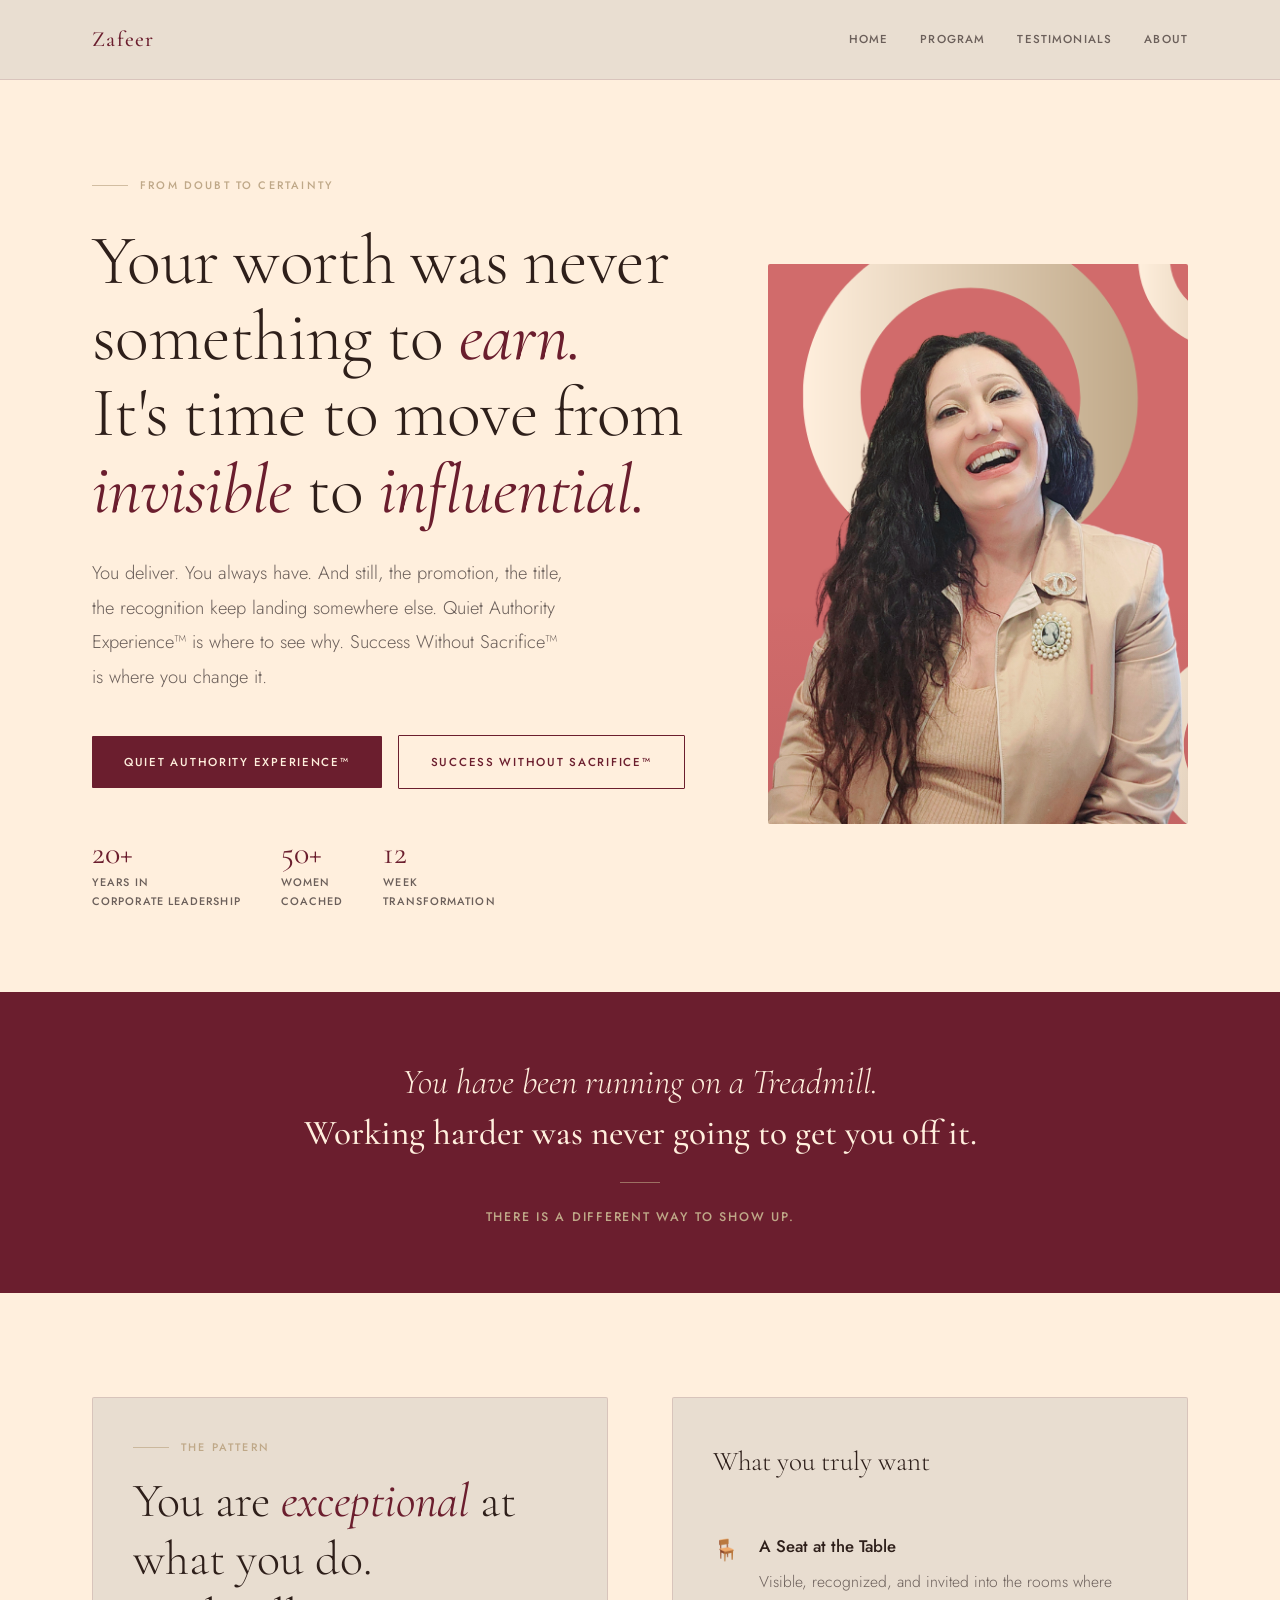
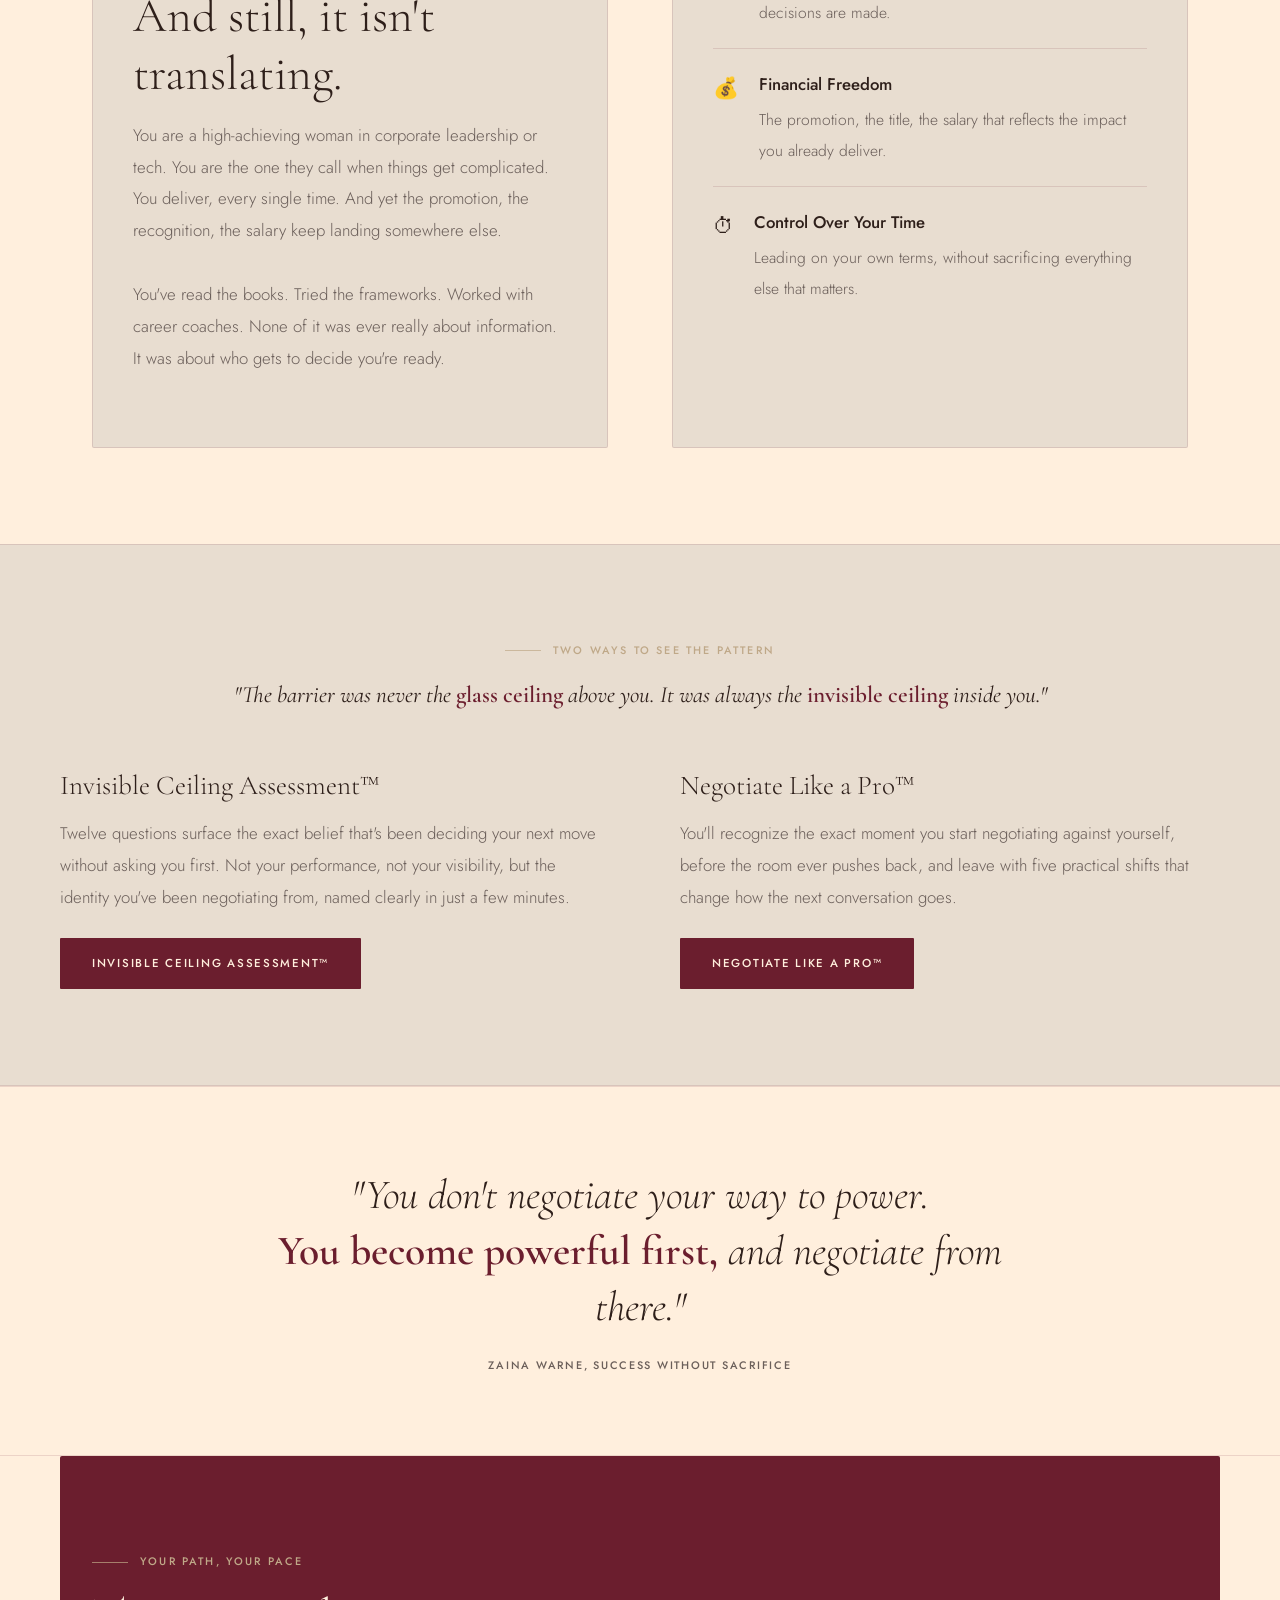
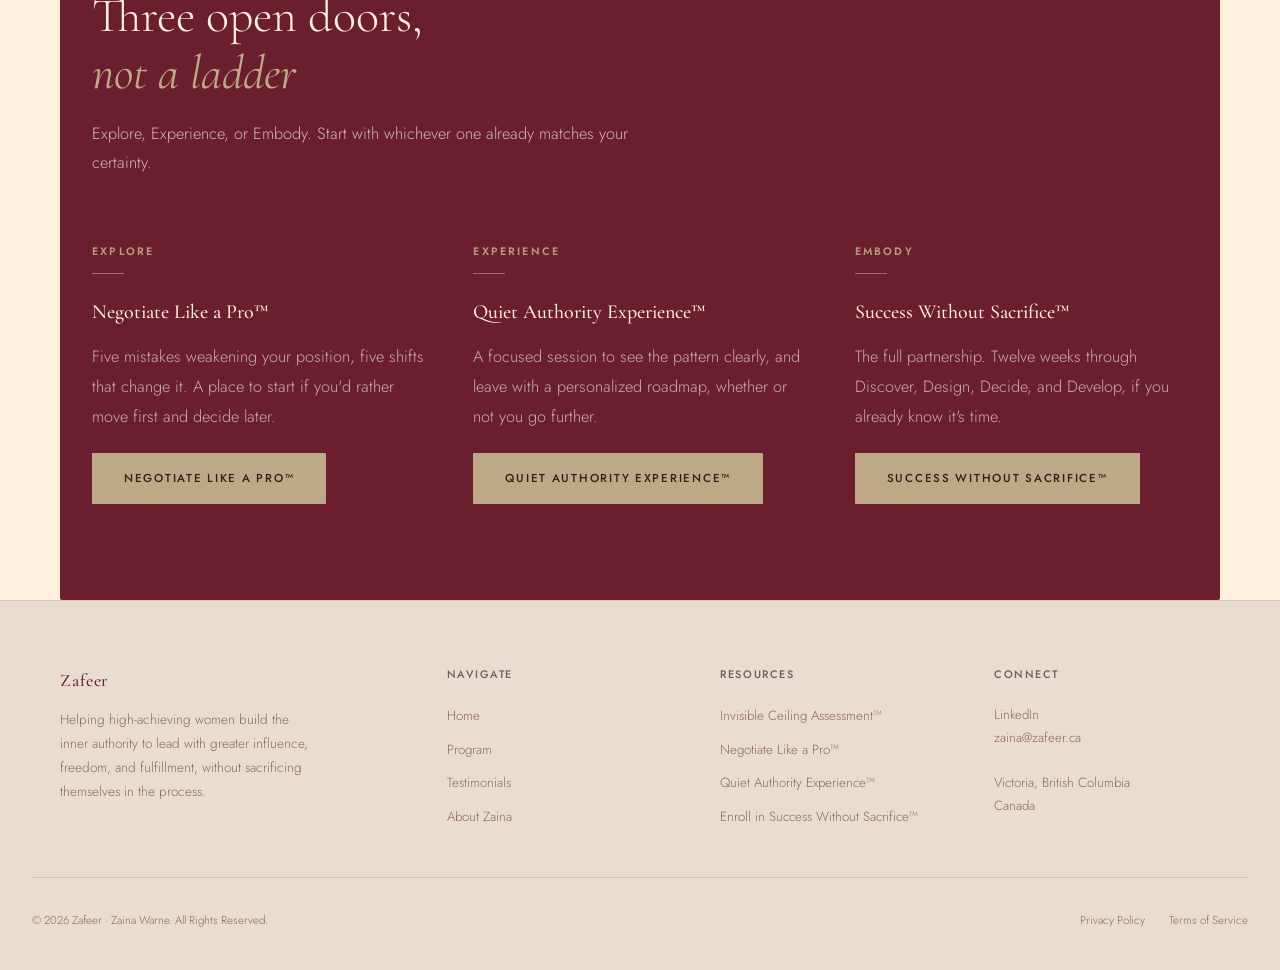
<file: index.html>
<!DOCTYPE html>
<html lang="en">
<head>
  <meta charset="UTF-8" />
  <meta name="viewport" content="width=device-width, initial-scale=1.0" />
  <title>Success Without Sacrifice | Zaina Warne, Quiet Authority for Women in Leadership</title>
  <meta name="description" content="Helping high-achieving women in leadership build the certainty to lead from who they are, not from a need to prove it. 12-week private coaching with Zaina Warne." />
  <meta name="robots" content="index, follow" />
  <meta property="og:title" content="Success Without Sacrifice | Zaina Warne" />
  <meta property="og:description" content="Helping high-achieving women build the inner authority to lead without sacrificing themselves in the process." />
  <meta property="og:url" content="https://zafeer.ca/" />
  <meta property="og:type" content="website" />
  <link href="https://fonts.googleapis.com/css2?family=Cormorant+Garamond:ital,wght@0,300;0,400;0,500;0,600;1,300;1,400;1,500;1,600&family=Jost:wght@300;400;500;600&display=swap" rel="stylesheet" />
  <style>
    *, *::before, *::after { box-sizing: border-box; margin: 0; padding: 0; }

    :root {
      --cream:        #FFEFDD;
      --cream-mid:    #DDD0C0;
      --cream-dark:   #C8B8A4;
      --burgundy:     #6B1E2E;
      --burgundy-lt:  #8B3040;
      --burgundy-pale:#F2EAE4;
      --text-dark:    #2E1F1A;
      --text-mid:     #6B5F5A;
      --text-light:   #8C6A56;
      --white:        #FAF7F4;
      --border:       rgba(107,30,46,0.13);
      --border-md:    rgba(107,30,46,0.22);
      --gold:         #C49A5A;
      --gold-muted:   #BFA888;
      --gray-cream:   #E8DDD0;
    }
    }

    html { scroll-behavior: smooth; }

    body {
      background: var(--cream);
      color: var(--text-dark);
      font-family: 'Jost', sans-serif;
      font-weight: 300;
      font-size: 17px;
      line-height: 1.8;
      overflow-x: hidden;
    }

    /* ─────────── NAV ─────────── */
    .nav-outer { border-bottom: 0.5px solid var(--border); position: sticky; top: 0; z-index: 100; background: rgba(232,221,208,0.95); backdrop-filter: blur(10px); }
    nav { max-width: 1160px; margin: 0 auto; padding: 1.25rem 2rem; display: flex; justify-content: space-between; align-items: center; gap: 1.5rem; }
    .nav-logo img { height: 44px; width: auto; }
    .nav-links { display: flex; align-items: center; gap: 2rem; }
    .nav-links a { font-size: 0.72rem; font-weight: 500; letter-spacing: 0.1em; text-transform: uppercase; color: var(--text-mid); text-decoration: none; transition: color 0.2s; }
    .nav-links a:hover { color: var(--burgundy); }
    .nav-links .nav-book { padding: 0.6rem 1.4rem; border: 1px solid var(--burgundy); color: var(--burgundy); border-radius: 1px; transition: background 0.2s, color 0.2s; }
    .nav-links .nav-book:hover { background: var(--burgundy); color: var(--cream); }
    .nav-hamburger { display: none; flex-direction: column; gap: 5px; cursor: pointer; padding: 4px; }
    .nav-hamburger span { display: block; width: 22px; height: 1.5px; background: var(--burgundy); transition: all 0.3s; }

    /* ─────────── HERO ─────────── */
    .hero {
      max-width: 1160px;
      margin: 0 auto;
      padding: 6rem 2rem 5rem;
      display: grid;
      grid-template-columns: 1fr 420px;
      gap: 4rem;
      align-items: center;
    }
    .hero-text {}
    .hero-eyebrow {
      font-size: 0.68rem;
      font-weight: 500;
      letter-spacing: 0.2em;
      text-transform: uppercase;
      color: var(--gold-muted);
      margin-bottom: 1.75rem;
      display: flex;
      align-items: center;
      gap: 0.75rem;
    }
    .hero-eyebrow::before {
      content: '';
      display: block;
      width: 36px;
      height: 0.5px;
      background: var(--gold-muted);
      opacity: 0.7;
    }
    .hero-headline {
      font-family: 'Cormorant Garamond', serif;
      font-size: clamp(2.8rem, 5.5vw, 4.5rem);
      font-weight: 300;
      line-height: 1.08;
      color: var(--text-dark);
      margin-bottom: 1.75rem;
      letter-spacing: -0.01em;
    }
    .hero-headline em { font-style: italic; color: var(--burgundy); font-weight: 400; }
    .hero-headline strong { font-weight: 500; }
    .hero-sub {
      font-size: 1.15rem;
      color: var(--text-mid);
      line-height: 1.9;
      max-width: 480px;
      margin-bottom: 2.5rem;
    }
    .hero-sub strong { color: var(--text-dark); font-weight: 500; }
    .hero-ctas { display: flex; gap: 1rem; flex-wrap: wrap; align-items: center; margin-bottom: 3rem; }
    .btn-primary { display: inline-block; padding: 0.95rem 2rem; background: var(--burgundy); color: var(--cream); font-family: 'Jost', sans-serif; font-size: 0.72rem; font-weight: 500; letter-spacing: 0.15em; text-transform: uppercase; text-decoration: none; border-radius: 1px; transition: background 0.2s, transform 0.15s; border: none; cursor: pointer; }
    .btn-primary:hover { background: var(--burgundy-lt); transform: translateY(-1px); }
    .btn-secondary { display: inline-block; padding: 0.95rem 2rem; background: transparent; color: var(--burgundy); font-family: 'Jost', sans-serif; font-size: 0.72rem; font-weight: 500; letter-spacing: 0.15em; text-transform: uppercase; text-decoration: none; border-radius: 1px; border: 1px solid var(--burgundy); transition: background 0.2s, color 0.2s; }
    .btn-cream { display: inline-block; padding: 0.95rem 2rem; background: var(--cream); color: var(--text-dark); font-family: 'Jost', sans-serif; font-size: 0.72rem; font-weight: 500; letter-spacing: 0.15em; text-transform: uppercase; text-decoration: none; border-radius: 1px; transition: background 0.2s; }
    .btn-gold { display: inline-block; padding: 0.95rem 2rem; background: var(--gold-muted); color: var(--text-dark); font-family: 'Jost', sans-serif; font-size: 0.72rem; font-weight: 500; letter-spacing: 0.15em; text-transform: uppercase; text-decoration: none; border-radius: 1px; transition: background 0.2s; }
    .btn-gold:hover { background: var(--cream-dark); }
    .btn-outline-gold { display: inline-block; padding: 0.95rem 2rem; border: 1px solid var(--gold-muted); color: var(--gold-muted); font-family: 'Jost', sans-serif; font-size: 0.72rem; font-weight: 500; letter-spacing: 0.15em; text-transform: uppercase; text-decoration: none; border-radius: 1px; transition: background 0.2s, color 0.2s; }
    .btn-outline-gold:hover { background: var(--gold-muted); color: var(--text-dark); border-color: var(--gold-muted); }
    .btn-cream:hover { background: #d8cbb8; }
    .btn-secondary:hover { background: var(--burgundy); color: var(--cream); }
    .hero-stats { display: flex; gap: 2.5rem; }
    .hero-stat-num { font-family: 'Cormorant Garamond', serif; font-size: 2rem; font-weight: 400; color: var(--burgundy); line-height: 1; margin-bottom: 0.25rem; }
    .hero-stat-label { font-size: 0.68rem; font-weight: 500; letter-spacing: 0.1em; text-transform: uppercase; color: var(--text-mid); }

    /* Hero image */
    .hero-image { position: relative; }
    .hero-image-inner {
      position: relative;
      border-radius: 2px;
      overflow: hidden;
    }
    .hero-image-inner::before {
      content: '';
      position: absolute;
      inset: 0;
      background: linear-gradient(to bottom, transparent 60%, rgba(44,24,16,0.08) 100%);
      z-index: 1;
    }
    .hero-image-inner img {
      width: 100%;
      height: 560px;
      object-fit: cover;
      object-position: center top;
      display: block;
    }
    .hero-image-badge { display: none; }

    /* ─────────── TREADMILL TEASE ─────────── */
    .treadmill {
      background: var(--burgundy);
      padding: 4rem 2rem;
      text-align: center;
    }
    .treadmill-inner { max-width: 680px; margin: 0 auto; }
    .treadmill p {
      font-family: 'Cormorant Garamond', serif;
      font-size: clamp(1.5rem, 3.5vw, 2.2rem);
      font-weight: 300;
      font-style: italic;
      color: var(--cream);
      line-height: 1.45;
      margin-bottom: 1.5rem;
    }
    .treadmill p strong { font-weight: 500; font-style: normal; }
    .treadmill-rule { width: 40px; height: 0.5px; background: var(--gold-muted); opacity: 0.6; margin: 1.5rem auto; }
    .treadmill-sub { font-size: 0.78rem; font-weight: 500; letter-spacing: 0.14em; text-transform: uppercase; color: var(--gold-muted); }

    /* ─────────── CLIENT SECTION ─────────── */
    .client-section { max-width: 1160px; margin: 0 auto; padding: 3rem 2rem 6rem; }
    .section-eyebrow { font-size: 0.68rem; font-weight: 500; letter-spacing: 0.2em; text-transform: uppercase; color: var(--gold-muted); margin-bottom: 1rem; display: flex; align-items: center; gap: 0.75rem; }
    .section-eyebrow::before { content: ''; display: block; width: 36px; height: 0.5px; background: var(--gold-muted); opacity: 0.7; }
    .section-title { font-family: 'Cormorant Garamond', serif; font-size: clamp(2rem, 4vw, 3rem); font-weight: 300; color: var(--text-dark); line-height: 1.2; margin-bottom: 1rem; }
    .section-title em { font-style: italic; color: var(--gold-muted); font-weight: 400; }
    .client-grid { display: grid; grid-template-columns: 1fr 1fr; gap: 4rem; align-items: stretch; margin-top: 3.5rem; }
    .client-text-card { background: var(--gray-cream); border: 0.5px solid var(--border); border-radius: 2px; padding: 2.5rem; display: flex; flex-direction: column; justify-content: center; }
    .client-desc { font-size: 1.05rem; color: var(--text-mid); line-height: 1.9; margin-bottom: 2rem; }
    .client-bullets { list-style: none; display: flex; flex-direction: column; gap: 1rem; }
    .client-bullets li { display: flex; gap: 0.875rem; font-size: 1.02rem; color: var(--text-mid); line-height: 1.75; }
    .client-bullets li::before { content: '✦'; color: var(--burgundy); font-size: 0.55rem; flex-shrink: 0; margin-top: 0.55rem; opacity: 0.7; }
    .client-desire { background: var(--gray-cream); border: 0.5px solid var(--border); border-radius: 2px; padding: 2.5rem; }
    .client-desire-title { font-family: 'Cormorant Garamond', serif; font-size: 1.7rem; font-weight: 300; color: var(--text-dark); margin-bottom: 1.5rem; }
    .desire-item { display: flex; align-items: flex-start; gap: 1.25rem; padding: 1.25rem 0; border-bottom: 0.5px solid var(--border); }
    .desire-item:last-child { border-bottom: none; }
    .desire-icon { font-size: 1.3rem; flex-shrink: 0; margin-top: 1px; }
    .desire-text strong { display: block; font-size: 1.05rem; font-weight: 500; color: var(--text-dark); margin-bottom: 0.35rem; }
    .desire-text span { font-size: 0.98rem; color: var(--text-mid); line-height: 1.6; }

    /* ─────────── INVISIBLE CEILING ─────────── */
    .ceiling-section {
      background: var(--gray-cream);
      border-top: 0.5px solid var(--border);
      border-bottom: 0.5px solid var(--border);
      padding: 6rem 2rem;
    }
    .ceiling-inner { max-width: 1160px; margin: 0 auto; display: grid; grid-template-columns: 1fr 1fr; gap: 5rem; align-items: start; }
    .ceiling-text .section-title { margin-bottom: 1.5rem; }
    .ceiling-body { font-size: 1.05rem; color: var(--text-mid); line-height: 1.9; margin-bottom: 1.5rem; }
    .ceiling-body strong { color: var(--text-dark); font-weight: 500; }
    .ceiling-visual {
      position: relative;
      background: var(--burgundy-pale);
      border: 0.5px solid var(--border);
      border-radius: 2px;
      padding: 3rem 2.5rem;
      text-align: center;
    }
    .ceiling-visual::before {
      content: '"';
      font-family: 'Cormorant Garamond', serif;
      font-size: 8rem;
      color: var(--burgundy);
      opacity: 0.1;
      position: absolute;
      top: -1rem;
      left: 1.5rem;
      line-height: 1;
    }
    .ceiling-quote {
      font-family: 'Cormorant Garamond', serif;
      font-size: clamp(1.15rem, 2vw, 1.45rem);
      font-weight: 400;
      font-style: italic;
      color: var(--text-dark);
      line-height: 1.6;
      margin-bottom: 1.5rem;
      position: relative;
      z-index: 1;
    }
    .ceiling-quote strong { font-style: normal; font-weight: 600; color: var(--burgundy); }
    .ceiling-cta-wrap { margin-top: 2rem; }

    /* ─────────── SECRET SAUCE ─────────── */
    .secret-sauce {
      background: var(--cream);
      padding: 5rem 2rem;
      text-align: center;
      border-top: 0.5px solid var(--border);
      border-bottom: 0.5px solid var(--border);
    }
    .secret-sauce-inner { max-width: 760px; margin: 0 auto; }
    .sauce-line {
      font-family: 'Cormorant Garamond', serif;
      font-size: clamp(1.6rem, 3.5vw, 2.6rem);
      font-weight: 300;
      font-style: italic;
      color: var(--text-dark);
      line-height: 1.35;
      margin-bottom: 1.25rem;
    }
    .sauce-line strong { font-style: normal; font-weight: 600; color: var(--burgundy); }
    .sauce-attr { font-size: 0.68rem; font-weight: 500; letter-spacing: 0.16em; text-transform: uppercase; color: var(--text-mid); }

    /* ─────────── MEET ZAINA ─────────── */
    .meet-zaina { max-width: 1160px; margin: 0 auto; padding: 6rem 2rem; display: grid; grid-template-columns: 1fr 1fr; gap: 5rem; align-items: start; }
    .meet-label { font-size: 0.68rem; font-weight: 500; letter-spacing: 0.2em; text-transform: uppercase; color: var(--burgundy); margin-bottom: 1rem; display: flex; align-items: center; gap: 0.75rem; }
    .meet-label::before { content: ''; display: block; width: 36px; height: 0.5px; background: var(--burgundy); opacity: 0.5; }
    .meet-headline { font-family: 'Cormorant Garamond', serif; font-size: clamp(1.9rem, 3.5vw, 2.8rem); font-weight: 300; color: var(--text-dark); line-height: 1.15; margin-bottom: 0.5rem; }
    .meet-headline em { font-style: italic; color: var(--burgundy); font-weight: 400; }
    .meet-tagline { font-size: 0.88rem; color: var(--text-mid); margin-bottom: 2rem; font-style: italic; }
    .meet-body { font-size: 1.05rem; color: var(--text-mid); line-height: 1.9; margin-bottom: 1.5rem; }
    .meet-highlight { font-family: 'Cormorant Garamond', serif; font-size: 1.1rem; font-weight: 500; font-style: italic; color: var(--text-dark); border-left: 2px solid var(--burgundy); padding-left: 1.25rem; margin: 1.75rem 0; line-height: 1.6; }
    .meet-stats { display: grid; grid-template-columns: repeat(3, 1fr); gap: 1.5rem; margin-top: 2.5rem; padding-top: 2rem; border-top: 0.5px solid var(--border); }
    .meet-stat-num { font-family: 'Cormorant Garamond', serif; font-size: 2rem; font-weight: 400; color: var(--burgundy); line-height: 1; margin-bottom: 0.3rem; }
    .meet-stat-label { font-size: 0.65rem; font-weight: 500; letter-spacing: 0.1em; text-transform: uppercase; color: var(--text-mid); line-height: 1.4; }
    .meet-image { position: relative; }
    .meet-image img { width: 100%; border-radius: 2px; object-fit: cover; object-position: center top; display: block; max-height: 600px; }
    .meet-image-caption { margin-top: 1rem; font-size: 0.75rem; color: var(--text-mid); font-style: italic; text-align: center; }

    /* ─────────── PROGRAM ─────────── */
    .program-section { background: var(--white); border-top: 0.5px solid var(--border); padding: 6rem 2rem; }
    .program-inner { max-width: 1160px; margin: 0 auto; }
    .program-header { max-width: 600px; margin-bottom: 4rem; }
    .program-grid { display: grid; grid-template-columns: repeat(3, 1fr); gap: 1.5rem; margin-bottom: 3rem; }
    .program-card { border: 0.5px solid var(--border); border-radius: 2px; padding: 2rem 1.75rem; background: var(--cream); transition: border-color 0.2s, box-shadow 0.2s; }
    .program-card:hover { border-color: var(--burgundy); box-shadow: 0 4px 24px rgba(107,30,46,0.06); }
    .program-step { font-size: 0.65rem; font-weight: 500; letter-spacing: 0.15em; text-transform: uppercase; color: var(--burgundy); margin-bottom: 1rem; }
    .program-card-title { font-family: 'Cormorant Garamond', serif; font-size: 1.35rem; font-weight: 500; color: var(--text-dark); margin-bottom: 0.75rem; }
    .program-card-body { font-size: 1rem; color: var(--text-mid); line-height: 1.85; }
    .program-promise { background: var(--burgundy); border-radius: 2px; padding: 2.5rem 3rem; display: flex; align-items: center; justify-content: space-between; gap: 2rem; flex-wrap: wrap; }
    .program-promise-text { font-family: 'Cormorant Garamond', serif; font-size: clamp(1.1rem, 2vw, 1.45rem); font-weight: 300; font-style: italic; color: var(--cream); line-height: 1.5; }
    .program-promise-text strong { font-style: normal; font-weight: 500; }
    .program-promise a { flex-shrink: 0; display: inline-block; padding: 0.875rem 1.75rem; border: 1px solid rgba(232,221,208,0.5); color: var(--cream); font-family: 'Jost', sans-serif; font-size: 0.7rem; font-weight: 500; letter-spacing: 0.15em; text-transform: uppercase; text-decoration: none; border-radius: 1px; transition: background 0.2s, border-color 0.2s; white-space: nowrap; }
    .program-promise a:hover { background: rgba(232,221,208,0.12); border-color: var(--cream); }

    /* ─────────── HOW IT WORKS ─────────── */
    .how-section { max-width: 1160px; margin: 0 auto; padding: 6rem 2rem; background: var(--burgundy); border-radius: 2px; }
    .how-grid { display: grid; grid-template-columns: repeat(3, 1fr); gap: 3rem; margin-top: 4rem; }
    .how-card { position: relative; }
    .how-num { font-family: 'Cormorant Garamond', serif; font-size: 3.5rem; font-weight: 300; color: var(--burgundy); opacity: 0.15; line-height: 1; margin-bottom: 0.5rem; }
    .how-rule { width: 32px; height: 1px; background: rgba(232,221,208,0.4); margin-bottom: 1.25rem; }
    .how-title { font-family: 'Cormorant Garamond', serif; font-size: 1.25rem; font-weight: 500; color: var(--cream); margin-bottom: 0.75rem; }
    .how-body { font-size: 1.02rem; color: rgba(232,221,208,0.75); line-height: 1.85; margin-bottom: 1.25rem; }
    .how-link { font-size: 0.7rem; font-weight: 500; letter-spacing: 0.1em; text-transform: uppercase; color: var(--burgundy); text-decoration: none; border-bottom: 0.5px solid var(--burgundy); padding-bottom: 1px; opacity: 0.8; transition: opacity 0.2s; }
    .how-section .section-eyebrow { color: var(--gold-muted); }
    .how-section .section-eyebrow::before { background: var(--gold-muted); }
    .how-section .section-title { color: var(--cream); }
    .how-section .section-title em { color: var(--gold-muted); font-style: italic; }
    .how-section .how-intro { color: rgba(232,221,208,0.8); }
    .how-section .how-layer-label { color: var(--gold-muted); opacity: 0.9; }
    .how-link:hover { opacity: 1; }

    /* ─────────── QUALIFYING ─────────── */
    .qualifying { background: var(--burgundy-pale); border-top: 0.5px solid var(--border); border-bottom: 0.5px solid var(--border); padding: 6rem 2rem; }
    .qualifying-inner { max-width: 1160px; margin: 0 auto; display: grid; grid-template-columns: 1fr 1fr; gap: 5rem; align-items: start; }
    .qualifying-checks { display: flex; flex-direction: column; gap: 1.25rem; margin-top: 2rem; }
    .check-item { display: flex; gap: 1rem; align-items: flex-start; }
    .check-box { width: 20px; height: 20px; border: 1px solid var(--burgundy); border-radius: 1px; flex-shrink: 0; display: flex; align-items: center; justify-content: center; margin-top: 2px; }
    .check-box::after { content: '✓'; font-size: 0.65rem; color: var(--burgundy); font-weight: 600; }
    .check-text { font-size: 1.02rem; color: var(--text-mid); line-height: 1.75; }
    .qualifying-cta { padding-top: 2rem; }
    .qualifying-cta-title { font-family: 'Cormorant Garamond', serif; font-size: clamp(1.5rem, 3vw, 2.2rem); font-weight: 300; color: var(--text-dark); line-height: 1.3; margin-bottom: 1.25rem; }
    .qualifying-cta-title em { font-style: italic; color: var(--burgundy); }
    .qualifying-body { font-size: 1.02rem; color: var(--text-mid); line-height: 1.9; margin-bottom: 2rem; }

    /* ─────────── LEAD MAGNET ─────────── */
    .lead-magnet { max-width: 1160px; margin: 0 auto; padding: 6rem 2rem; }
    .lead-magnet-card { background: var(--text-dark); border-radius: 2px; padding: 4rem; display: grid; grid-template-columns: 1fr auto; gap: 3rem; align-items: center; }
    .lm-eyebrow { font-size: 0.65rem; font-weight: 500; letter-spacing: 0.2em; text-transform: uppercase; color: rgba(232,221,208,0.55); margin-bottom: 1rem; }
    .lm-title { font-family: 'Cormorant Garamond', serif; font-size: clamp(1.6rem, 3vw, 2.3rem); font-weight: 300; color: var(--cream); line-height: 1.2; margin-bottom: 0.75rem; }
    .lm-title em { font-style: italic; color: var(--cream-dark); font-weight: 400; }
    .lm-body { font-size: 0.88rem; color: rgba(232,221,208,0.7); line-height: 1.8; max-width: 480px; margin-bottom: 2rem; }
    .lm-btn { display: inline-block; padding: 1rem 2rem; background: var(--cream); color: var(--text-dark); font-family: 'Jost', sans-serif; font-size: 0.72rem; font-weight: 500; letter-spacing: 0.14em; text-transform: uppercase; text-decoration: none; border-radius: 1px; transition: background 0.2s; }
    .lm-btn:hover { background: var(--cream-dark); }
    .lm-decoration { font-family: 'Cormorant Garamond', serif; font-size: 8rem; font-weight: 300; font-style: italic; color: rgba(232,221,208,0.06); line-height: 1; white-space: nowrap; user-select: none; }

    /* ─────────── FAQ ─────────── */
    .faq-section { background: var(--white); border-top: 0.5px solid var(--border); padding: 6rem 2rem; }
    .faq-inner { max-width: 800px; margin: 0 auto; }
    .faq-item { border-bottom: 0.5px solid var(--border); }
    .faq-question { display: flex; justify-content: space-between; align-items: center; padding: 1.5rem 0; cursor: pointer; gap: 1rem; }
    .faq-q-text { font-size: 0.93rem; font-weight: 500; color: var(--text-dark); line-height: 1.5; }
    .faq-icon { width: 20px; height: 20px; flex-shrink: 0; position: relative; }
    .faq-icon::before, .faq-icon::after { content: ''; position: absolute; background: var(--burgundy); border-radius: 1px; transition: transform 0.3s, opacity 0.3s; }
    .faq-icon::before { width: 12px; height: 1px; top: 50%; left: 50%; transform: translate(-50%, -50%); }
    .faq-icon::after { width: 1px; height: 12px; top: 50%; left: 50%; transform: translate(-50%, -50%); }
    .faq-item.open .faq-icon::after { transform: translate(-50%, -50%) rotate(90deg); opacity: 0; }
    .faq-answer { max-height: 0; overflow: hidden; transition: max-height 0.4s ease, padding 0.3s ease; }
    .faq-answer-inner { font-size: 1.02rem; color: var(--text-mid); line-height: 1.9; padding-bottom: 1.5rem; }
    .faq-answer-inner a { color: var(--burgundy); text-decoration: none; font-weight: 500; }
    .faq-answer-inner a:hover { text-decoration: underline; }
    .faq-answer-inner strong { color: var(--text-dark); font-weight: 500; }
    .faq-item.open .faq-answer { max-height: 600px; }

    /* ─────────── FINAL CTA ─────────── */
    .final-cta { padding: 7rem 2rem; text-align: center; }
    .final-cta-inner { max-width: 640px; margin: 0 auto; }
    .final-rule { width: 40px; height: 0.5px; background: var(--burgundy); margin: 0 auto 2.5rem; opacity: 0.4; }
    .final-title { font-family: 'Cormorant Garamond', serif; font-size: clamp(2rem, 4.5vw, 3.25rem); font-weight: 300; color: var(--text-dark); line-height: 1.2; margin-bottom: 1.25rem; }
    .final-title em { font-style: italic; color: var(--burgundy); font-weight: 400; }
    .final-body { font-size: 1.05rem; color: var(--text-mid); line-height: 1.9; margin-bottom: 2.5rem; }
    .final-ctas { display: flex; justify-content: center; gap: 1rem; flex-wrap: wrap; }

    /* ─────────── FOOTER ─────────── */
    footer { background: var(--gray-cream); border-top: 0.5px solid var(--border); padding: 4rem 2rem 2.5rem; }
    .footer-inner { max-width: 1160px; margin: 0 auto; display: grid; grid-template-columns: 1.5fr 1fr 1fr 1fr; gap: 3rem; margin-bottom: 3rem; }
    .footer-brand-desc { font-size: 0.85rem; color: var(--text-light); line-height: 1.75; margin-top: 0.75rem; max-width: 260px; }
    .footer-col-title { font-size: 0.68rem; font-weight: 500; letter-spacing: 0.14em; text-transform: uppercase; color: var(--text-mid); margin-bottom: 1.25rem; }
    .footer-links { display: flex; flex-direction: column; gap: 0.6rem; }
    .footer-links a { font-size: 0.83rem; color: var(--text-light); text-decoration: none; transition: color 0.2s; }
    .footer-links a:hover { color: var(--burgundy); }
    .footer-contact { font-size: 0.83rem; color: var(--text-light); line-height: 1.7; }
    .footer-contact a { color: var(--text-light); text-decoration: none; transition: color 0.2s; }
    .footer-contact a:hover { color: var(--burgundy); }
    .footer-bottom { border-top: 0.5px solid var(--border); padding-top: 2rem; display: flex; justify-content: space-between; align-items: center; flex-wrap: wrap; gap: 1rem; }
    .footer-copy { font-size: 0.72rem; color: var(--text-light); }
    .footer-bottom-links { display: flex; gap: 1.5rem; }
    .footer-bottom-links a { font-size: 0.72rem; color: var(--text-light); text-decoration: none; transition: color 0.2s; }
    .footer-bottom-links a:hover { color: var(--burgundy); }
    .footer-logo { font-family: 'Cormorant Garamond', serif; font-size: 1.1rem; font-weight: 500; color: var(--burgundy); letter-spacing: 0.05em; }

    /* ─────────── ANIMATIONS ─────────── */
    .fade-up { opacity: 0; transform: translateY(24px); transition: opacity 0.65s ease, transform 0.65s ease; }
    .fade-up.visible { opacity: 1; transform: translateY(0); }

    @keyframes heroIn { from { opacity: 0; transform: translateY(20px); } to { opacity: 1; transform: translateY(0); } }
    .hero-text { animation: heroIn 0.75s ease both; }
    .hero-image { animation: heroIn 0.75s 0.15s ease both; }

    /* ─────────── MOBILE ─────────── */
    @media (max-width: 900px) {
      .hero { grid-template-columns: 1fr; gap: 2.5rem; padding: 4rem 1.5rem; }
      .hero-image-inner img { height: 420px; }
      .hero-image-badge { left: -0.5rem; bottom: -0.5rem; }
      .client-grid, .ceiling-inner, .qualifying-inner, .meet-zaina { grid-template-columns: 1fr; gap: 2.5rem; }
      .ceiling-quote { white-space: normal !important; }
      .program-grid { grid-template-columns: 1fr 1fr; }
      .how-grid { grid-template-columns: 1fr; gap: 2rem; }
      .lead-magnet-card { grid-template-columns: 1fr; gap: 1.5rem; }
      .lm-decoration { display: none; }
      .footer-inner { grid-template-columns: 1fr 1fr; gap: 2rem; }
      nav .nav-links { display: none; }
      nav .nav-links.open { display: flex; flex-direction: column; position: absolute; top: 100%; left: 0; right: 0; background: var(--cream); border-bottom: 0.5px solid var(--border); padding: 1.5rem 2rem; gap: 1.25rem; }
      .nav-hamburger { display: flex; }
      .meet-stats { grid-template-columns: repeat(3, 1fr); }
    }

    @media (max-width: 600px) {
      .program-grid { grid-template-columns: 1fr; }
      .hero-stats { gap: 1.5rem; }
      .footer-inner { grid-template-columns: 1fr; }
      .final-ctas { flex-direction: column; align-items: center; }
      .program-promise { flex-direction: column; }
    }
  </style>
</head>
<body>

  <!-- ═══ NAV ═══ -->
  <div class="nav-outer">
    <nav>
      <a href="https://zafeer.ca/" style="text-decoration:none;">
        <span style="font-family:'Cormorant Garamond',serif;font-size:1.35rem;font-weight:500;color:var(--burgundy);letter-spacing:0.06em;">Zafeer</span>
      </a>
      <div class="nav-links" id="navLinks">
        <a href="https://zafeer.ca/index.html">Home</a>
        <a href="https://zafeer.ca/program.html">Program</a>
        <a href="https://zafeer.ca/testimonials.html">Testimonials</a>
        <a href="https://zafeer.ca/about.html">About</a>
      </div>
      <div class="nav-hamburger" id="hamburger" onclick="toggleMenu()">
        <span></span><span></span><span></span>
      </div>
    </nav>
  </div>

  <!-- ═══ HERO ═══ -->
  <section class="hero">
    <div class="hero-text">
      <div class="hero-eyebrow">From Doubt to Certainty</div>
      <h1 class="hero-headline">
        Your worth was never<br>
        something to <em>earn.</em><br>
        It's time to move from <em>invisible</em> to <em>influential.</em>
      </h1>
      <p class="hero-sub">
        You deliver. You always have. And still, the promotion, the title, the recognition keep landing somewhere else. Quiet Authority Experience™ is where to see why. Success Without Sacrifice™ is where you change it.
      </p>
      <div class="hero-ctas">
        <a href="https://zainawarne.com/quiet-authority-experience.html" class="btn-primary">Quiet Authority Experience™</a>
        <a href="https://zafeer.ca/success-without-sacrifice-payment.html" class="btn-secondary">Success Without Sacrifice™</a>
      </div>
      <div class="hero-stats">
        <div>
          <div class="hero-stat-num">20+</div>
          <div class="hero-stat-label">Years in<br>Corporate Leadership</div>
        </div>
        <div>
          <div class="hero-stat-num">50+</div>
          <div class="hero-stat-label">Women<br>Coached</div>
        </div>
        <div>
          <div class="hero-stat-num">12</div>
          <div class="hero-stat-label">Week<br>Transformation</div>
        </div>
      </div>
    </div>
    <div class="hero-image">
      <div class="hero-image-inner">
        <img src="me.png" alt="Zaina Warne, Founder of Zafeer and Success Without Sacrifice" />
      </div>
      <div class="hero-image-badge">
        <div class="badge-quote">"You don't negotiate your way to power. You become powerful first."</div>
        <div class="badge-attr">Zaina Warne</div>
      </div>
    </div>
  </section>

  <!-- ═══ TREADMILL TEASE ═══ -->
  <div class="treadmill">
    <div class="treadmill-inner">
      <p>You have been running on a Treadmill.<br><strong>Working harder was never going to get you off it.</strong></p>
      <div class="treadmill-rule"></div>
      <div class="treadmill-sub">There is a different way to show up.</div>
    </div>
  </div>

  <!-- ═══ TARGET CLIENT ═══ -->
  <section class="client-section fade-up">
    <div class="client-grid">
      <div class="client-text-card">
        <div class="section-eyebrow">The Pattern</div>
        <h2 class="section-title">You are <em style="color:var(--burgundy);">exceptional</em> at what you do.<br>And still, it isn't translating.</h2>
        <p class="client-desc">You are a high-achieving woman in corporate leadership or tech. You are the one they call when things get complicated. You deliver, every single time. And yet the promotion, the recognition, the salary keep landing somewhere else.</p>
        <p class="client-desc">You've read the books. Tried the frameworks. Worked with career coaches. None of it was ever really about information. It was about who gets to decide you're ready.</p>
      </div>
      <div class="client-desire">
        <div class="client-desire-title">What you truly want</div>
        <div class="desire-item">
          <div class="desire-icon">🪑</div>
          <div class="desire-text">
            <strong>A Seat at the Table</strong>
            <span>Visible, recognized, and invited into the rooms where decisions are made.</span>
          </div>
        </div>
        <div class="desire-item">
          <div class="desire-icon">💰</div>
          <div class="desire-text">
            <strong>Financial Freedom</strong>
            <span>The promotion, the title, the salary that reflects the impact you already deliver.</span>
          </div>
        </div>
        <div class="desire-item">
          <div class="desire-icon">⏱</div>
          <div class="desire-text">
            <strong>Control Over Your Time</strong>
            <span>Leading on your own terms, without sacrificing everything else that matters.</span>
          </div>
        </div>
      </div>
    </div>
  </section>

  <!-- ═══ TWO LEAD MAGNETS ═══ -->
  <section class="ceiling-section">
    <div style="max-width:1160px;margin:0 auto 3.5rem;text-align:center;">
      <div class="section-eyebrow" style="justify-content:center;">Two Ways to See the Pattern</div>
      <div class="ceiling-quote" style="max-width:960px;margin:0 auto;white-space:nowrap;">"The barrier was never the <strong>glass ceiling</strong> above you. It was always the <strong>invisible ceiling</strong> inside you."</div>
    </div>
    <div class="ceiling-inner">
      <div class="fade-up">
        <h3 class="section-title" style="font-size:1.7rem;">Invisible Ceiling Assessment™</h3>
        <p class="ceiling-body">Twelve questions surface the exact belief that's been deciding your next move without asking you first. Not your performance, not your visibility, but the identity you've been negotiating from, named clearly in just a few minutes.</p>
        <a href="https://zainawarne.com/" class="btn-primary" target="_blank" rel="noopener">Invisible Ceiling Assessment™</a>
      </div>
      <div class="fade-up">
        <h3 class="section-title" style="font-size:1.7rem;">Negotiate Like a Pro™</h3>
        <p class="ceiling-body">You'll recognize the exact moment you start negotiating against yourself, before the room ever pushes back, and leave with five practical shifts that change how the next conversation goes.</p>
        <a href="https://zafeer.ca/negotiate-like-a-pro/" class="btn-primary">Negotiate Like a Pro™</a>
      </div>
    </div>
  </section>

  <!-- ═══ SECRET SAUCE ═══ -->
  <div class="secret-sauce">
    <div class="secret-sauce-inner">
      <div class="sauce-line">"You don't negotiate your way to power.<br><strong>You become powerful first,</strong> and negotiate from there."</div>
      <div class="sauce-attr">Zaina Warne, Success Without Sacrifice</div>
    </div>
  </div>

  <!-- ═══ HOW IT WORKS ═══ -->
  <section class="how-section">
    <div class="section-eyebrow fade-up">Your Path, Your Pace</div>
    <h2 class="section-title fade-up">Three open doors,<br><em>not a ladder</em></h2>
    <p class="fade-up how-intro" style="font-size:1.02rem;line-height:1.8;margin-top:1rem;max-width:600px;">Explore, Experience, or Embody. Start with whichever one already matches your certainty.</p>
    <div class="how-grid">
      <div class="how-card fade-up">
        <div class="how-layer-label" style="font-size:0.68rem;font-weight:600;letter-spacing:0.2em;text-transform:uppercase;margin-bottom:0.75rem;">Explore</div>
        <div class="how-rule"></div>
        <div class="how-title">Negotiate Like a Pro™</div>
        <p class="how-body">Five mistakes weakening your position, five shifts that change it. A place to start if you'd rather move first and decide later.</p>
        <a href="https://zafeer.ca/negotiate-like-a-pro/" class="btn-gold">Negotiate Like a Pro™</a>
      </div>
      <div class="how-card fade-up">
        <div class="how-layer-label" style="font-size:0.68rem;font-weight:600;letter-spacing:0.2em;text-transform:uppercase;margin-bottom:0.75rem;">Experience</div>
        <div class="how-rule"></div>
        <div class="how-title">Quiet Authority Experience™</div>
        <p class="how-body">A focused session to see the pattern clearly, and leave with a personalized roadmap, whether or not you go further.</p>
        <a href="https://zainawarne.com/quiet-authority-experience.html" class="btn-gold">Quiet Authority Experience™</a>
      </div>
      <div class="how-card fade-up">
        <div class="how-layer-label" style="font-size:0.68rem;font-weight:600;letter-spacing:0.2em;text-transform:uppercase;margin-bottom:0.75rem;">Embody</div>
        <div class="how-rule"></div>
        <div class="how-title">Success Without Sacrifice™</div>
        <p class="how-body">The full partnership. Twelve weeks through Discover, Design, Decide, and Develop, if you already know it's time.</p>
        <a href="https://zafeer.ca/success-without-sacrifice-payment.html" class="btn-gold">Success Without Sacrifice™</a>
      </div>
    </div>
  </section>

  <!-- ═══ FOOTER ═══ -->
  <footer>
    <div class="footer-inner">
      <div>
        <div class="footer-logo">Zafeer</div>
        <p class="footer-brand-desc">Helping high-achieving women build the inner authority to lead with greater influence, freedom, and fulfillment, without sacrificing themselves in the process.</p>
      </div>
      <div>
        <div class="footer-col-title">Navigate</div>
        <div class="footer-links">
          <a href="https://zafeer.ca/index.html">Home</a>
          <a href="https://zafeer.ca/program.html">Program</a>
          <a href="https://zafeer.ca/testimonials.html">Testimonials</a>
          <a href="https://zafeer.ca/about.html">About Zaina</a>
        </div>
      </div>
      <div>
        <div class="footer-col-title">Resources</div>
        <div class="footer-links">
          <a href="https://zainawarne.com/" target="_blank" rel="noopener">Invisible Ceiling Assessment™</a>
          <a href="https://zafeer.ca/negotiate-like-a-pro/">Negotiate Like a Pro™</a>
          <a href="https://zainawarne.com/quiet-authority-experience.html" target="_blank" rel="noopener">Quiet Authority Experience™</a>
          <a href="https://zafeer.ca/success-without-sacrifice-payment.html">Enroll in Success Without Sacrifice™</a>
        </div>
      </div>
      <div>
        <div class="footer-col-title">Connect</div>
        <div class="footer-contact">
          <a href="https://www.linkedin.com/in/zaina-warne/" target="_blank" rel="noopener">LinkedIn</a><br>
          <a href="mailto:zaina@zafeer.ca">zaina@zafeer.ca</a><br><br>
          Victoria, British Columbia<br>Canada
        </div>
      </div>
    </div>
    <div class="footer-bottom">
      <div class="footer-copy">© 2026 Zafeer · Zaina Warne. All Rights Reserved.</div>
      <div class="footer-bottom-links">
        <a href="#">Privacy Policy</a>
        <a href="#">Terms of Service</a>
      </div>
    </div>
  </footer>

  <script>
    // Mobile menu
    function toggleMenu() {
      const links = document.getElementById('navLinks');
      links.classList.toggle('open');
    }

    // FAQ accordion
    function toggleFaq(el) {
      const item = el.parentElement;
      const isOpen = item.classList.contains('open');
      document.querySelectorAll('.faq-item.open').forEach(i => i.classList.remove('open'));
      if (!isOpen) item.classList.add('open');
    }

    // Scroll fade-in
    const observer = new IntersectionObserver((entries) => {
      entries.forEach(e => { if (e.isIntersecting) { e.target.classList.add('visible'); } });
    }, { threshold: 0.1 });
    document.querySelectorAll('.fade-up').forEach(el => observer.observe(el));
  </script>

</body>
</html>
</file>
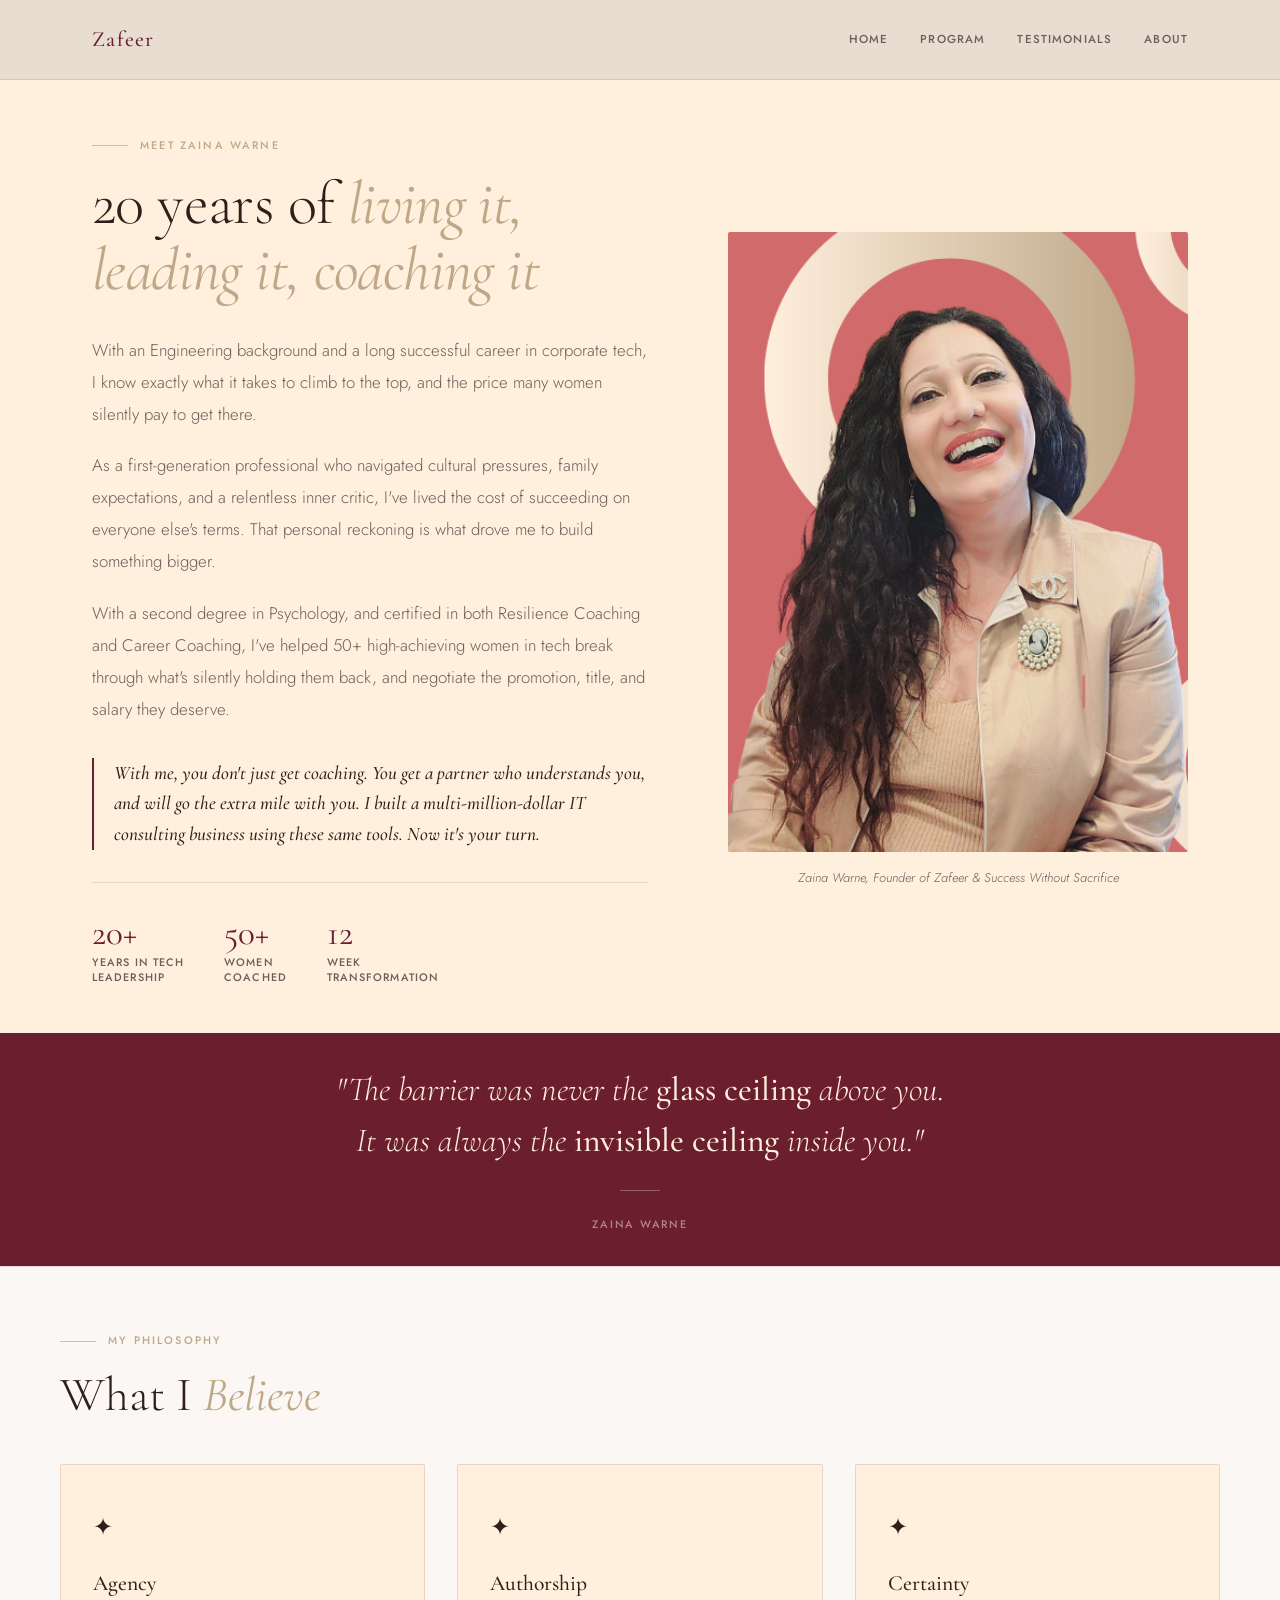
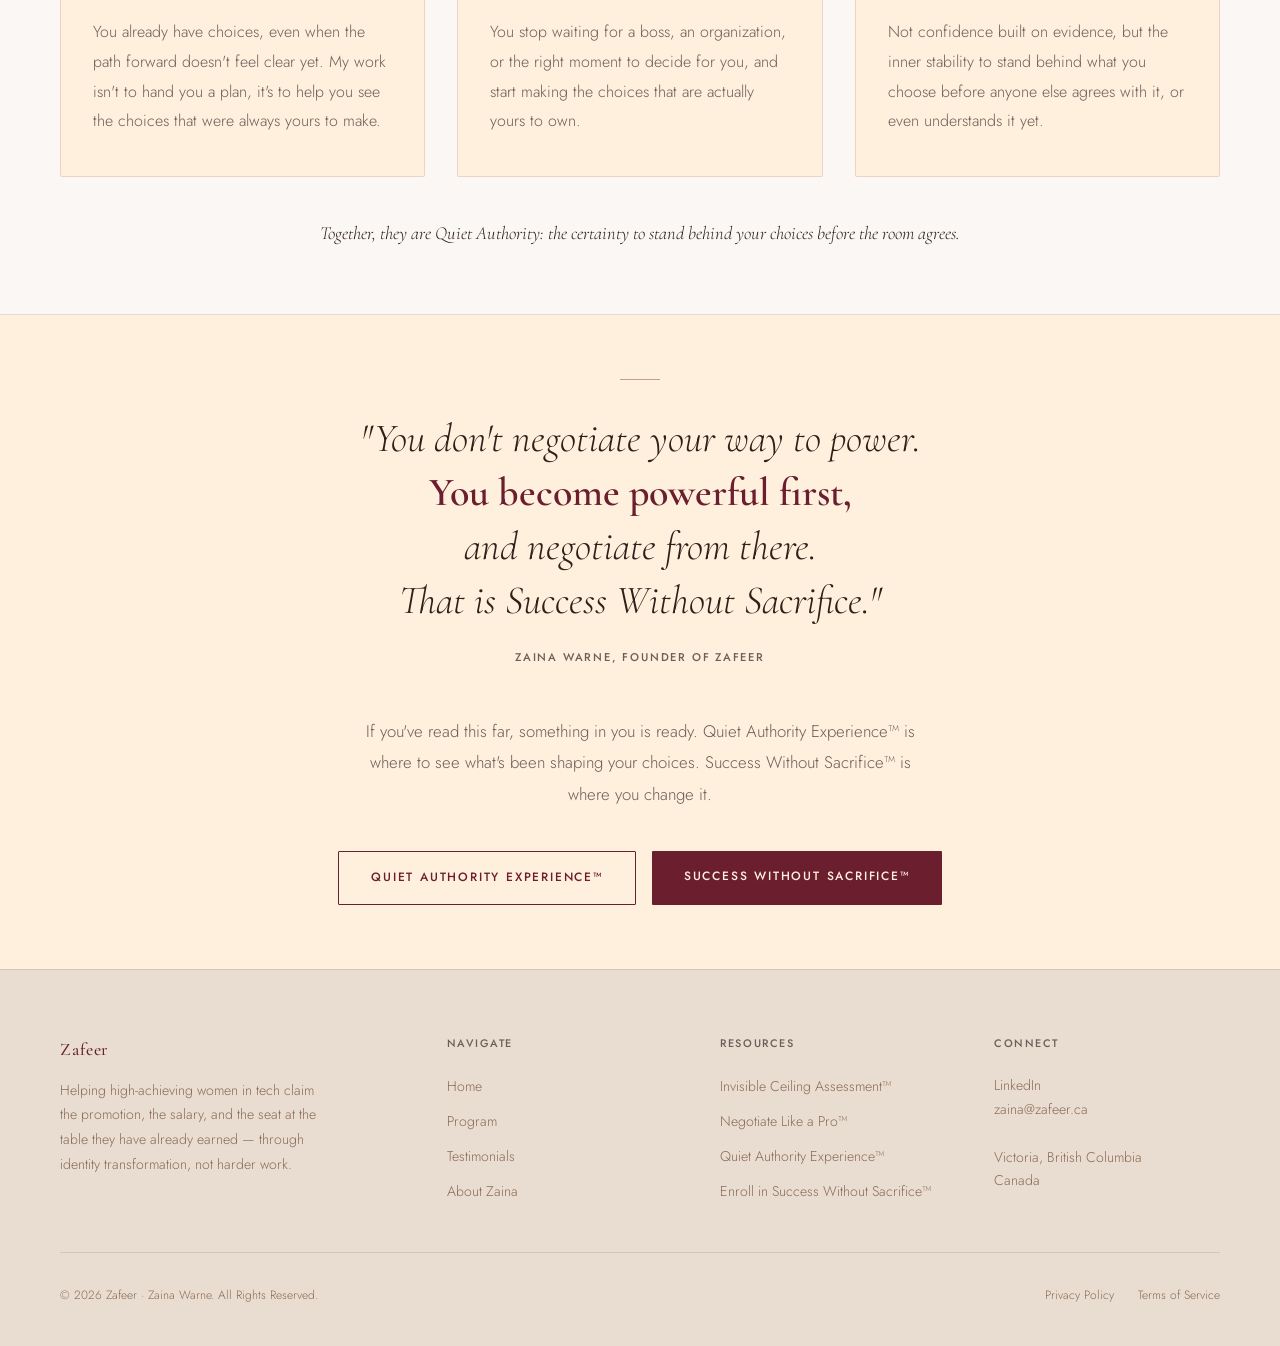
<file: about.html>
<!DOCTYPE html>
<html lang="en">
<head>
  <meta charset="UTF-8" />
  <meta name="viewport" content="width=device-width, initial-scale=1.0" />
  <title>Meet Zaina Warne | Success Without Sacrifice</title>
  <meta name="description" content="20 years of living it, leading it, coaching it. Zaina Warne helps high-achieving women in tech claim the promotion, title, and salary they deserve." />
  <meta name="robots" content="index, follow" />
  <link href="https://fonts.googleapis.com/css2?family=Cormorant+Garamond:ital,wght@0,300;0,400;0,500;0,600;1,300;1,400;1,500;1,600&family=Jost:wght@300;400;500;600&display=swap" rel="stylesheet" />
  <style>
    *, *::before, *::after { box-sizing: border-box; margin: 0; padding: 0; }

    :root {
      --cream:        #FFEFDD;
      --cream-mid:    #DDD0C0;
      --cream-dark:   #C8B8A4;
      --burgundy:     #6B1E2E;
      --burgundy-lt:  #8B3040;
      --burgundy-pale:#F2EAE4;
      --text-dark:    #2E1F1A;
      --text-mid:     #6B5F5A;
      --text-light:   #8C6A56;
      --white:        #FAF7F4;
      --border:       rgba(107,30,46,0.13);
      --gold:         #C49A5A;
      --gold-muted:   #BFA888;
      --gray-cream:   #E8DDD0;
    }

    html { scroll-behavior: smooth; }

    body {
      background: var(--cream);
      color: var(--text-dark);
      font-family: 'Jost', sans-serif;
      font-weight: 300;
      font-size: 17px;
      line-height: 1.8;
      overflow-x: hidden;
    }

    /* ── NAV ── */
    .nav-outer { border-bottom: 0.5px solid var(--border); position: sticky; top: 0; z-index: 100; background: var(--gray-cream); backdrop-filter: blur(10px); }
    nav { max-width: 1160px; margin: 0 auto; padding: 1.25rem 2rem; display: flex; justify-content: space-between; align-items: center; gap: 1.5rem; }
    .nav-links { display: flex; align-items: center; gap: 2rem; }
    .nav-links a { font-size: 0.72rem; font-weight: 500; letter-spacing: 0.1em; text-transform: uppercase; color: var(--text-mid); text-decoration: none; transition: color 0.2s; }
    .nav-links a:hover { color: var(--burgundy); }
    .nav-links .nav-book { padding: 0.6rem 1.4rem; border: 1px solid var(--burgundy); color: var(--burgundy); border-radius: 1px; transition: background 0.2s, color 0.2s; }
    .nav-links .nav-book:hover { background: var(--burgundy); color: var(--cream); }
    .nav-hamburger { display: none; flex-direction: column; gap: 5px; cursor: pointer; padding: 4px; }
    .nav-hamburger span { display: block; width: 22px; height: 1.5px; background: var(--burgundy); }

    /* ── BUTTONS ── */
    .btn-primary { display: inline-block; padding: 0.95rem 2rem; background: var(--burgundy); color: var(--cream); font-family: 'Jost', sans-serif; font-size: 0.75rem; font-weight: 500; letter-spacing: 0.15em; text-transform: uppercase; text-decoration: none; border-radius: 1px; transition: background 0.2s, transform 0.15s; }
    .btn-primary:hover { background: var(--burgundy-lt); transform: translateY(-1px); }
    .btn-secondary { display: inline-block; padding: 0.95rem 2rem; background: transparent; color: var(--burgundy); font-family: 'Jost', sans-serif; font-size: 0.75rem; font-weight: 500; letter-spacing: 0.15em; text-transform: uppercase; text-decoration: none; border-radius: 1px; border: 1px solid var(--burgundy); transition: background 0.2s, color 0.2s; }
    .btn-secondary:hover { background: var(--burgundy); color: var(--cream); }

    /* ── SHARED ── */
    .section-eyebrow { font-size: 0.68rem; font-weight: 500; letter-spacing: 0.2em; text-transform: uppercase; color: var(--gold-muted); margin-bottom: 1rem; display: flex; align-items: center; gap: 0.75rem; }
    .section-eyebrow::before { content: ''; display: block; width: 36px; height: 0.5px; background: var(--gold-muted); opacity: 0.7; }

    /* ── HERO / MEET ZAINA ── */
    .meet-section {
      max-width: 1160px;
      margin: 0 auto;
      padding: 3.5rem 2rem 3rem;
      display: grid;
      grid-template-columns: 1fr 460px;
      gap: 5rem;
      align-items: center;
    }
    .meet-eyebrow { font-size: 0.68rem; font-weight: 500; letter-spacing: 0.2em; text-transform: uppercase; color: var(--gold-muted); margin-bottom: 1rem; display: flex; align-items: center; gap: 0.75rem; }
    .meet-eyebrow::before { content: ''; display: block; width: 36px; height: 0.5px; background: var(--gold-muted); opacity: 0.7; }
    .meet-headline {
      font-family: 'Cormorant Garamond', serif;
      font-size: clamp(2.4rem, 5vw, 3.8rem);
      font-weight: 300;
      color: var(--text-dark);
      line-height: 1.08;
      margin-bottom: 2rem;
      letter-spacing: -0.01em;
    }
    .meet-headline em { font-style: italic; color: var(--gold-muted); font-weight: 400; }
    .meet-body {
      font-size: 1.05rem;
      color: var(--text-mid);
      line-height: 1.9;
      margin-bottom: 1.25rem;
    }
    .meet-closer {
      font-family: 'Cormorant Garamond', serif;
      font-size: 1.2rem;
      font-weight: 500;
      font-style: italic;
      color: var(--text-dark);
      border-left: 2px solid var(--burgundy);
      padding-left: 1.25rem;
      margin: 2rem 0;
      line-height: 1.6;
    }
    .meet-stats {
      display: flex;
      gap: 2.5rem;
      padding-top: 2rem;
      margin-top: 2rem;
      border-top: 0.5px solid var(--border);
    }
    .meet-stat-num { font-family: 'Cormorant Garamond', serif; font-size: 2.2rem; font-weight: 400; color: var(--burgundy); line-height: 1; margin-bottom: 0.3rem; }
    .meet-stat-label { font-size: 0.68rem; font-weight: 500; letter-spacing: 0.1em; text-transform: uppercase; color: var(--text-mid); line-height: 1.4; }

    /* ── PHOTO ── */
    .meet-image { position: relative; }
    .meet-image img {
      width: 100%;
      height: 620px;
      object-fit: cover;
      object-position: center top;
      border-radius: 2px;
      display: block;
    }
    .meet-image-caption {
      margin-top: 0.875rem;
      font-size: 0.8rem;
      color: var(--text-mid);
      font-style: italic;
      text-align: center;
    }

    /* ── TREADMILL STRIPE ── */
    .stripe {
      background: var(--burgundy);
      padding: 2rem 2rem;
      text-align: center;
    }
    .stripe-inner { max-width: 700px; margin: 0 auto; }
    .stripe-inner p {
      font-family: 'Cormorant Garamond', serif;
      font-size: clamp(1.5rem, 3vw, 2.1rem);
      font-weight: 300;
      font-style: italic;
      color: var(--cream);
      line-height: 1.5;
    }
    .stripe-inner p strong { font-style: normal; font-weight: 500; }
    .stripe-rule { width: 40px; height: 0.5px; background: rgba(232,221,208,0.35); margin: 1.5rem auto; }
    .stripe-attr { font-size: 0.68rem; font-weight: 500; letter-spacing: 0.16em; text-transform: uppercase; color: rgba(232,221,208,0.55); }

    /* ── WHAT I BELIEVE ── */
    .beliefs-section {
      background: var(--white);
      border-top: 0.5px solid var(--border);
      border-bottom: 0.5px solid var(--border);
      padding: 4rem 2rem;
    }
    .beliefs-inner { max-width: 1160px; margin: 0 auto; }
    .beliefs-header { max-width: 560px; margin-bottom: 2.5rem; }
    .beliefs-title {
      font-family: 'Cormorant Garamond', serif;
      font-size: clamp(2rem, 4vw, 3rem);
      font-weight: 300;
      color: var(--text-dark);
      line-height: 1.2;
      margin-bottom: 0.75rem;
    }
    .beliefs-title em { font-style: italic; color: var(--gold-muted); font-weight: 400; }
    .beliefs-grid { display: grid; grid-template-columns: repeat(3, 1fr); gap: 2rem; }
    .belief-card {
      border: 0.5px solid var(--border);
      border-radius: 2px;
      padding: 2.5rem 2rem;
      background: var(--cream);
      position: relative;
      overflow: hidden;
      transition: border-color 0.2s, box-shadow 0.2s;
    }
    .belief-card:hover { border-color: var(--burgundy); box-shadow: 0 4px 24px rgba(107,30,46,0.06); }
    .belief-card::before { content: ''; position: absolute; top: 0; left: 0; width: 3px; height: 0; background: var(--burgundy); transition: height 0.3s ease; }
    .belief-card:hover::before { height: 100%; }
    .belief-icon { font-size: 1.5rem; margin-bottom: 1rem; }
    .belief-title {
      font-family: 'Cormorant Garamond', serif;
      font-size: 1.35rem;
      font-weight: 500;
      color: var(--text-dark);
      margin-bottom: 0.875rem;
    }
    .belief-body { font-size: 1rem; color: var(--text-mid); line-height: 1.85; }

    /* ── CLOSING QUOTE ── */
    .closing-section { padding: 4rem 2rem; text-align: center; }
    .closing-inner { max-width: 720px; margin: 0 auto; }
    .closing-rule { width: 40px; height: 0.5px; background: var(--burgundy); margin: 0 auto 2rem; opacity: 0.4; }
    .closing-quote {
      font-family: 'Cormorant Garamond', serif;
      font-size: clamp(1.6rem, 3.5vw, 2.5rem);
      font-weight: 300;
      font-style: italic;
      color: var(--text-dark);
      line-height: 1.35;
      margin-bottom: 1.25rem;
    }
    .closing-quote strong { font-style: normal; font-weight: 600; color: var(--burgundy); }
    .closing-attr { font-size: 0.7rem; font-weight: 500; letter-spacing: 0.16em; text-transform: uppercase; color: var(--text-mid); margin-bottom: 3rem; }
    .closing-body { font-size: 1.05rem; color: var(--text-mid); line-height: 1.9; margin-bottom: 2.5rem; max-width: 560px; margin-left: auto; margin-right: auto; }
    .closing-ctas { display: flex; justify-content: center; gap: 1rem; flex-wrap: wrap; }

    /* ── FOOTER ── */
    footer { background: var(--gray-cream); border-top: 0.5px solid var(--border); padding: 4rem 2rem 2.5rem; }
    .footer-inner { max-width: 1160px; margin: 0 auto; display: grid; grid-template-columns: 1.5fr 1fr 1fr 1fr; gap: 3rem; margin-bottom: 3rem; }
    .footer-brand-desc { font-size: 0.88rem; color: var(--text-light); line-height: 1.75; margin-top: 0.75rem; max-width: 260px; }
    .footer-col-title { font-size: 0.68rem; font-weight: 500; letter-spacing: 0.14em; text-transform: uppercase; color: var(--text-mid); margin-bottom: 1.25rem; }
    .footer-links { display: flex; flex-direction: column; gap: 0.6rem; }
    .footer-links a { font-size: 0.88rem; color: var(--text-light); text-decoration: none; transition: color 0.2s; }
    .footer-links a:hover { color: var(--burgundy); }
    .footer-contact { font-size: 0.88rem; color: var(--text-light); line-height: 1.7; }
    .footer-contact a { color: var(--text-light); text-decoration: none; transition: color 0.2s; }
    .footer-contact a:hover { color: var(--burgundy); }
    .footer-bottom { border-top: 0.5px solid var(--border); padding-top: 2rem; display: flex; justify-content: space-between; align-items: center; flex-wrap: wrap; gap: 1rem; max-width: 1160px; margin: 0 auto; }
    .footer-copy { font-size: 0.75rem; color: var(--text-light); }
    .footer-bottom-links { display: flex; gap: 1.5rem; }
    .footer-bottom-links a { font-size: 0.75rem; color: var(--text-light); text-decoration: none; transition: color 0.2s; }
    .footer-bottom-links a:hover { color: var(--burgundy); }
    .footer-logo { font-family: 'Cormorant Garamond', serif; font-size: 1.1rem; font-weight: 500; color: var(--burgundy); letter-spacing: 0.05em; }

    /* ── ANIMATIONS ── */
    .fade-up { opacity: 0; transform: translateY(24px); transition: opacity 0.65s ease, transform 0.65s ease; }
    .fade-up.visible { opacity: 1; transform: translateY(0); }

    /* ── MOBILE ── */
    @media (max-width: 960px) {
      .meet-section { grid-template-columns: 1fr; gap: 3rem; padding: 4rem 1.5rem; }
      .meet-image img { height: 420px; }
      .beliefs-grid { grid-template-columns: 1fr; gap: 1.5rem; }
      .footer-inner { grid-template-columns: 1fr 1fr; gap: 2rem; }
      nav .nav-links { display: none; }
      nav .nav-links.open { display: flex; flex-direction: column; position: absolute; top: 100%; left: 0; right: 0; background: var(--cream); border-bottom: 0.5px solid var(--border); padding: 1.5rem 2rem; gap: 1.25rem; }
      .nav-hamburger { display: flex; }
      .meet-stats { gap: 1.5rem; }
    }
    @media (max-width: 600px) {
      .closing-ctas { flex-direction: column; align-items: center; }
      .footer-inner { grid-template-columns: 1fr; }
      .meet-stats { flex-wrap: wrap; gap: 1.25rem; }
    }
  </style>
</head>
<body>

  <!-- NAV -->
  <div class="nav-outer">
    <nav>
      <a href="https://zafeer.ca/" style="text-decoration:none;">
        <span style="font-family:'Cormorant Garamond',serif;font-size:1.35rem;font-weight:500;color:var(--burgundy);letter-spacing:0.06em;">Zafeer</span>
      </a>
      <div class="nav-links" id="navLinks">
        <a href="https://zafeer.ca/index.html">Home</a>
        <a href="https://zafeer.ca/program.html">Program</a>
        <a href="https://zafeer.ca/testimonials.html">Testimonials</a>
        <a href="https://zafeer.ca/about.html">About</a>
      </div>
      <div class="nav-hamburger" id="hamburger" onclick="toggleMenu()">
        <span></span><span></span><span></span>
      </div>
    </nav>
  </div>

  <!-- MEET ZAINA -->
  <section class="meet-section">
    <div class="fade-up">
      <div class="meet-eyebrow">Meet Zaina Warne</div>
      <h1 class="meet-headline">
        20 years of <em>living it,<br>leading it, coaching it</em>
      </h1>
      <p class="meet-body">With an Engineering background and a long successful career in corporate tech, I know exactly what it takes to climb to the top, and the price many women silently pay to get there.</p>
      <p class="meet-body">As a first-generation professional who navigated cultural pressures, family expectations, and a relentless inner critic, I've lived the cost of succeeding on everyone else's terms. That personal reckoning is what drove me to build something bigger.</p>
      <p class="meet-body">With a second degree in Psychology, and certified in both Resilience Coaching and Career Coaching, I've helped 50+ high-achieving women in tech break through what's silently holding them back, and negotiate the promotion, title, and salary they deserve.</p>
      <div class="meet-closer">With me, you don't just get coaching. You get a partner who understands you, and will go the extra mile with you. I built a multi-million-dollar IT consulting business using these same tools. Now it's your turn.</div>
      <div class="meet-stats">
        <div>
          <div class="meet-stat-num">20+</div>
          <div class="meet-stat-label">Years in Tech<br>Leadership</div>
        </div>
        <div>
          <div class="meet-stat-num">50+</div>
          <div class="meet-stat-label">Women<br>Coached</div>
        </div>
        <div>
          <div class="meet-stat-num">12</div>
          <div class="meet-stat-label">Week<br>Transformation</div>
        </div>
      </div>
    </div>
    <div class="meet-image fade-up">
      <img src="me.png" alt="Zaina Warne, Career Coach for Women in Tech" />
      <div class="meet-image-caption">Zaina Warne, Founder of Zafeer & Success Without Sacrifice</div>
    </div>
  </section>

  <!-- BURGUNDY STRIPE -->
  <div class="stripe">
    <div class="stripe-inner">
      <p>"The barrier was never the <strong>glass ceiling</strong> above you.<br>It was always the <strong>invisible ceiling</strong> inside you."</p>
      <div class="stripe-rule"></div>
      <div class="stripe-attr">Zaina Warne</div>
    </div>
  </div>

  <!-- WHAT I BELIEVE -->
  <section class="beliefs-section">
    <div class="beliefs-inner">
      <div class="beliefs-header fade-up">
        <div class="section-eyebrow">My Philosophy</div>
        <h2 class="beliefs-title">What I <em>Believe</em></h2>
      </div>
      <div class="beliefs-grid">
        <div class="belief-card fade-up">
          <div class="belief-icon">✦</div>
          <div class="belief-title">Agency</div>
          <p class="belief-body">You already have choices, even when the path forward doesn't feel clear yet. My work isn't to hand you a plan, it's to help you see the choices that were always yours to make.</p>
        </div>
        <div class="belief-card fade-up">
          <div class="belief-icon">✦</div>
          <div class="belief-title">Authorship</div>
          <p class="belief-body">You stop waiting for a boss, an organization, or the right moment to decide for you, and start making the choices that are actually yours to own.</p>
        </div>
        <div class="belief-card fade-up">
          <div class="belief-icon">✦</div>
          <div class="belief-title">Certainty</div>
          <p class="belief-body">Not confidence built on evidence, but the inner stability to stand behind what you choose before anyone else agrees with it, or even understands it yet.</p>
        </div>
      </div>
      <p style="text-align:center;font-family:'Cormorant Garamond',serif;font-style:italic;font-size:1.15rem;color:var(--text-dark);margin-top:2.5rem;">Together, they are Quiet Authority: the certainty to stand behind your choices before the room agrees.</p>
    </div>
  </section>

  <!-- CLOSING QUOTE & CTA -->
  <section class="closing-section">
    <div class="closing-inner fade-up">
      <div class="closing-rule"></div>
      <div class="closing-quote">
        "You don't negotiate your way to power.<br>
        <strong>You become powerful first,</strong><br>
        and negotiate from there.<br>
        That is Success Without Sacrifice."
      </div>
      <div class="closing-attr">Zaina Warne, Founder of Zafeer</div>
      <p class="closing-body">If you've read this far, something in you is ready. Quiet Authority Experience™ is where to see what's been shaping your choices. Success Without Sacrifice™ is where you change it.</p>
      <div class="closing-ctas">
        <a href="https://zainawarne.com/quiet-authority-experience.html" class="btn-secondary">Quiet Authority Experience™</a>
        <a href="https://zafeer.ca/success-without-sacrifice-payment.html" class="btn-primary">Success Without Sacrifice™</a>
      </div>
    </div>
  </section>

  <!-- FOOTER -->
  <footer>
    <div class="footer-inner">
      <div>
        <div class="footer-logo">Zafeer</div>
        <p class="footer-brand-desc">Helping high-achieving women in tech claim the promotion, the salary, and the seat at the table they have already earned — through identity transformation, not harder work.</p>
      </div>
      <div>
        <div class="footer-col-title">Navigate</div>
        <div class="footer-links">
          <a href="https://zafeer.ca/index.html">Home</a>
          <a href="https://zafeer.ca/program.html">Program</a>
          <a href="https://zafeer.ca/testimonials.html">Testimonials</a>
          <a href="https://zafeer.ca/about.html">About Zaina</a>
        </div>
      </div>
      <div>
        <div class="footer-col-title">Resources</div>
        <div class="footer-links">
          <a href="https://zainawarne.com/" target="_blank" rel="noopener">Invisible Ceiling Assessment™</a>
          <a href="https://zafeer.ca/negotiate-like-a-pro/">Negotiate Like a Pro™</a>
          <a href="https://zainawarne.com/quiet-authority-experience.html">Quiet Authority Experience™</a>
          <a href="https://zafeer.ca/success-without-sacrifice-payment.html">Enroll in Success Without Sacrifice™</a>
        </div>
      </div>
      <div>
        <div class="footer-col-title">Connect</div>
        <div class="footer-contact">
          <a href="https://www.linkedin.com/in/zaina-warne/" target="_blank" rel="noopener">LinkedIn</a><br>
          <a href="mailto:zaina@zafeer.ca">zaina@zafeer.ca</a><br><br>
          Victoria, British Columbia<br>Canada
        </div>
      </div>
    </div>
    <div class="footer-bottom">
      <div class="footer-copy">© 2026 Zafeer · Zaina Warne. All Rights Reserved.</div>
      <div class="footer-bottom-links">
        <a href="#">Privacy Policy</a>
        <a href="#">Terms of Service</a>
      </div>
    </div>
  </footer>

  <script>
    function toggleMenu() {
      document.getElementById('navLinks').classList.toggle('open');
    }
    const observer = new IntersectionObserver((entries) => {
      entries.forEach(e => { if (e.isIntersecting) e.target.classList.add('visible'); });
    }, { threshold: 0.1 });
    document.querySelectorAll('.fade-up').forEach(el => observer.observe(el));
  </script>

</body>
</html>
</file>
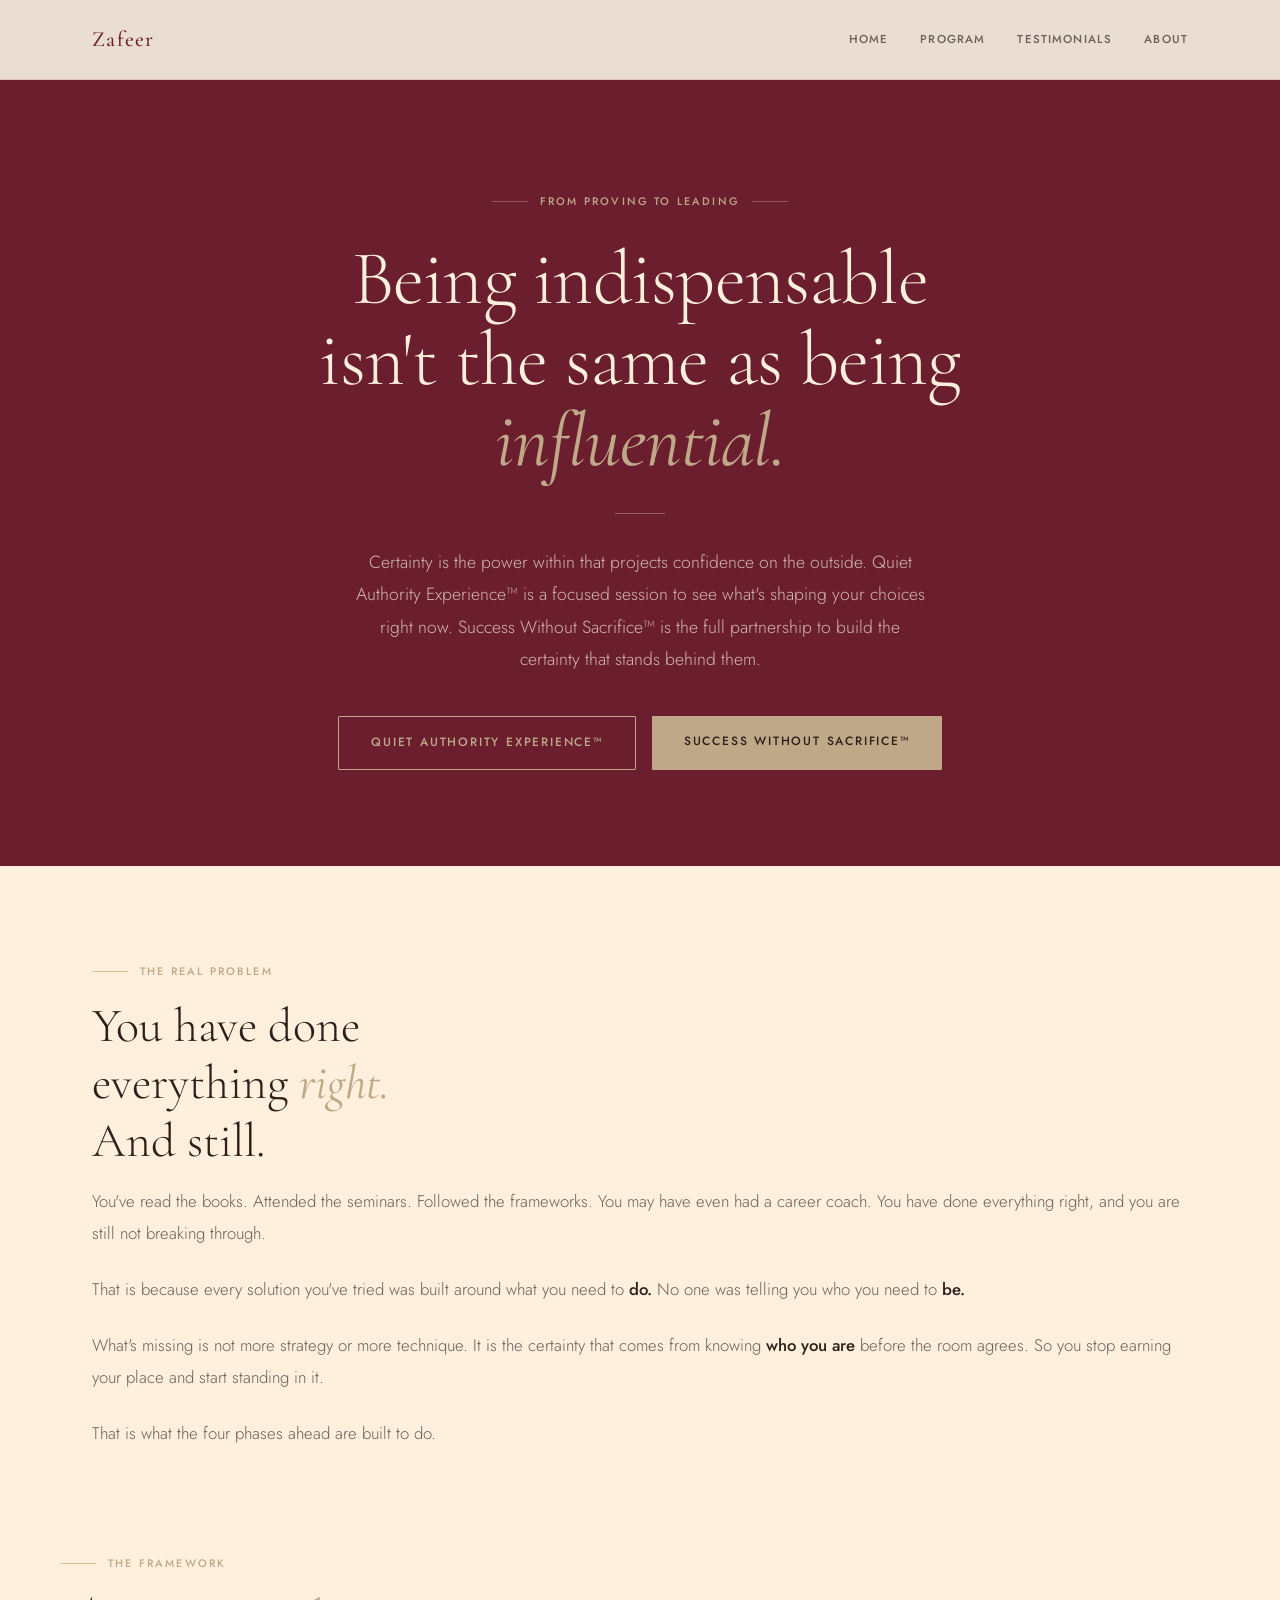
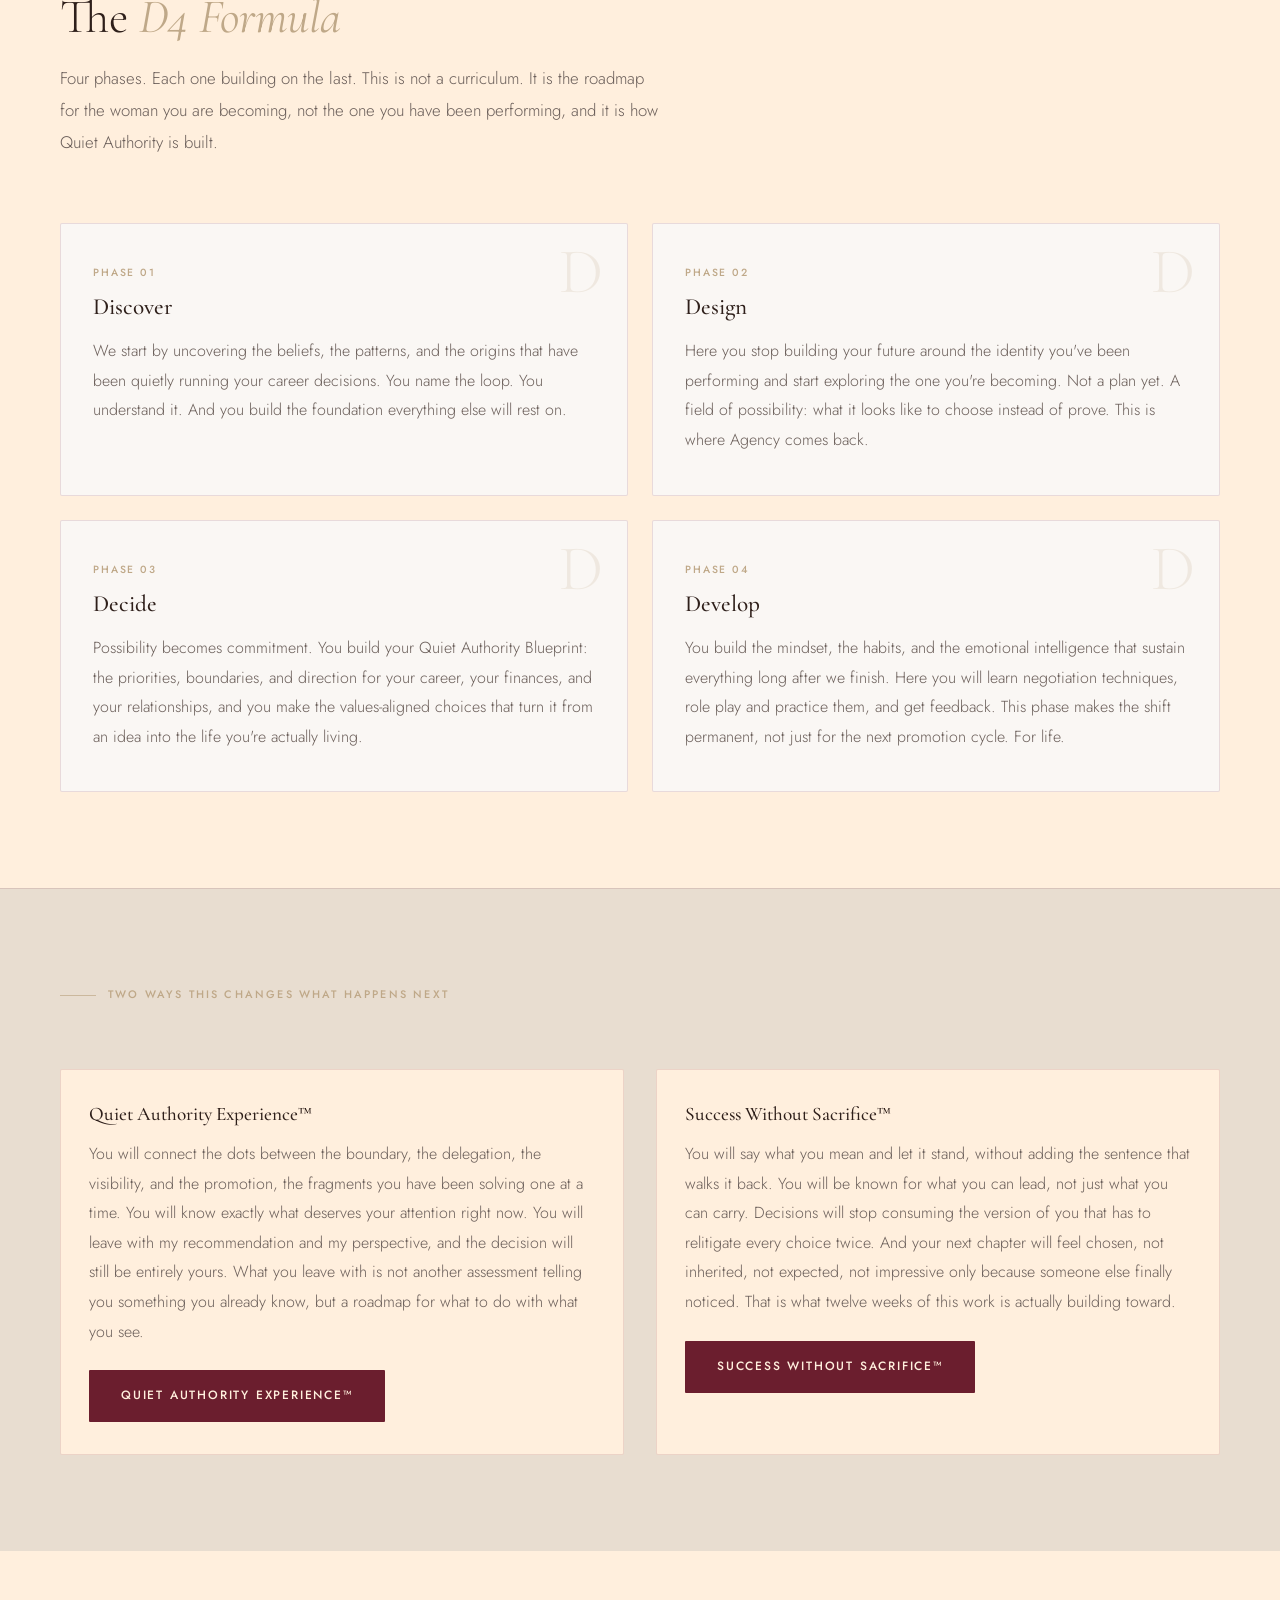
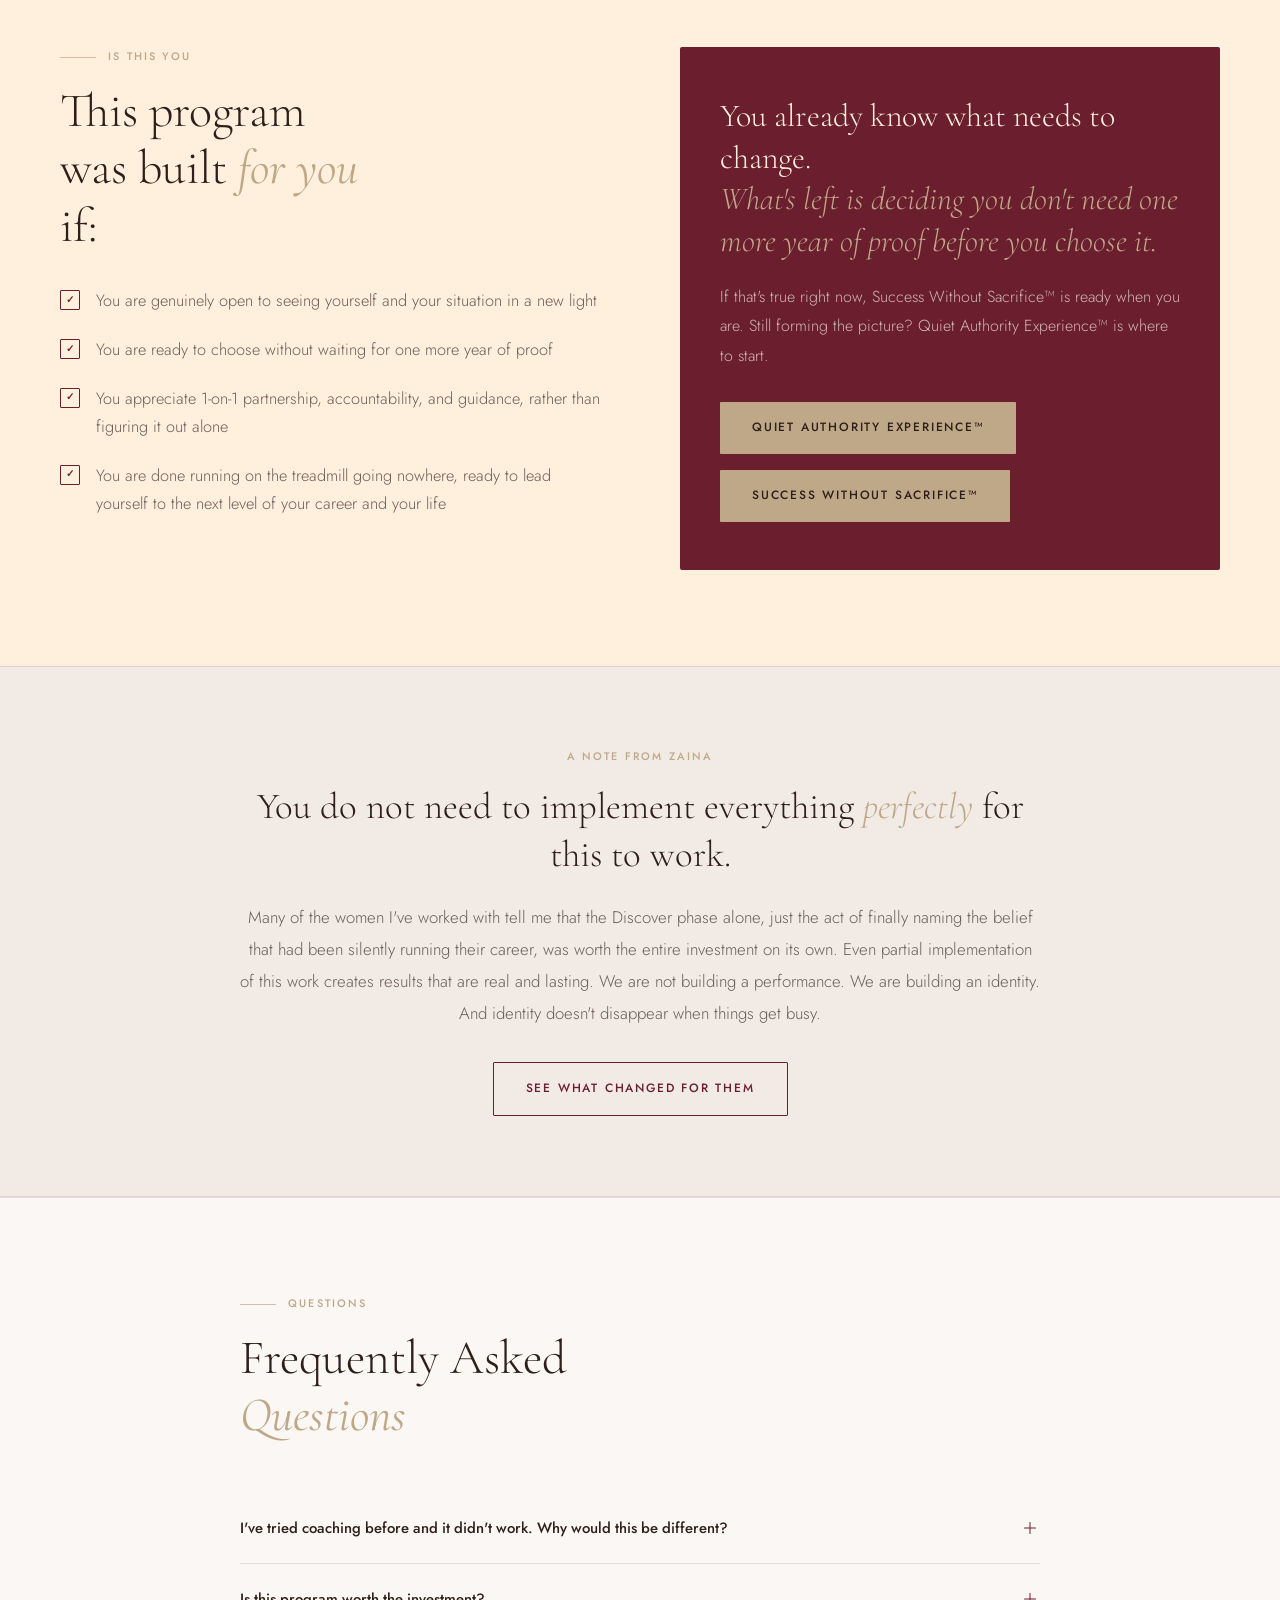
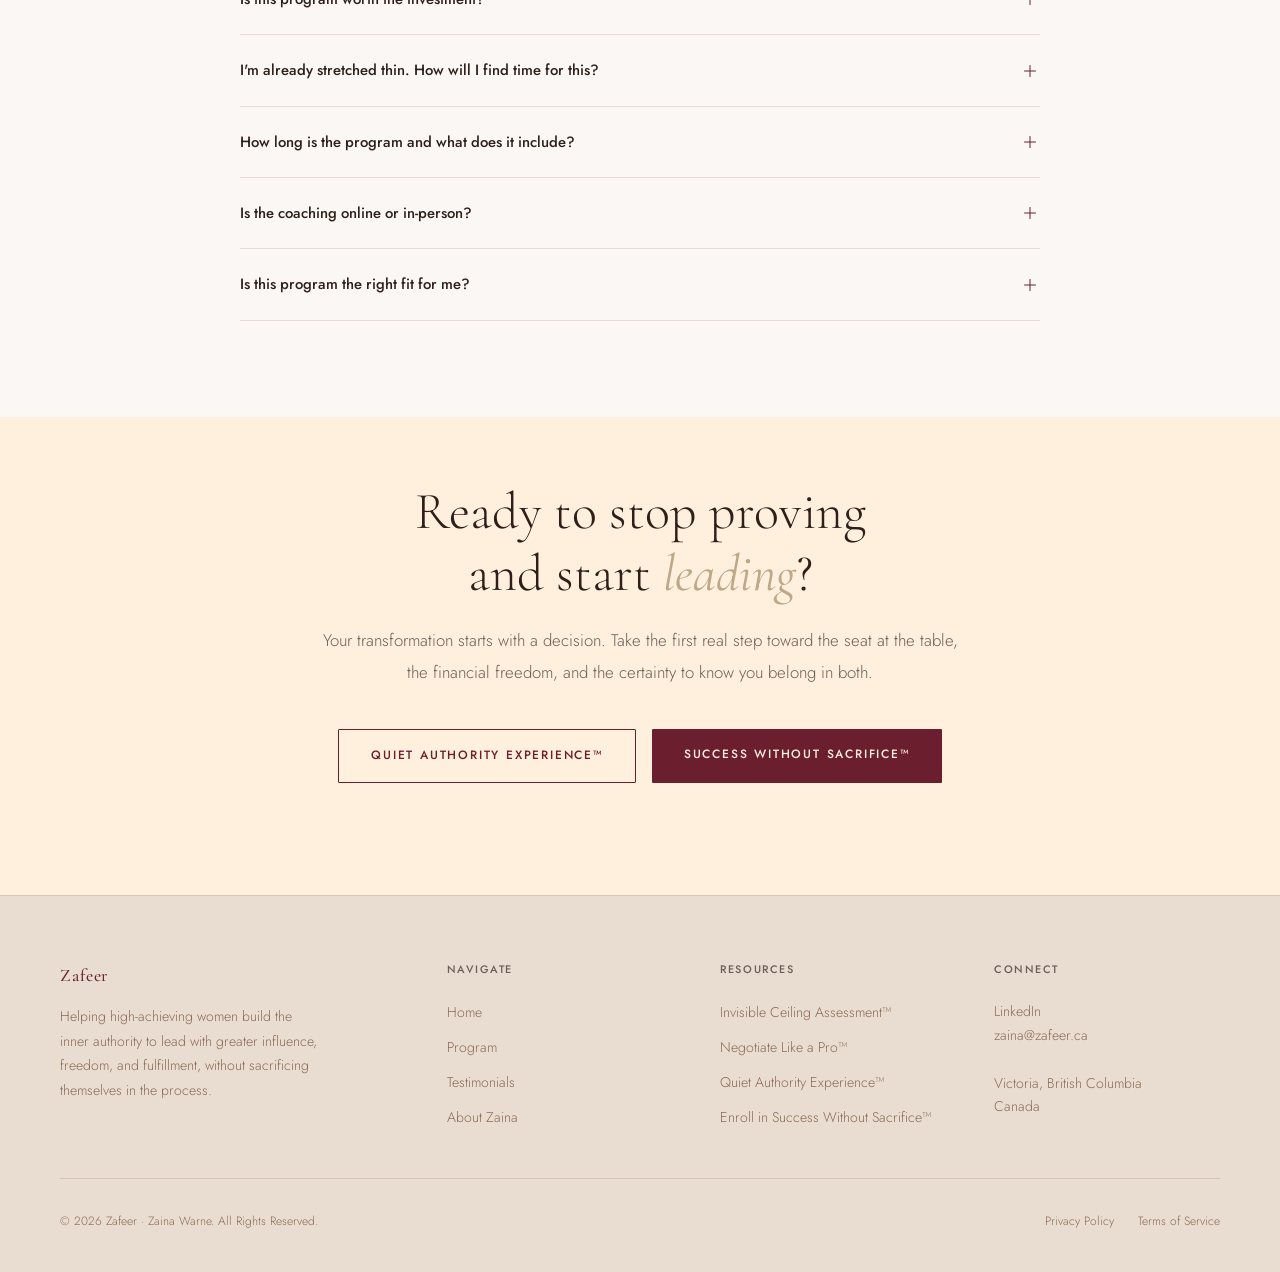
<file: program.html>
<!DOCTYPE html>
<html lang="en">
<head>
  <meta charset="UTF-8" />
  <meta name="viewport" content="width=device-width, initial-scale=1.0" />
  <title>Success Without Sacrifice, The Program | Zaina Warne</title>
  <meta name="description" content="A 12-week private coaching program for high-achieving women who are done proving their worth and ready to lead from Quiet Authority." />
  <meta name="robots" content="index, follow" />
  <link href="https://fonts.googleapis.com/css2?family=Cormorant+Garamond:ital,wght@0,300;0,400;0,500;0,600;1,300;1,400;1,500;1,600&family=Jost:wght@300;400;500;600&display=swap" rel="stylesheet" />
  <style>
    *, *::before, *::after { box-sizing: border-box; margin: 0; padding: 0; }

    :root {
      --cream:        #FFEFDD;
      --cream-mid:    #DDD0C0;
      --cream-dark:   #C8B8A4;
      --burgundy:     #6B1E2E;
      --burgundy-lt:  #8B3040;
      --burgundy-pale:#F2EAE4;
      --text-dark:    #2E1F1A;
      --text-mid:     #6B5F5A;
      --text-light:   #8C6A56;
      --white:        #FAF7F4;
      --border:       rgba(107,30,46,0.13);
      --border-md:    rgba(107,30,46,0.22);
      --gold:         #C49A5A;
      --gold-muted:   #BFA888;
      --gray-cream:   #E8DDD0;
    }

    html { scroll-behavior: smooth; }

    body {
      background: var(--cream);
      color: var(--text-dark);
      font-family: 'Jost', sans-serif;
      font-weight: 300;
      font-size: 17px;
      line-height: 1.8;
      overflow-x: hidden;
    }

    /* ── NAV ── */
    .nav-outer { border-bottom: 0.5px solid var(--border); position: sticky; top: 0; z-index: 100; background: rgba(232,221,208,0.95); backdrop-filter: blur(10px); }
    nav { max-width: 1160px; margin: 0 auto; padding: 1.25rem 2rem; display: flex; justify-content: space-between; align-items: center; gap: 1.5rem; }
    .nav-links { display: flex; align-items: center; gap: 2rem; }
    .nav-links a { font-size: 0.72rem; font-weight: 500; letter-spacing: 0.1em; text-transform: uppercase; color: var(--text-mid); text-decoration: none; transition: color 0.2s; }
    .nav-links a:hover { color: var(--burgundy); }
    .nav-links .nav-book { padding: 0.6rem 1.4rem; border: 1px solid var(--burgundy); color: var(--burgundy); border-radius: 1px; transition: background 0.2s, color 0.2s; }
    .nav-links .nav-book:hover { background: var(--burgundy); color: var(--cream); }
    .nav-hamburger { display: none; flex-direction: column; gap: 5px; cursor: pointer; padding: 4px; }
    .nav-hamburger span { display: block; width: 22px; height: 1.5px; background: var(--burgundy); }

    /* ── BUTTONS ── */
    .btn-primary { display: inline-block; padding: 0.95rem 2rem; background: var(--burgundy); color: var(--cream); font-family: 'Jost', sans-serif; font-size: 0.75rem; font-weight: 500; letter-spacing: 0.15em; text-transform: uppercase; text-decoration: none; border-radius: 1px; transition: background 0.2s, transform 0.15s; border: none; cursor: pointer; }
    .btn-primary:hover { background: var(--burgundy-lt); transform: translateY(-1px); }
    .btn-secondary { display: inline-block; padding: 0.95rem 2rem; background: transparent; color: var(--burgundy); font-family: 'Jost', sans-serif; font-size: 0.75rem; font-weight: 500; letter-spacing: 0.15em; text-transform: uppercase; text-decoration: none; border-radius: 1px; border: 1px solid var(--burgundy); transition: background 0.2s, color 0.2s; }
    .btn-secondary:hover { background: var(--burgundy); color: var(--cream); }

    /* ── SHARED ── */
    .section-eyebrow { font-size: 0.68rem; font-weight: 500; letter-spacing: 0.2em; text-transform: uppercase; color: var(--gold-muted); margin-bottom: 1rem; display: flex; align-items: center; gap: 0.75rem; }
    .section-eyebrow::before { content: ''; display: block; width: 36px; height: 0.5px; background: var(--gold-muted); opacity: 0.7; }
    .section-title { font-family: 'Cormorant Garamond', serif; font-size: clamp(2rem, 4vw, 3rem); font-weight: 300; color: var(--text-dark); line-height: 1.2; margin-bottom: 1rem; }
    .section-title em { font-style: italic; color: var(--gold-muted); font-weight: 400; }
    .section-body { font-size: 1.05rem; color: var(--text-mid); line-height: 1.9; }

    /* ── HERO ── */
    .hero {
      background: var(--burgundy);
      padding: 7rem 2rem 6rem;
      text-align: center;
    }
    .hero-inner { max-width: 760px; margin: 0 auto; }
    .hero-eyebrow { font-size: 0.68rem; font-weight: 500; letter-spacing: 0.2em; text-transform: uppercase; color: var(--gold-muted); margin-bottom: 1.75rem; display: flex; align-items: center; justify-content: center; gap: 0.75rem; }
    .hero-eyebrow::before, .hero-eyebrow::after { content: ''; display: block; width: 36px; height: 0.5px; background: rgba(232,221,208,0.3); }
    .hero h1 { font-family: 'Cormorant Garamond', serif; font-size: clamp(2.8rem, 6vw, 4.8rem); font-weight: 300; color: var(--cream); line-height: 1.05; margin-bottom: 0.5rem; letter-spacing: -0.01em; }
    .hero h1 em { font-style: italic; font-weight: 400; color: var(--gold-muted); }
    .hero-rule { width: 50px; height: 0.5px; background: var(--gold-muted); opacity: 0.5; margin: 2rem auto; }
    .hero-sub { font-size: 1.1rem; color: rgba(232,221,208,0.8); line-height: 1.85; margin-bottom: 2.5rem; max-width: 580px; margin-left: auto; margin-right: auto; }
    .hero-sub strong { color: var(--cream); font-weight: 500; }
    .hero-ctas { display: flex; justify-content: center; gap: 1rem; flex-wrap: wrap; }
    .btn-cream { display: inline-block; padding: 0.95rem 2rem; background: var(--cream); color: var(--text-dark); font-family: 'Jost', sans-serif; font-size: 0.75rem; font-weight: 500; letter-spacing: 0.15em; text-transform: uppercase; text-decoration: none; border-radius: 1px; transition: background 0.2s; }
    .btn-cream:hover { background: var(--cream-dark); }
    .btn-outline-cream { display: inline-block; padding: 0.95rem 2rem; border: 1px solid rgba(232,221,208,0.5); color: var(--cream); font-family: 'Jost', sans-serif; font-size: 0.75rem; font-weight: 500; letter-spacing: 0.15em; text-transform: uppercase; text-decoration: none; border-radius: 1px; transition: background 0.2s, border-color 0.2s; }
    .btn-outline-cream:hover { background: rgba(232,221,208,0.1); border-color: var(--cream); }
    .btn-gold { display: inline-block; padding: 0.95rem 2rem; background: var(--gold-muted); color: var(--text-dark); font-family: 'Jost', sans-serif; font-size: 0.75rem; font-weight: 500; letter-spacing: 0.15em; text-transform: uppercase; text-decoration: none; border-radius: 1px; transition: background 0.2s; }
    .btn-gold:hover { background: var(--cream-dark); }
    .btn-outline-gold { display: inline-block; padding: 0.95rem 2rem; border: 1px solid var(--gold-muted); color: var(--gold-muted); font-family: 'Jost', sans-serif; font-size: 0.75rem; font-weight: 500; letter-spacing: 0.15em; text-transform: uppercase; text-decoration: none; border-radius: 1px; transition: background 0.2s, color 0.2s; }
    .btn-outline-gold:hover { background: var(--gold-muted); color: var(--text-dark); border-color: var(--gold-muted); }

    /* ── INVISIBLE CEILING ── */
    .ceiling-section { max-width: 1160px; margin: 0 auto; padding: 6rem 2rem 2rem; }
    .ceiling-body { font-size: 1.05rem; color: var(--text-mid); line-height: 1.9; margin-bottom: 1.5rem; }
    .ceiling-body strong { color: var(--text-dark); font-weight: 500; }
    .ceiling-image { position: relative; border-radius: 2px; overflow: hidden; }
    .ceiling-image img { width: 100%; height: 460px; object-fit: cover; object-position: center top; display: block; border-radius: 2px; }
    .ceiling-image-caption { margin-top: 0.875rem; font-size: 0.8rem; color: var(--text-light); font-style: italic; text-align: center; }

    /* ── SECRET SAUCE ── */
    .secret-sauce { background: var(--white); border-top: 0.5px solid var(--border); border-bottom: 0.5px solid var(--border); padding: 5rem 2rem; text-align: center; }
    .secret-sauce-inner { max-width: 760px; margin: 0 auto; }
    .sauce-line { font-family: 'Cormorant Garamond', serif; font-size: clamp(1.6rem, 3.5vw, 2.6rem); font-weight: 300; font-style: italic; color: var(--text-dark); line-height: 1.35; margin-bottom: 1.25rem; }
    .sauce-line strong { font-style: normal; font-weight: 600; color: var(--burgundy); }
    .sauce-attr { font-size: 0.68rem; font-weight: 500; letter-spacing: 0.16em; text-transform: uppercase; color: var(--text-light); }

    /* ── D4 FORMULA ── */
    .d4-section { padding: 3rem 2rem 6rem; }
    .d4-inner { max-width: 1160px; margin: 0 auto; }
    .d4-header { max-width: 600px; margin-bottom: 4rem; }
    .d4-grid { display: grid; grid-template-columns: repeat(2, 1fr); gap: 1.5rem; }
    .d4-card { background: var(--white); border: 0.5px solid var(--border); border-radius: 2px; padding: 2.5rem 2rem; transition: border-color 0.2s, box-shadow 0.2s; position: relative; overflow: hidden; }
    .d4-card:hover { border-color: var(--burgundy); box-shadow: 0 4px 24px rgba(107,30,46,0.06); }
    .d4-card::before { content: ''; position: absolute; top: 0; left: 0; width: 3px; height: 0; background: var(--burgundy); transition: height 0.3s ease; }
    .d4-card:hover::before { height: 100%; }
    .d4-phase { font-size: 0.65rem; font-weight: 500; letter-spacing: 0.18em; text-transform: uppercase; color: var(--gold-muted); margin-bottom: 0.75rem; }
    .d4-letter { font-family: 'Cormorant Garamond', serif; font-size: 4rem; font-weight: 300; color: var(--gold-muted); opacity: 0.18; line-height: 1; position: absolute; top: 1rem; right: 1.5rem; }
    .d4-title { font-family: 'Cormorant Garamond', serif; font-size: 1.45rem; font-weight: 500; color: var(--text-dark); margin-bottom: 0.875rem; line-height: 1.2; }
    .d4-body { font-size: 1rem; color: var(--text-mid); line-height: 1.85; }

    /* ── WHAT'S INCLUDED ── */
    .included-section { background: var(--gray-cream); border-top: 0.5px solid var(--border); padding: 6rem 2rem; }
    .included-inner { max-width: 1160px; margin: 0 auto; }
    .included-header { max-width: 600px; margin-bottom: 4rem; }
    .included-grid { display: grid; grid-template-columns: repeat(3, 1fr); gap: 2rem; }
    .included-card { border: 0.5px solid var(--border); border-radius: 2px; padding: 2rem 1.75rem; background: var(--cream); }
    .included-num { font-family: 'Cormorant Garamond', serif; font-size: 2rem; font-weight: 300; color: var(--burgundy); opacity: 0.3; line-height: 1; margin-bottom: 1rem; }
    .included-title { font-family: 'Cormorant Garamond', serif; font-size: 1.2rem; font-weight: 500; color: var(--text-dark); margin-bottom: 0.75rem; line-height: 1.3; }
    .included-body { font-size: 1rem; color: var(--text-mid); line-height: 1.85; }

    /* ── IS THIS YOU ── */
    .qualifying-section { padding: 6rem 2rem; }
    .qualifying-inner { max-width: 1160px; margin: 0 auto; display: grid; grid-template-columns: 1fr 1fr; gap: 5rem; align-items: start; }
    .qualifying-checks { display: flex; flex-direction: column; gap: 1.25rem; margin-top: 2rem; }
    .check-item { display: flex; gap: 1rem; align-items: flex-start; }
    .check-box { width: 20px; height: 20px; border: 1px solid var(--burgundy); border-radius: 1px; flex-shrink: 0; display: flex; align-items: center; justify-content: center; margin-top: 3px; }
    .check-box::after { content: '✓'; font-size: 0.65rem; color: var(--burgundy); font-weight: 600; }
    .check-text { font-size: 1.02rem; color: var(--text-mid); line-height: 1.75; }
    .qualifying-cta-box { background: var(--burgundy); border-radius: 2px; padding: 3rem 2.5rem; }
    .qualifying-cta-box h3 { font-family: 'Cormorant Garamond', serif; font-size: clamp(1.5rem, 2.5vw, 2rem); font-weight: 300; color: var(--cream); line-height: 1.3; margin-bottom: 1.25rem; }
    .qualifying-cta-box h3 em { font-style: italic; color: var(--gold-muted); }
    .qualifying-cta-body { font-size: 1rem; color: rgba(232,221,208,0.8); line-height: 1.85; margin-bottom: 2rem; }
    .qualifying-cta-buttons { display: flex; flex-direction: column; gap: 1rem; align-items: flex-start; }

    /* ── RISK REVERSAL ── */
    .risk-section { background: var(--burgundy-pale); border-top: 0.5px solid var(--border); border-bottom: 0.5px solid var(--border); padding: 5rem 2rem; }
    .risk-inner { max-width: 800px; margin: 0 auto; text-align: center; }
    .risk-inner .section-eyebrow { justify-content: center; }
    .risk-inner .section-eyebrow::before { display: none; }
    .risk-title { font-family: 'Cormorant Garamond', serif; font-size: clamp(1.6rem, 3vw, 2.3rem); font-weight: 300; color: var(--text-dark); line-height: 1.3; margin-bottom: 1.5rem; }
    .risk-title em { font-style: italic; color: var(--gold-muted); }
    .risk-body { font-size: 1.05rem; color: var(--text-mid); line-height: 1.9; }

    /* ── FINAL CTA ── */
    .final-cta { padding: 4rem 2rem 7rem; text-align: center; }
    .final-cta-inner { max-width: 640px; margin: 0 auto; }
    .final-rule { width: 40px; height: 0.5px; background: var(--burgundy); margin: 0 auto 2.5rem; opacity: 0.4; }
    .final-title { font-family: 'Cormorant Garamond', serif; font-size: clamp(2rem, 4.5vw, 3.25rem); font-weight: 300; color: var(--text-dark); line-height: 1.2; margin-bottom: 1.25rem; }
    .final-title em { font-style: italic; color: var(--gold-muted); font-weight: 400; }
    .final-body { font-size: 1.05rem; color: var(--text-mid); line-height: 1.9; margin-bottom: 2.5rem; }
    .final-ctas { display: flex; justify-content: center; gap: 1rem; flex-wrap: wrap; }

    /* ── FOOTER ── */
    footer { background: var(--gray-cream); border-top: 0.5px solid var(--border); padding: 4rem 2rem 2.5rem; }
    .footer-inner { max-width: 1160px; margin: 0 auto; display: grid; grid-template-columns: 1.5fr 1fr 1fr 1fr; gap: 3rem; margin-bottom: 3rem; }
    .footer-brand-desc { font-size: 0.88rem; color: var(--text-light); line-height: 1.75; margin-top: 0.75rem; max-width: 260px; }
    .footer-col-title { font-size: 0.68rem; font-weight: 500; letter-spacing: 0.14em; text-transform: uppercase; color: var(--text-mid); margin-bottom: 1.25rem; }
    .footer-links { display: flex; flex-direction: column; gap: 0.6rem; }
    .footer-links a { font-size: 0.88rem; color: var(--text-light); text-decoration: none; transition: color 0.2s; }
    .footer-links a:hover { color: var(--burgundy); }
    .footer-contact { font-size: 0.88rem; color: var(--text-light); line-height: 1.7; }
    .footer-contact a { color: var(--text-light); text-decoration: none; transition: color 0.2s; }
    .footer-contact a:hover { color: var(--burgundy); }
    .footer-bottom { border-top: 0.5px solid var(--border); padding-top: 2rem; display: flex; justify-content: space-between; align-items: center; flex-wrap: wrap; gap: 1rem; max-width: 1160px; margin: 0 auto; }
    .footer-copy { font-size: 0.75rem; color: var(--text-light); }
    .footer-bottom-links { display: flex; gap: 1.5rem; }
    .footer-bottom-links a { font-size: 0.75rem; color: var(--text-light); text-decoration: none; transition: color 0.2s; }
    .footer-bottom-links a:hover { color: var(--burgundy); }
    .footer-logo { font-family: 'Cormorant Garamond', serif; font-size: 1.1rem; font-weight: 500; color: var(--burgundy); letter-spacing: 0.05em; }

    /* ── ANIMATIONS ── */
    .fade-up { opacity: 0; transform: translateY(24px); transition: opacity 0.65s ease, transform 0.65s ease; }
    .fade-up.visible { opacity: 1; transform: translateY(0); }

    /* ── MOBILE ── */
    @media (max-width: 900px) {
      .qualifying-inner { grid-template-columns: 1fr; gap: 2.5rem; }
      .ceiling-image img { height: 320px; }
      .d4-grid { grid-template-columns: 1fr; }
      .included-grid { grid-template-columns: 1fr 1fr; }
      .footer-inner { grid-template-columns: 1fr 1fr; gap: 2rem; }
      nav .nav-links { display: none; }
      nav .nav-links.open { display: flex; flex-direction: column; position: absolute; top: 100%; left: 0; right: 0; background: var(--cream); border-bottom: 0.5px solid var(--border); padding: 1.5rem 2rem; gap: 1.25rem; }
      .nav-hamburger { display: flex; }
    }
    @media (max-width: 600px) {
      .included-grid { grid-template-columns: 1fr; }
      .hero-ctas, .final-ctas { flex-direction: column; align-items: center; }
      .footer-inner { grid-template-columns: 1fr; }
    }
    .faq-section { background: var(--white); border-top: 0.5px solid var(--border); padding: 6rem 2rem; }
    .faq-inner { max-width: 800px; margin: 0 auto; }
    .faq-item { border-bottom: 0.5px solid var(--border); }
    .faq-question { display: flex; justify-content: space-between; align-items: center; padding: 1.5rem 0; cursor: pointer; gap: 1rem; }
    .faq-q-text { font-size: 0.93rem; font-weight: 500; color: var(--text-dark); line-height: 1.5; }
    .faq-icon { width: 20px; height: 20px; flex-shrink: 0; position: relative; }
    .faq-icon::before, .faq-icon::after { content: ''; position: absolute; background: var(--burgundy); border-radius: 1px; transition: transform 0.3s, opacity 0.3s; }
    .faq-icon::before { width: 12px; height: 1px; top: 50%; left: 50%; transform: translate(-50%, -50%); }
    .faq-icon::after { width: 1px; height: 12px; top: 50%; left: 50%; transform: translate(-50%, -50%); }
    .faq-item.open .faq-icon::after { transform: translate(-50%, -50%) rotate(90deg); opacity: 0; }
    .faq-answer { max-height: 0; overflow: hidden; transition: max-height 0.4s ease, padding 0.3s ease; }
    .faq-answer-inner { font-size: 1.02rem; color: var(--text-mid); line-height: 1.9; padding-bottom: 1.5rem; }
    .faq-answer-inner a { color: var(--burgundy); text-decoration: none; font-weight: 500; }
    .faq-answer-inner a:hover { text-decoration: underline; }
    .faq-answer-inner strong { color: var(--text-dark); font-weight: 500; }
    .faq-item.open .faq-answer { max-height: 600px; }
  </style>
</head>
<body>

  <!-- NAV -->
  <div class="nav-outer">
    <nav>
      <a href="https://zafeer.ca/" style="text-decoration:none;">
        <span style="font-family:'Cormorant Garamond',serif;font-size:1.35rem;font-weight:500;color:var(--burgundy);letter-spacing:0.06em;">Zafeer</span>
      </a>
      <div class="nav-links" id="navLinks">
        <a href="https://zafeer.ca/index.html">Home</a>
        <a href="https://zafeer.ca/program.html">Program</a>
        <a href="https://zafeer.ca/testimonials.html">Testimonials</a>
        <a href="https://zafeer.ca/about.html">About</a>
      </div>
      <div class="nav-hamburger" id="hamburger" onclick="toggleMenu()">
        <span></span><span></span><span></span>
      </div>
    </nav>
  </div>

  <!-- HERO -->
  <section class="hero">
    <div class="hero-inner">
      <div class="hero-eyebrow">From Proving to Leading</div>
      <h1>Being indispensable<br>isn't the same as being <em>influential.</em></h1>
      <div class="hero-rule"></div>
      <p class="hero-sub">Certainty is the power within that projects confidence on the outside. Quiet Authority Experience™ is a focused session to see what's shaping your choices right now. Success Without Sacrifice™ is the full partnership to build the certainty that stands behind them.</p>
      <div class="hero-ctas">
        <a href="https://zainawarne.com/quiet-authority-experience.html" class="btn-outline-gold">Quiet Authority Experience™</a>
        <a href="https://zafeer.ca/success-without-sacrifice-payment.html" class="btn-gold">Success Without Sacrifice™</a>
      </div>
    </div>
  </section>

  <!-- INVISIBLE CEILING -->
  <section class="ceiling-section">
    <div class="fade-up">
      <div class="section-eyebrow">The Real Problem</div>
      <h2 class="section-title">You have done<br>everything <em>right.</em><br>And still.</h2>
      <p class="ceiling-body">You've read the books. Attended the seminars. Followed the frameworks. You may have even had a career coach. You have done everything right, and you are still not breaking through.</p>
      <p class="ceiling-body">That is because every solution you've tried was built around what you need to <strong>do.</strong> No one was telling you who you need to <strong>be.</strong></p>
      <p class="ceiling-body">What's missing is not more strategy or more technique. It is the certainty that comes from knowing <strong>who you are</strong> before the room agrees. So you stop earning your place and start standing in it.</p>
      <p class="ceiling-body">That is what the four phases ahead are built to do.</p>
    </div>
  </section>

  <!-- D4 FORMULA -->
  <section class="d4-section" id="d4">
    <div class="d4-inner">
      <div class="d4-header fade-up">
        <div class="section-eyebrow">The Framework</div>
        <h2 class="section-title">The <em>D4 Formula</em></h2>
        <p class="section-body" style="margin-top:1rem;">Four phases. Each one building on the last. This is not a curriculum. It is the roadmap for the woman you are becoming, not the one you have been performing, and it is how Quiet Authority is built.</p>
      </div>
      <div class="d4-grid">
        <div class="d4-card fade-up">
          <div class="d4-letter">D</div>
          <div class="d4-phase">Phase 01</div>
          <div class="d4-title">Discover</div>
          <p class="d4-body">We start by uncovering the beliefs, the patterns, and the origins that have been quietly running your career decisions. You name the loop. You understand it. And you build the foundation everything else will rest on.</p>
        </div>
        <div class="d4-card fade-up">
          <div class="d4-letter">D</div>
          <div class="d4-phase">Phase 02</div>
          <div class="d4-title">Design</div>
          <p class="d4-body">Here you stop building your future around the identity you've been performing and start exploring the one you're becoming. Not a plan yet. A field of possibility: what it looks like to choose instead of prove. This is where Agency comes back.</p>
        </div>
        <div class="d4-card fade-up">
          <div class="d4-letter">D</div>
          <div class="d4-phase">Phase 03</div>
          <div class="d4-title">Decide</div>
          <p class="d4-body">Possibility becomes commitment. You build your Quiet Authority Blueprint: the priorities, boundaries, and direction for your career, your finances, and your relationships, and you make the values-aligned choices that turn it from an idea into the life you're actually living.</p>
        </div>
        <div class="d4-card fade-up">
          <div class="d4-letter">D</div>
          <div class="d4-phase">Phase 04</div>
          <div class="d4-title">Develop</div>
          <p class="d4-body">You build the mindset, the habits, and the emotional intelligence that sustain everything long after we finish. Here you will learn negotiation techniques, role play and practice them, and get feedback. This phase makes the shift permanent, not just for the next promotion cycle. For life.</p>
        </div>
      </div>
    </div>
  </section>

  <!-- TWO WAYS THIS CHANGES WHAT HAPPENS NEXT -->
  <section class="included-section">
    <div class="included-inner">
      <div class="included-header fade-up">
        <div class="section-eyebrow">Two Ways This Changes What Happens Next</div>
      </div>
      <div class="included-grid" style="grid-template-columns:1fr 1fr;">
        <div class="included-card fade-up">
          <div class="included-title">Quiet Authority Experience™</div>
          <p class="included-body">You will connect the dots between the boundary, the delegation, the visibility, and the promotion, the fragments you have been solving one at a time. You will know exactly what deserves your attention right now. You will leave with my recommendation and my perspective, and the decision will still be entirely yours. What you leave with is not another assessment telling you something you already know, but a roadmap for what to do with what you see.</p>
          <div style="margin-top:1.5rem;">
            <a href="https://zainawarne.com/quiet-authority-experience.html" class="btn-primary">Quiet Authority Experience™</a>
          </div>
        </div>
        <div class="included-card fade-up">
          <div class="included-title">Success Without Sacrifice™</div>
          <p class="included-body">You will say what you mean and let it stand, without adding the sentence that walks it back. You will be known for what you can lead, not just what you can carry. Decisions will stop consuming the version of you that has to relitigate every choice twice. And your next chapter will feel chosen, not inherited, not expected, not impressive only because someone else finally noticed. That is what twelve weeks of this work is actually building toward.</p>
          <div style="margin-top:1.5rem;">
            <a href="https://zafeer.ca/success-without-sacrifice-payment.html" class="btn-primary">Success Without Sacrifice™</a>
          </div>
        </div>
      </div>
    </div>
  </section>

  <!-- IS THIS YOU -->
  <section class="qualifying-section">
    <div class="qualifying-inner">
      <div class="fade-up">
        <div class="section-eyebrow">Is This You</div>
        <h2 class="section-title">This program<br>was built <em>for you</em><br>if:</h2>
        <div class="qualifying-checks">
          <div class="check-item">
            <div class="check-box"></div>
            <div class="check-text">You are genuinely open to seeing yourself and your situation in a new light</div>
          </div>
          <div class="check-item">
            <div class="check-box"></div>
            <div class="check-text">You are ready to choose without waiting for one more year of proof</div>
          </div>
          <div class="check-item">
            <div class="check-box"></div>
            <div class="check-text">You appreciate 1-on-1 partnership, accountability, and guidance, rather than figuring it out alone</div>
          </div>
          <div class="check-item">
            <div class="check-box"></div>
            <div class="check-text">You are done running on the treadmill going nowhere, ready to lead yourself to the next level of your career and your life</div>
          </div>
        </div>
      </div>
      <div class="qualifying-cta-box fade-up">
        <h3>You already know what needs to change.<br><em>What's left is deciding you don't need one more year of proof before you choose it.</em></h3>
        <p class="qualifying-cta-body">If that's true right now, Success Without Sacrifice™ is ready when you are. Still forming the picture? Quiet Authority Experience™ is where to start.</p>
        <div class="qualifying-cta-buttons">
          <a href="https://zainawarne.com/quiet-authority-experience.html" class="btn-gold">Quiet Authority Experience™</a>
          <a href="https://zafeer.ca/success-without-sacrifice-payment.html" class="btn-gold">Success Without Sacrifice™</a>
        </div>
      </div>
    </div>
  </section>

  <!-- RISK REVERSAL -->
  <section class="risk-section">
    <div class="risk-inner fade-up">
      <div class="section-eyebrow">A Note From Zaina</div>
      <h2 class="risk-title">You do not need to implement everything <em>perfectly</em> for this to work.</h2>
      <p class="risk-body">Many of the women I've worked with tell me that the Discover phase alone, just the act of finally naming the belief that had been silently running their career, was worth the entire investment on its own. Even partial implementation of this work creates results that are real and lasting. We are not building a performance. We are building an identity. And identity doesn't disappear when things get busy.</p>
      <div style="margin-top:2rem;">
        <a href="https://zafeer.ca/testimonials.html" class="btn-secondary">See What Changed for Them</a>
      </div>
    </div>
  </section>

  <!-- FAQ (relocated from homepage) -->
  <section class="faq-section">
    <div class="faq-inner">
      <div class="section-eyebrow fade-up">Questions</div>
      <h2 class="section-title fade-up" style="margin-bottom:3rem;">Frequently Asked<br><em>Questions</em></h2>

      <div class="faq-item">
        <div class="faq-question" onclick="toggleFaq(this)">
          <span class="faq-q-text">I've tried coaching before and it didn't work. Why would this be different?</span>
          <div class="faq-icon"></div>
        </div>
        <div class="faq-answer"><div class="faq-answer-inner">Most coaching programs focus on what you need to do. Success Without Sacrifice focuses on who you need to become. The invisible ceiling, the beliefs quietly running your career decisions, is the root cause no other program addresses directly.</div></div>
      </div>

      <div class="faq-item">
        <div class="faq-question" onclick="toggleFaq(this)">
          <span class="faq-q-text">Is this program worth the investment?</span>
          <div class="faq-icon"></div>
        </div>
        <div class="faq-answer"><div class="faq-answer-inner">This is the identity decision everything else has been waiting on. The women who complete this program get the promotion, and stop needing to prove they deserve it.</div></div>
      </div>

      <div class="faq-item">
        <div class="faq-question" onclick="toggleFaq(this)">
          <span class="faq-q-text">I'm already stretched thin. How will I find time for this?</span>
          <div class="faq-icon"></div>
        </div>
        <div class="faq-answer"><div class="faq-answer-inner">One 60-minute session per week. The done-at-home exercises are designed to fit into your life, not add to the pile. Being stretched thin isn't the barrier here, it's often the pattern this work is here to uncover.</div></div>
      </div>

      <div class="faq-item">
        <div class="faq-question" onclick="toggleFaq(this)">
          <span class="faq-q-text">How long is the program and what does it include?</span>
          <div class="faq-icon"></div>
        </div>
        <div class="faq-answer"><div class="faq-answer-inner">
          Success Without Sacrifice is a 12-week private coaching program. Here is what you receive:
          <br><br>
          <strong>12 private 1-on-1 sessions with Zaina</strong>, one per week, 60 minutes each, over three months. Fully personalized to your situation, your organization, your invisible ceiling. No scripts. No generic playbook.
          <br><br>
          <strong>Done-at-home exercises</strong>, designed to deepen what we uncover in our sessions and anchor the shifts into your daily life.
          <br><br>
          <strong>Unlimited email support between sessions</strong>, because the moments that matter most don't always wait for a scheduled call.
          <br><br>
          <strong>Structured progress reviews at weeks 4, 8, and 12</strong>, to ensure you're on track, adjusting course as needed, and celebrating every milestone along the way.
        </div></div>
      </div>

      <div class="faq-item">
        <div class="faq-question" onclick="toggleFaq(this)">
          <span class="faq-q-text">Is the coaching online or in-person?</span>
          <div class="faq-icon"></div>
        </div>
        <div class="faq-answer"><div class="faq-answer-inner">All sessions are private 1-on-1 video calls between you and Zaina. There are no group classes, no cohorts, and no shared spaces. Everything you share is completely confidential. Sessions are conducted virtually, making Success Without Sacrifice accessible no matter where you are in the world, and scheduled around your calendar.</div></div>
      </div>

      <div class="faq-item">
        <div class="faq-question" onclick="toggleFaq(this)">
          <span class="faq-q-text">Is this program the right fit for me?</span>
          <div class="faq-icon"></div>
        </div>
        <div class="faq-answer"><div class="faq-answer-inner">Yes, if you are a high-achieving woman in corporate leadership or tech. You excelled at your job, and still the promotion, the title, the salary keep going to someone else.<br><br>The best way to find out is to start with the Quiet Authority Experience™. We identify what's been shaping your choices and build a personalized roadmap, so you can see clearly whether Success Without Sacrifice is your next move.<br><br><a href="https://zainawarne.com/quiet-authority-experience.html">Book your Quiet Authority Experience™ here →</a></div></div>
      </div>

    </div>
  </section>

  <!-- FINAL CTA -->
  <section class="final-cta">
    <div class="final-cta-inner fade-up">
      <h2 class="final-title">Ready to stop proving<br>and start <em>leading</em>?</h2>
      <p class="final-body">Your transformation starts with a decision. Take the first real step toward the seat at the table, the financial freedom, and the certainty to know you belong in both.</p>
      <div class="final-ctas">
        <a href="https://zainawarne.com/quiet-authority-experience.html" class="btn-secondary">Quiet Authority Experience™</a>
        <a href="https://zafeer.ca/success-without-sacrifice-payment.html" class="btn-primary">Success Without Sacrifice™</a>
      </div>
    </div>
  </section>

  <!-- FOOTER -->
  <footer>
    <div class="footer-inner">
      <div>
        <div class="footer-logo">Zafeer</div>
        <p class="footer-brand-desc">Helping high-achieving women build the inner authority to lead with greater influence, freedom, and fulfillment, without sacrificing themselves in the process.</p>
      </div>
      <div>
        <div class="footer-col-title">Navigate</div>
        <div class="footer-links">
          <a href="https://zafeer.ca/index.html">Home</a>
          <a href="https://zafeer.ca/program.html">Program</a>
          <a href="https://zafeer.ca/testimonials.html">Testimonials</a>
          <a href="https://zafeer.ca/about.html">About Zaina</a>
        </div>
      </div>
      <div>
        <div class="footer-col-title">Resources</div>
        <div class="footer-links">
          <a href="https://zainawarne.com/" target="_blank" rel="noopener">Invisible Ceiling Assessment™</a>
          <a href="https://zafeer.ca/negotiate-like-a-pro/">Negotiate Like a Pro™</a>
          <a href="https://zainawarne.com/quiet-authority-experience.html">Quiet Authority Experience™</a>
          <a href="https://zafeer.ca/success-without-sacrifice-payment.html">Enroll in Success Without Sacrifice™</a>
        </div>
      </div>
      <div>
        <div class="footer-col-title">Connect</div>
        <div class="footer-contact">
          <a href="https://www.linkedin.com/in/zaina-warne/" target="_blank" rel="noopener">LinkedIn</a><br>
          <a href="mailto:zaina@zafeer.ca">zaina@zafeer.ca</a><br><br>
          Victoria, British Columbia<br>Canada
        </div>
      </div>
    </div>
    <div class="footer-bottom">
      <div class="footer-copy">© 2026 Zafeer · Zaina Warne. All Rights Reserved.</div>
      <div class="footer-bottom-links">
        <a href="#">Privacy Policy</a>
        <a href="#">Terms of Service</a>
      </div>
    </div>
  </footer>

  <script>
    function toggleMenu() {
      document.getElementById('navLinks').classList.toggle('open');
    }
    function toggleFaq(el) {
      const item = el.parentElement;
      const isOpen = item.classList.contains('open');
      document.querySelectorAll('.faq-item.open').forEach(i => i.classList.remove('open'));
      if (!isOpen) item.classList.add('open');
    }
    const observer = new IntersectionObserver((entries) => {
      entries.forEach(e => { if (e.isIntersecting) e.target.classList.add('visible'); });
    }, { threshold: 0.1 });
    document.querySelectorAll('.fade-up').forEach(el => observer.observe(el));
  </script>

</body>
</html>
</file>
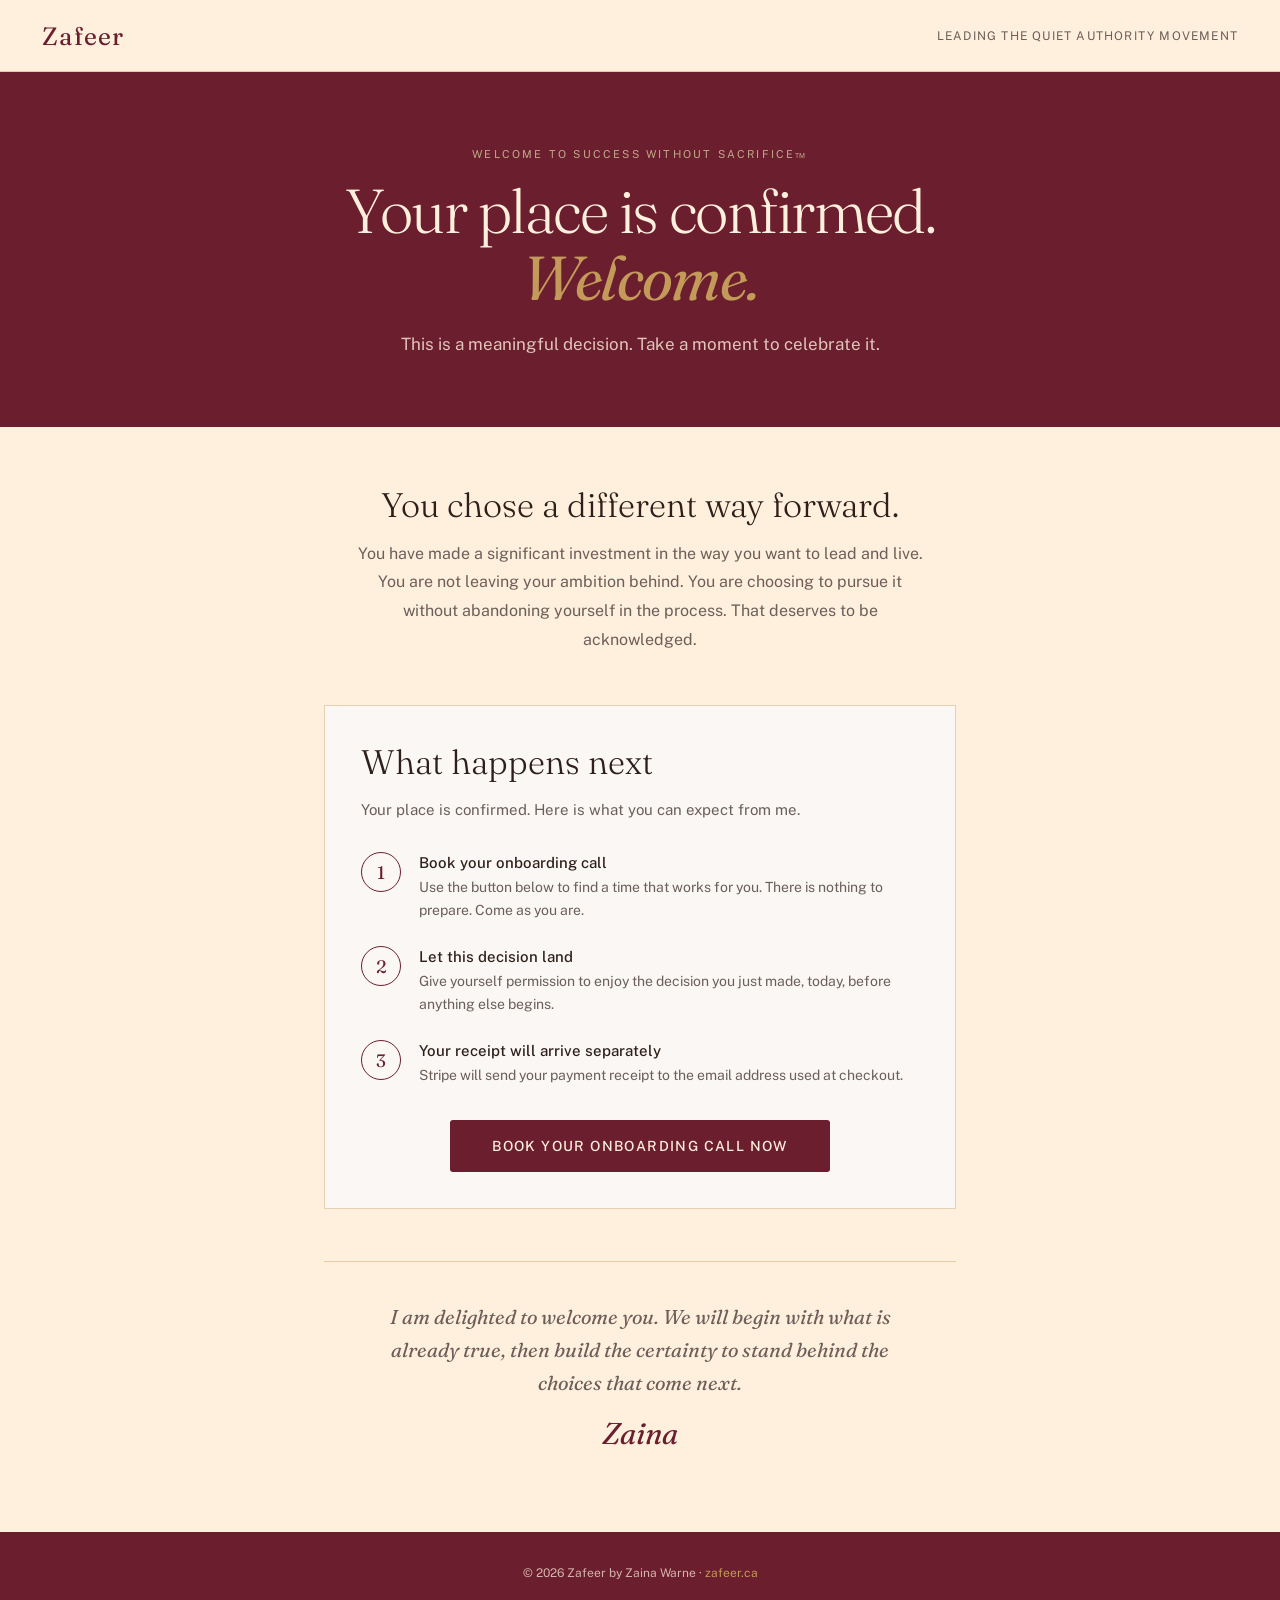
<file: success-without-sacrifice-thank-you.html>
<!doctype html>
<html lang="en">
<head>
  <meta charset="utf-8">
  <meta name="viewport" content="width=device-width,initial-scale=1">
  <title>Welcome to Success Without Sacrifice™ | Zafeer</title>
  <link rel="preconnect" href="https://fonts.googleapis.com">
  <link rel="preconnect" href="https://fonts.gstatic.com" crossorigin>
  <link href="https://fonts.googleapis.com/css2?family=Fraunces:opsz,wght@9..144,400;9..144,500;9..144,600&family=Public+Sans:wght@400;500;600;700&display=swap" rel="stylesheet">
  <style>
    :root {
      --burgundy: #6B1E2E;
      --burgundy-lt: #8B3040;
      --cream: #FFEFDD;
      --white: #FAF7F4;
      --gold: #C49A5A;
      --gold-muted: #BFA888;
      --text-dark: #2E1F1A;
      --text-mid: #6B5F5A;
      --border-gold: rgba(196,154,90,.42);
    }
    * { box-sizing: border-box; }
    body {
      margin: 0;
      background: var(--cream);
      color: var(--text-dark);
      font-family: 'Public Sans', Arial, sans-serif;
    }
    header {
      min-height: 72px;
      padding: 0 42px;
      background: var(--cream);
      border-bottom: 1px solid var(--border-gold);
      display: flex;
      align-items: center;
      justify-content: space-between;
    }
    .logo {
      color: var(--burgundy);
      font: 400 25px 'Fraunces', Georgia, serif;
      letter-spacing: .05em;
      text-decoration: none;
    }
    .movement {
      color: var(--text-mid);
      font-size: 12px;
      letter-spacing: .1em;
      text-transform: uppercase;
    }
    .hero {
      background: var(--burgundy);
      text-align: center;
      padding: 76px 24px 68px;
    }
    .eyebrow {
      margin: 0 0 18px;
      color: var(--gold-muted);
      font-size: 11px;
      letter-spacing: .2em;
      text-transform: uppercase;
    }
    h1 {
      margin: 0 auto 18px;
      color: var(--cream);
      font: 300 clamp(42px,6vw,62px)/1.08 'Fraunces', Georgia, serif;
      letter-spacing: -.025em;
    }
    h1 em { color: var(--gold); font-weight: 400; font-style: italic; }
    .hero-copy {
      max-width: 540px;
      margin: 0 auto;
      color: rgba(255,239,221,.8);
      font-size: 17px;
      line-height: 1.7;
    }
    main {
      max-width: 680px;
      margin: 0 auto;
      padding: 58px 24px 80px;
    }
    .celebration {
      margin-bottom: 50px;
      text-align: center;
    }
    .celebration h2,
    .next h2 {
      margin: 0 0 14px;
      color: var(--text-dark);
      font: 300 34px/1.2 'Fraunces', Georgia, serif;
    }
    .celebration p {
      max-width: 580px;
      margin: 0 auto;
      color: var(--text-mid);
      font-size: 16px;
      line-height: 1.8;
    }
    .next {
      padding: 36px;
      background: var(--white);
      border: 1px solid var(--border-gold);
    }
    .next > p {
      margin: 0 0 30px;
      color: var(--text-mid);
      font-size: 15px;
      line-height: 1.7;
    }
    .steps { display: grid; gap: 24px; }
    .step { display: grid; grid-template-columns: 42px 1fr; gap: 16px; }
    .number {
      width: 40px;
      height: 40px;
      border: 1px solid var(--burgundy);
      border-radius: 50%;
      color: var(--burgundy);
      display: grid;
      place-items: center;
      font: 400 18px 'Fraunces', Georgia, serif;
    }
    .step h3 {
      margin: 2px 0 5px;
      color: var(--text-dark);
      font-size: 15px;
      font-weight: 500;
    }
    .step p {
      margin: 0;
      color: var(--text-mid);
      font-size: 14px;
      line-height: 1.65;
    }
    .book-call-btn {
      display: block;
      width: 100%;
      max-width: 380px;
      margin: 32px auto 0;
      background: var(--burgundy);
      color: var(--cream);
      text-decoration: none;
      text-align: center;
      padding: 18px 32px;
      font-family: 'Public Sans', Arial, sans-serif;
      font-size: 14px;
      font-weight: 500;
      letter-spacing: 0.1em;
      text-transform: uppercase;
      border-radius: 3px;
      transition: background 0.2s;
    }
    .book-call-btn:hover { background: var(--burgundy-lt); }
    .note {
      margin-top: 52px;
      padding-top: 38px;
      border-top: 1px solid var(--border-gold);
      text-align: center;
    }
    .note p {
      max-width: 520px;
      margin: 0 auto 16px;
      color: var(--text-mid);
      font: italic 20px/1.65 'Fraunces', Georgia, serif;
    }
    .signature {
      color: var(--burgundy);
      font: italic 30px 'Fraunces', Georgia, serif;
    }
    footer {
      padding: 34px 24px;
      background: var(--burgundy);
      color: rgba(255,239,221,.72);
      text-align: center;
      font-size: 12px;
    }
    footer a { color: var(--gold); text-decoration: none; }
    @media (max-width: 640px) {
      header { min-height: 66px; padding: 0 20px; }
      .movement { display: none; }
      .hero { padding: 58px 22px 54px; }
      main { padding: 44px 20px 64px; }
      .next { padding: 28px 22px; }
    }
  </style>
</head>
<body>
  <header>
    <a class="logo" href="https://zafeer.ca">Zafeer</a>
    <div class="movement">Leading the Quiet Authority Movement</div>
  </header>

  <section class="hero">
    <p class="eyebrow">Welcome to Success Without Sacrifice™</p>
    <h1>Your place is confirmed.<br><em>Welcome.</em></h1>
    <p class="hero-copy">This is a meaningful decision. Take a moment to celebrate it.</p>
  </section>

  <main>
    <section class="celebration">
      <h2>You chose a different way forward.</h2>
      <p>You have made a significant investment in the way you want to lead and live. You are not leaving your ambition behind. You are choosing to pursue it without abandoning yourself in the process. That deserves to be acknowledged.</p>
    </section>

    <section class="next">
      <h2>What happens next</h2>
      <p>Your place is confirmed. Here is what you can expect from me.</p>
      <div class="steps">
        <div class="step">
          <div class="number">1</div>
          <div>
            <h3>Book your onboarding call</h3>
            <p>Use the button below to find a time that works for you. There is nothing to prepare. Come as you are.</p>
          </div>
        </div>
        <div class="step">
          <div class="number">2</div>
          <div>
            <h3>Let this decision land</h3>
            <p>Give yourself permission to enjoy the decision you just made, today, before anything else begins.</p>
          </div>
        </div>
        <div class="step">
          <div class="number">3</div>
          <div>
            <h3>Your receipt will arrive separately</h3>
            <p>Stripe will send your payment receipt to the email address used at checkout.</p>
          </div>
        </div>
      </div>
      <a href="https://calendar.app.google/DG3fxZG11J986rVJ8" target="_blank" class="book-call-btn">Book Your Onboarding Call Now</a>
    </section>

    <section class="note">
      <p>I am delighted to welcome you. We will begin with what is already true, then build the certainty to stand behind the choices that come next.</p>
      <span class="signature">Zaina</span>
    </section>
  </main>

  <footer>
    © 2026 Zafeer by Zaina Warne · <a href="https://zafeer.ca">zafeer.ca</a>
  </footer>
</body>
</html>
</file>
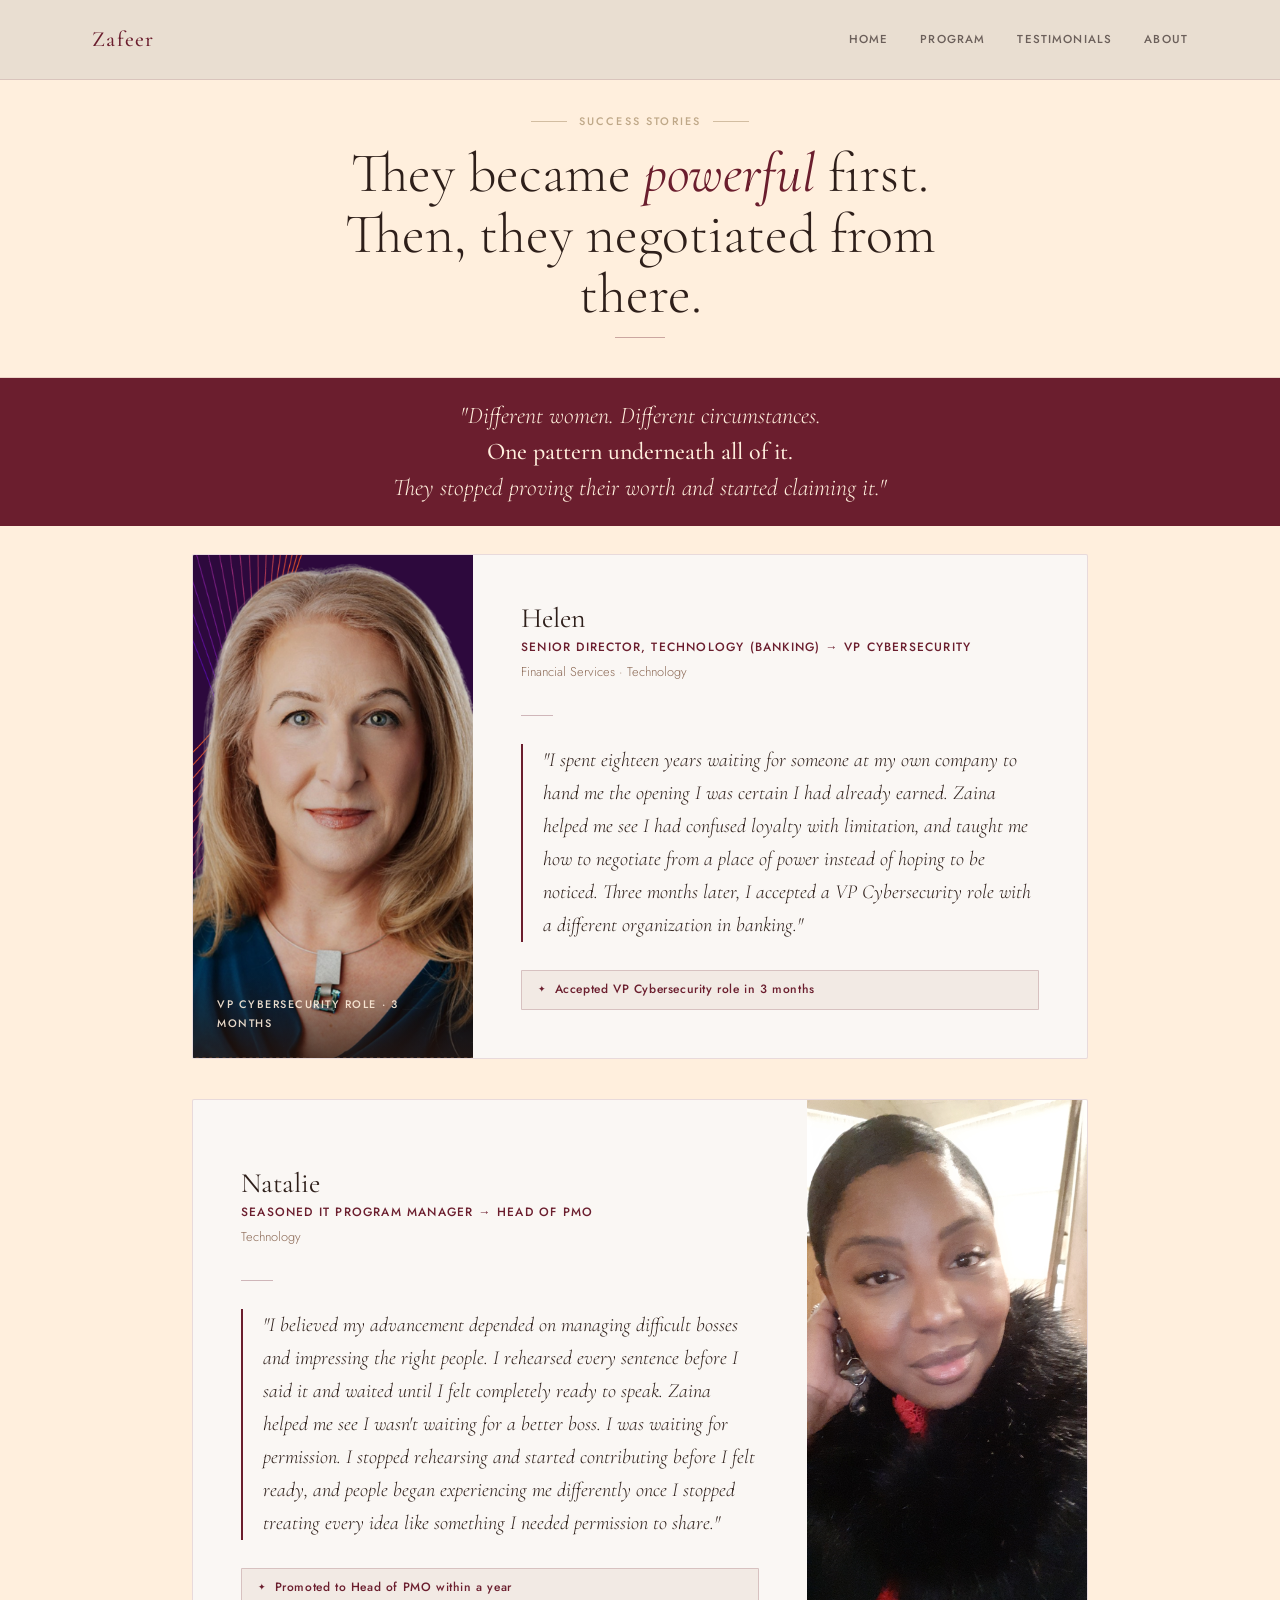
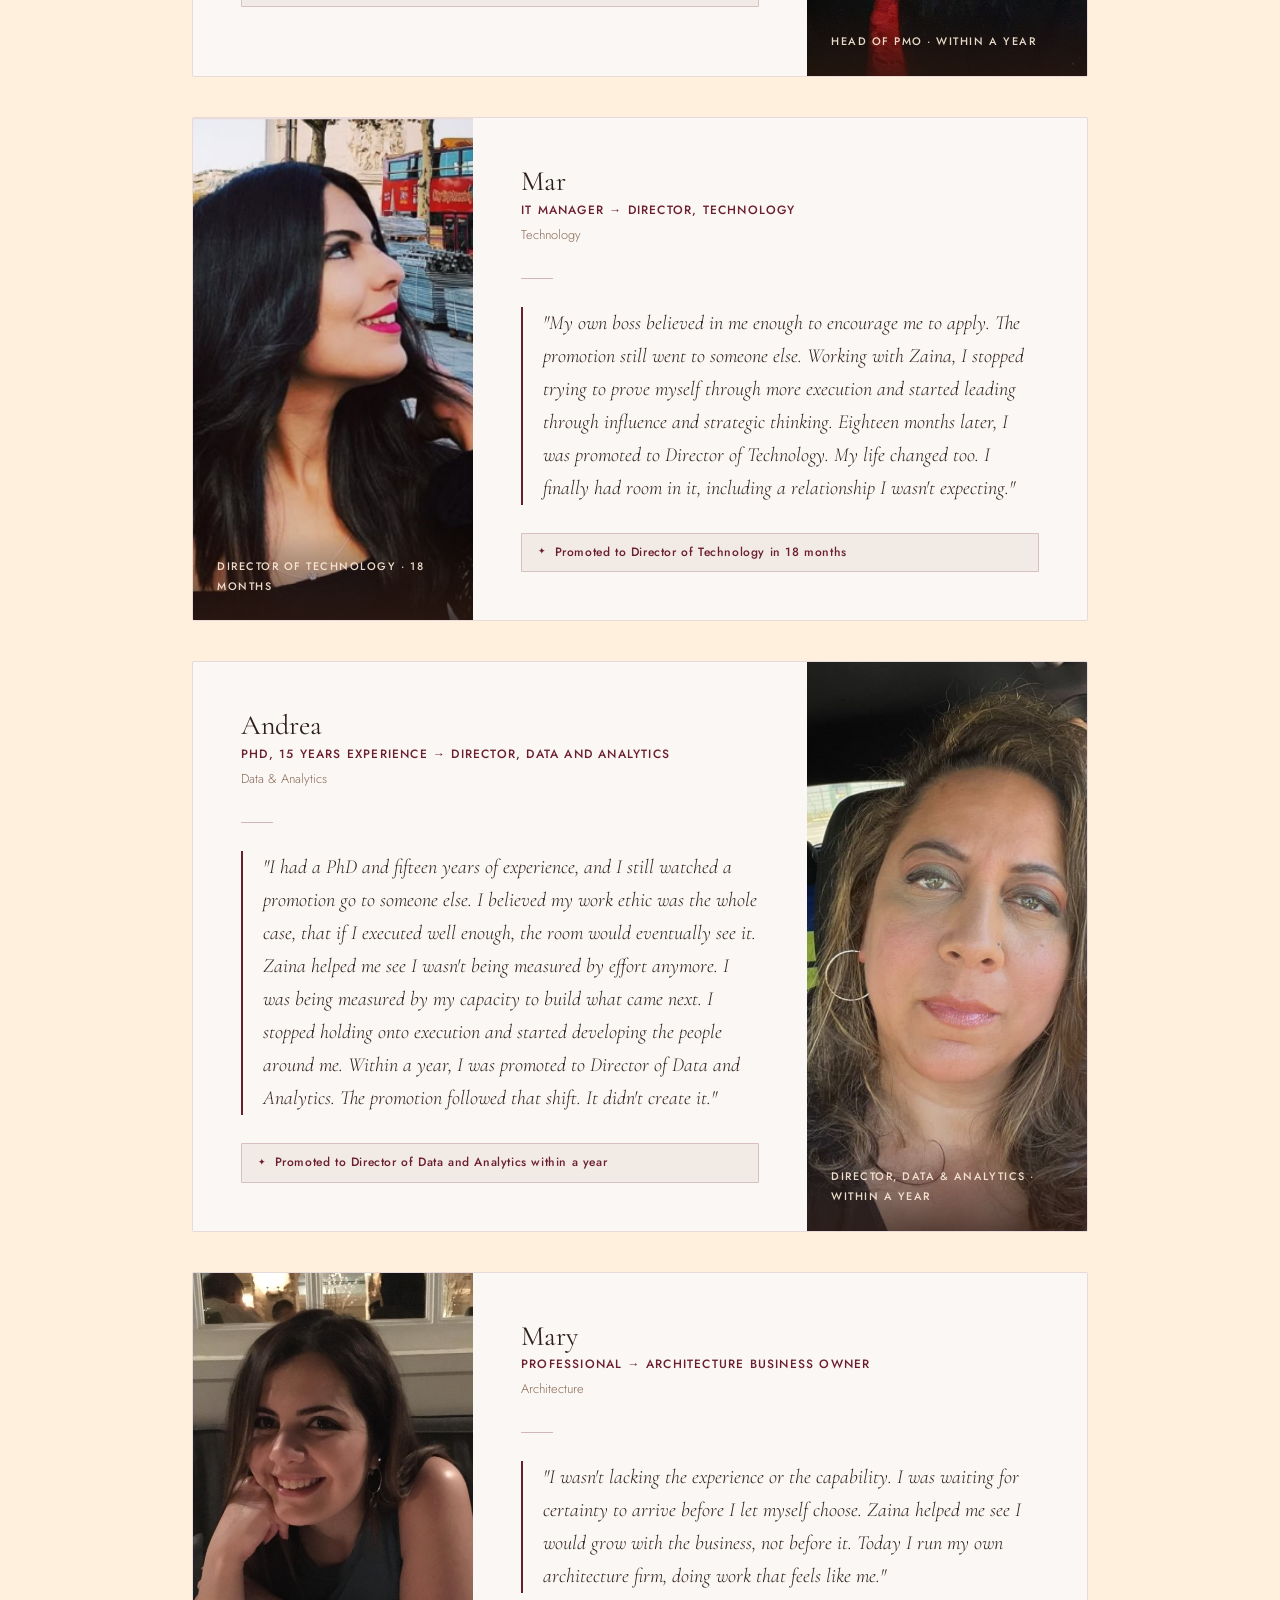
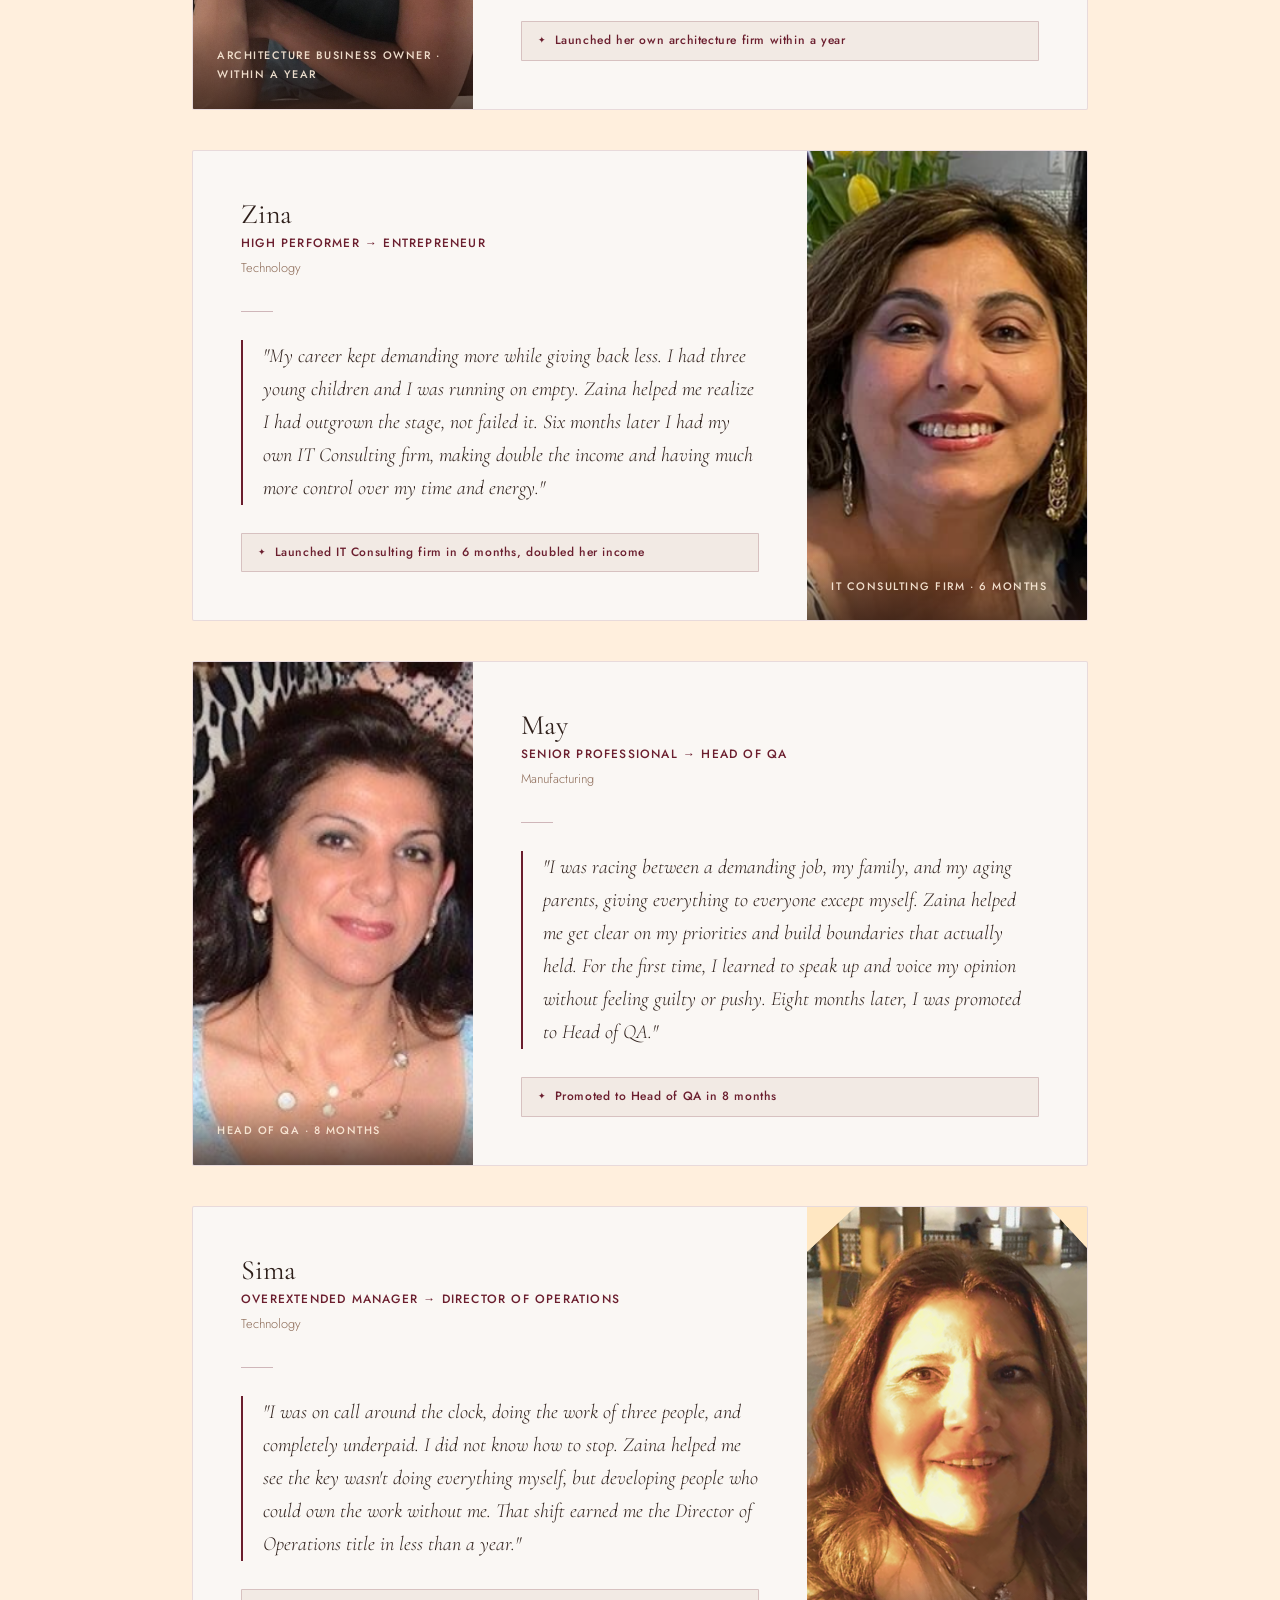
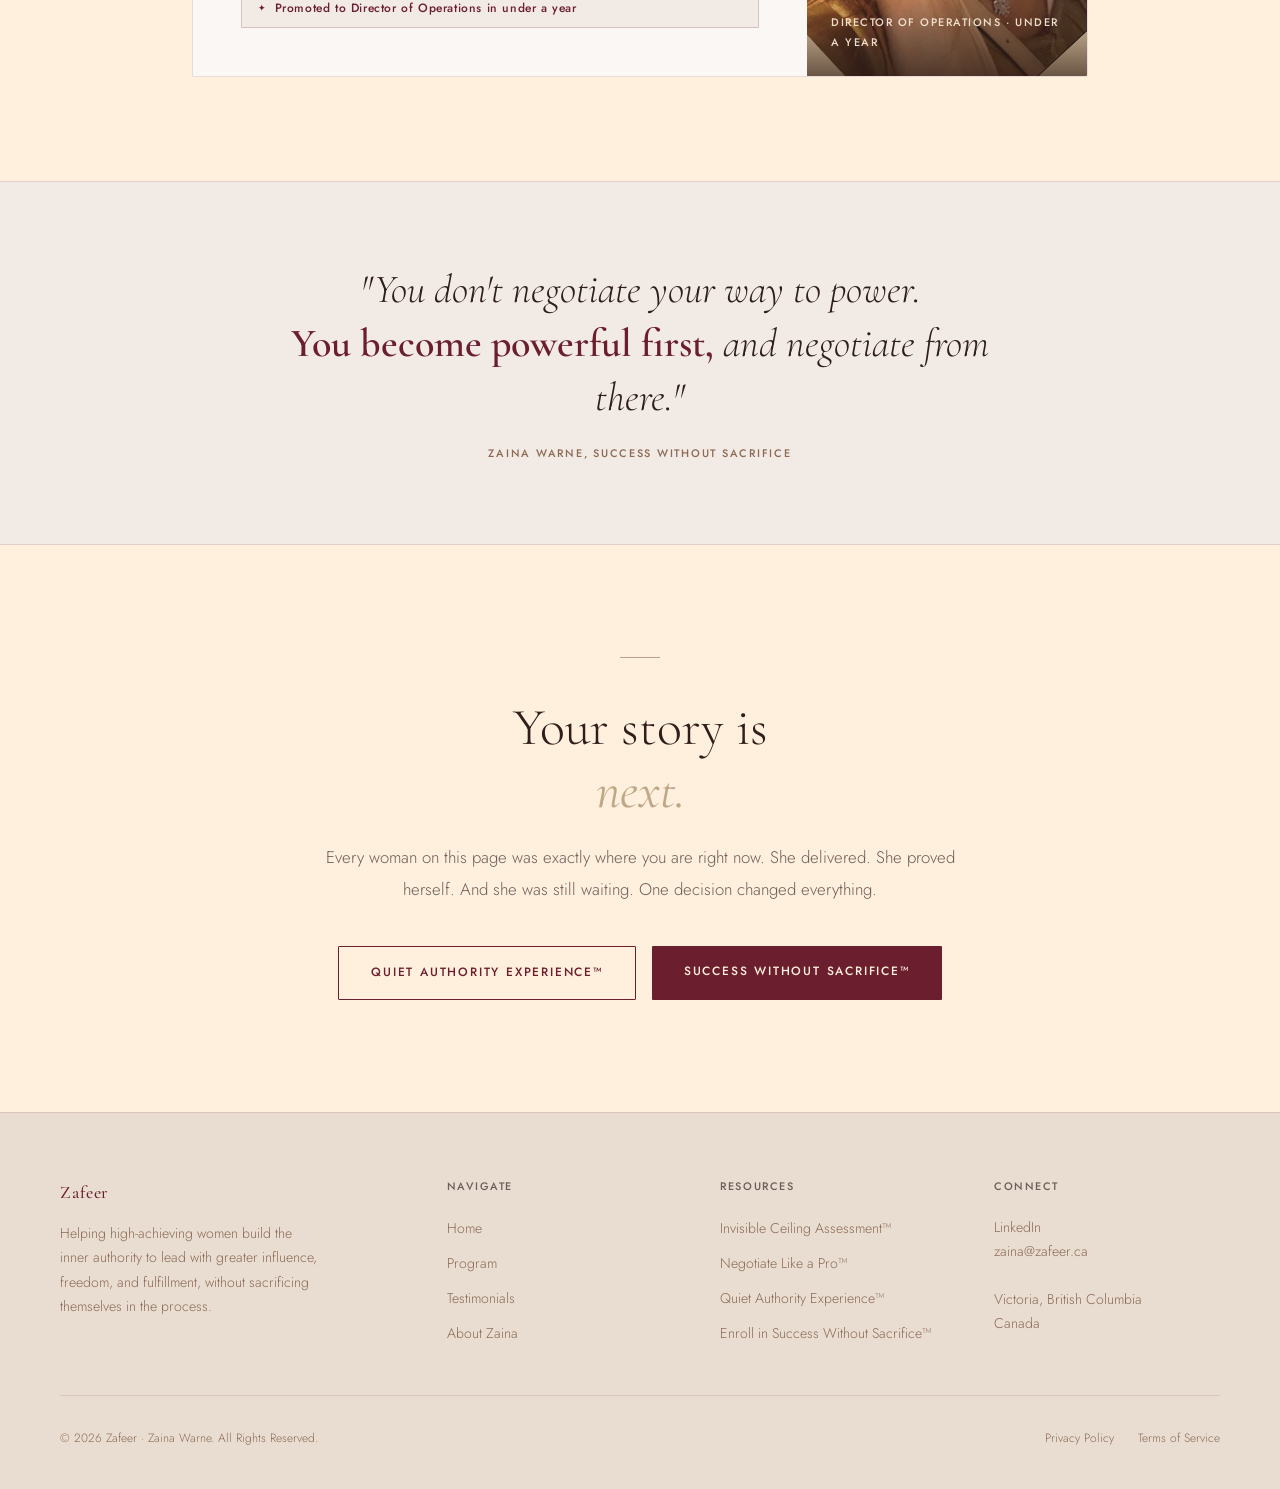
<file: testimonials.html>
<!DOCTYPE html>
<html lang="en">
<head>
  <meta charset="UTF-8" />
  <meta name="viewport" content="width=device-width, initial-scale=1.0" />
  <title>Success Stories, Success Without Sacrifice | Zaina Warne</title>
  <meta name="description" content="Real women. Real transformations. Read how high-achieving women in corporate leadership and tech claimed their promotion, title, and salary with Zaina Warne's coaching." />
  <meta name="robots" content="index, follow" />
  <link href="https://fonts.googleapis.com/css2?family=Cormorant+Garamond:ital,wght@0,300;0,400;0,500;0,600;1,300;1,400;1,500;1,600&family=Jost:wght@300;400;500;600&display=swap" rel="stylesheet" />
  <style>
    *, *::before, *::after { box-sizing: border-box; margin: 0; padding: 0; }

    :root {
      --cream:        #FFEFDD;
      --cream-mid:    #DDD0C0;
      --cream-dark:   #C8B8A4;
      --burgundy:     #6B1E2E;
      --burgundy-lt:  #8B3040;
      --burgundy-pale:#F2EAE4;
      --text-dark:    #2E1F1A;
      --text-mid:     #6B5F5A;
      --text-light:   #8C6A56;
      --white:        #FAF7F4;
      --border:       rgba(107,30,46,0.13);
      --border-md:    rgba(107,30,46,0.22);
      --gold:         #C49A5A;
      --gold-muted:   #BFA888;
      --gray-cream:   #E8DDD0;
    }

    html { scroll-behavior: smooth; }

    body {
      background: var(--cream);
      color: var(--text-dark);
      font-family: 'Jost', sans-serif;
      font-weight: 300;
      font-size: 17px;
      line-height: 1.8;
      overflow-x: hidden;
    }

    /* ── NAV ── */
    .nav-outer { border-bottom: 0.5px solid var(--border); position: sticky; top: 0; z-index: 100; background: rgba(232,221,208,0.95); backdrop-filter: blur(10px); }
    nav { max-width: 1160px; margin: 0 auto; padding: 1.25rem 2rem; display: flex; justify-content: space-between; align-items: center; gap: 1.5rem; }
    .nav-links { display: flex; align-items: center; gap: 2rem; }
    .nav-links a { font-size: 0.72rem; font-weight: 500; letter-spacing: 0.1em; text-transform: uppercase; color: var(--text-mid); text-decoration: none; transition: color 0.2s; }
    .nav-links a:hover { color: var(--burgundy); }
    .nav-hamburger { display: none; flex-direction: column; gap: 5px; cursor: pointer; padding: 4px; }
    .nav-hamburger span { display: block; width: 22px; height: 1.5px; background: var(--burgundy); }

    /* ── BUTTONS ── */
    .btn-primary { display: inline-block; padding: 0.95rem 2rem; background: var(--burgundy); color: var(--cream); font-family: 'Jost', sans-serif; font-size: 0.75rem; font-weight: 500; letter-spacing: 0.15em; text-transform: uppercase; text-decoration: none; border-radius: 1px; transition: background 0.2s, transform 0.15s; border: none; cursor: pointer; }
    .btn-primary:hover { background: var(--burgundy-lt); transform: translateY(-1px); }
    .btn-secondary { display: inline-block; padding: 0.95rem 2rem; background: transparent; color: var(--burgundy); font-family: 'Jost', sans-serif; font-size: 0.75rem; font-weight: 500; letter-spacing: 0.15em; text-transform: uppercase; text-decoration: none; border-radius: 1px; border: 1px solid var(--burgundy); transition: background 0.2s, color 0.2s; }
    .btn-secondary:hover { background: var(--burgundy); color: var(--cream); }

    /* ── HERO ── */
    .hero { padding: 2rem 2rem 1.75rem; text-align: center; border-bottom: 0.5px solid var(--border); }
    .hero-inner { max-width: 680px; margin: 0 auto; }
    .hero-eyebrow { font-size: 0.68rem; font-weight: 500; letter-spacing: 0.2em; text-transform: uppercase; color: var(--gold-muted); margin-bottom: 0.75rem; display: flex; align-items: center; justify-content: center; gap: 0.75rem; }
    .hero-eyebrow::before, .hero-eyebrow::after { content: ''; display: block; width: 36px; height: 0.5px; background: var(--gold-muted); opacity: 0.7; }
    .hero h1 { font-family: 'Cormorant Garamond', serif; font-size: clamp(2.2rem, 5vw, 3.5rem); font-weight: 300; color: var(--text-dark); line-height: 1.08; margin-bottom: 0.5rem; }
    .hero h1 em { font-style: italic; color: var(--burgundy); font-weight: 400; }
    .hero-rule { width: 50px; height: 0.5px; background: var(--burgundy); margin: 0.75rem auto; opacity: 0.35; }
    .hero-sub { font-size: 1.05rem; color: var(--text-mid); line-height: 1.85; }

    /* ── PATTERN LINE ── */
    .pattern { background: var(--burgundy); padding: 1.25rem 2rem; text-align: center; }
    .pattern p { font-family: 'Cormorant Garamond', serif; font-size: clamp(1.1rem, 2.5vw, 1.5rem); font-weight: 300; font-style: italic; color: var(--cream); line-height: 1.5; }
    .pattern p strong { font-style: normal; font-weight: 500; }

    /* ── STORIES ── */
    .stories { max-width: 960px; margin: 0 auto; padding: 1.75rem 2rem 4rem; }

    .story-card {
      background: var(--white);
      border: 0.5px solid var(--border);
      border-radius: 2px;
      padding: 0;
      margin-bottom: 2.5rem;
      overflow: hidden;
      display: grid;
      grid-template-columns: 280px 1fr;
      transition: box-shadow 0.2s;
    }
    .story-card:hover { box-shadow: 0 8px 40px rgba(107,30,46,0.07); }

    /* Alternating image side */
    .story-card:nth-child(even) { grid-template-columns: 1fr 280px; }
    .story-card:nth-child(even) .story-image { order: 2; }
    .story-card:nth-child(even) .story-content { order: 1; }

    .story-image { position: relative; overflow: hidden; background: var(--gray-cream); }
    .story-image img {
      width: 100%;
      height: 100%;
      min-height: 380px;
      object-fit: cover;
      object-position: center top;
      display: block;
    }
    .story-image-overlay {
      position: absolute;
      bottom: 0;
      left: 0;
      right: 0;
      padding: 1.5rem;
      background: linear-gradient(to top, rgba(44,24,16,0.7) 0%, transparent 100%);
    }
    .story-result {
      font-size: 0.68rem;
      font-weight: 500;
      letter-spacing: 0.14em;
      text-transform: uppercase;
      color: var(--cream);
      opacity: 0.9;
    }

    .story-content { padding: 3rem 3rem 3rem 3rem; display: flex; flex-direction: column; justify-content: center; }
    .story-name { font-family: 'Cormorant Garamond', serif; font-size: 1.75rem; font-weight: 400; color: var(--text-dark); margin-bottom: 0.25rem; line-height: 1.1; }
    .story-creds { font-size: 0.75rem; font-weight: 500; letter-spacing: 0.1em; text-transform: uppercase; color: var(--burgundy); margin-bottom: 0.25rem; line-height: 1.5; }
    .story-industry { font-size: 0.8rem; color: var(--text-light); margin-bottom: 2rem; }
    .story-divider { width: 32px; height: 1px; background: var(--burgundy); opacity: 0.3; margin-bottom: 1.75rem; }
    .story-quote {
      font-family: 'Cormorant Garamond', serif;
      font-size: clamp(1.05rem, 1.8vw, 1.25rem);
      font-weight: 300;
      font-style: italic;
      color: var(--text-dark);
      line-height: 1.65;
      margin-bottom: 1.75rem;
      position: relative;
      padding-left: 1.25rem;
      border-left: 2px solid var(--burgundy);
    }
    .story-outcome {
      display: inline-flex;
      align-items: center;
      gap: 0.5rem;
      background: var(--burgundy-pale);
      border: 0.5px solid rgba(107,30,46,0.2);
      padding: 0.5rem 1rem;
      border-radius: 1px;
      font-size: 0.75rem;
      font-weight: 500;
      color: var(--burgundy);
      letter-spacing: 0.05em;
    }
    .story-outcome::before { content: '✦'; font-size: 0.55rem; }

    /* ── SECRET SAUCE ── */
    .sauce-section { background: var(--burgundy-pale); border-top: 0.5px solid var(--border); border-bottom: 0.5px solid var(--border); padding: 5rem 2rem; text-align: center; }
    .sauce-inner { max-width: 760px; margin: 0 auto; }
    .sauce-line { font-family: 'Cormorant Garamond', serif; font-size: clamp(1.6rem, 3.5vw, 2.5rem); font-weight: 300; font-style: italic; color: var(--text-dark); line-height: 1.35; margin-bottom: 1.25rem; }
    .sauce-line strong { font-style: normal; font-weight: 600; color: var(--burgundy); }
    .sauce-attr { font-size: 0.68rem; font-weight: 500; letter-spacing: 0.16em; text-transform: uppercase; color: var(--text-light); }

    /* ── FINAL CTA ── */
    .final-cta { padding: 7rem 2rem; text-align: center; }
    .final-cta-inner { max-width: 640px; margin: 0 auto; }
    .final-rule { width: 40px; height: 0.5px; background: var(--burgundy); margin: 0 auto 2.5rem; opacity: 0.4; }
    .final-title { font-family: 'Cormorant Garamond', serif; font-size: clamp(2rem, 4.5vw, 3.25rem); font-weight: 300; color: var(--text-dark); line-height: 1.2; margin-bottom: 1.25rem; }
    .final-title em { font-style: italic; color: var(--gold-muted); font-weight: 400; }
    .final-body { font-size: 1.05rem; color: var(--text-mid); line-height: 1.9; margin-bottom: 2.5rem; }
    .final-ctas { display: flex; justify-content: center; gap: 1rem; flex-wrap: wrap; }

    /* ── FOOTER ── */
    footer { background: var(--gray-cream); border-top: 0.5px solid var(--border); padding: 4rem 2rem 2.5rem; }
    .footer-inner { max-width: 1160px; margin: 0 auto; display: grid; grid-template-columns: 1.5fr 1fr 1fr 1fr; gap: 3rem; margin-bottom: 3rem; }
    .footer-brand-desc { font-size: 0.88rem; color: var(--text-light); line-height: 1.75; margin-top: 0.75rem; max-width: 260px; }
    .footer-col-title { font-size: 0.68rem; font-weight: 500; letter-spacing: 0.14em; text-transform: uppercase; color: var(--text-mid); margin-bottom: 1.25rem; }
    .footer-links { display: flex; flex-direction: column; gap: 0.6rem; }
    .footer-links a { font-size: 0.88rem; color: var(--text-light); text-decoration: none; transition: color 0.2s; }
    .footer-links a:hover { color: var(--burgundy); }
    .footer-contact { font-size: 0.88rem; color: var(--text-light); line-height: 1.7; }
    .footer-contact a { color: var(--text-light); text-decoration: none; transition: color 0.2s; }
    .footer-contact a:hover { color: var(--burgundy); }
    .footer-bottom { border-top: 0.5px solid var(--border); padding-top: 2rem; display: flex; justify-content: space-between; align-items: center; flex-wrap: wrap; gap: 1rem; max-width: 1160px; margin: 0 auto; }
    .footer-copy { font-size: 0.75rem; color: var(--text-light); }
    .footer-bottom-links { display: flex; gap: 1.5rem; }
    .footer-bottom-links a { font-size: 0.75rem; color: var(--text-light); text-decoration: none; transition: color 0.2s; }
    .footer-bottom-links a:hover { color: var(--burgundy); }
    .footer-logo { font-family: 'Cormorant Garamond', serif; font-size: 1.1rem; font-weight: 500; color: var(--burgundy); letter-spacing: 0.05em; }

    /* ── ANIMATIONS ── */
    .fade-up { opacity: 0; transform: translateY(24px); transition: opacity 0.65s ease, transform 0.65s ease; }
    .fade-up.visible { opacity: 1; transform: translateY(0); }

    /* ── MOBILE ── */
    @media (max-width: 768px) {
      .story-card,
      .story-card:nth-child(even) { grid-template-columns: 1fr; }
      .story-card:nth-child(even) .story-image,
      .story-card:nth-child(even) .story-content { order: unset; }
      .story-image img { min-height: 260px; height: 260px; }
      .story-content { padding: 2rem 1.75rem; }
      .footer-inner { grid-template-columns: 1fr 1fr; gap: 2rem; }
      nav .nav-links { display: none; }
      nav .nav-links.open { display: flex; flex-direction: column; position: absolute; top: 100%; left: 0; right: 0; background: var(--cream); border-bottom: 0.5px solid var(--border); padding: 1.5rem 2rem; gap: 1.25rem; }
      .nav-hamburger { display: flex; }
    }
    @media (max-width: 500px) {
      .footer-inner { grid-template-columns: 1fr; }
      .final-ctas { flex-direction: column; align-items: center; }
    }
  </style>
</head>
<body>

  <!-- NAV -->
  <div class="nav-outer">
    <nav>
      <a href="https://zafeer.ca/" style="text-decoration:none;">
        <span style="font-family:'Cormorant Garamond',serif;font-size:1.35rem;font-weight:500;color:var(--burgundy);letter-spacing:0.06em;">Zafeer</span>
      </a>
      <div class="nav-links" id="navLinks">
        <a href="https://zafeer.ca/index.html">Home</a>
        <a href="https://zafeer.ca/program.html">Program</a>
        <a href="https://zafeer.ca/testimonials.html">Testimonials</a>
        <a href="https://zafeer.ca/about.html">About</a>
      </div>
      <div class="nav-hamburger" id="hamburger" onclick="toggleMenu()">
        <span></span><span></span><span></span>
      </div>
    </nav>
  </div>

  <!-- HERO -->
  <section class="hero">
    <div class="hero-inner fade-up">
      <div class="hero-eyebrow">Success Stories</div>
      <h1>They became <em>powerful</em> first.<br>Then, they negotiated from there.</h1>
      <div class="hero-rule"></div>
    </div>
  </section>

  <!-- PATTERN LINE -->
  <div class="pattern">
    <p>"Different women. Different circumstances.<br><strong>One pattern underneath all of it.</strong><br>They stopped proving their worth and started claiming it."</p>
  </div>

  <!-- STORIES -->
  <div class="stories">

    <!-- HELEN -->
    <div class="story-card fade-up">
      <div class="story-image">
        <img src="helen2.png" alt="Helen" style="object-position: center 15%;" />
        <div class="story-image-overlay">
          <div class="story-result">VP Cybersecurity Role · 3 Months</div>
        </div>
      </div>
      <div class="story-content">
        <div class="story-name">Helen</div>
        <div class="story-creds">Senior Director, Technology (Banking) → VP Cybersecurity</div>
        <div class="story-industry">Financial Services · Technology</div>
        <div class="story-divider"></div>
        <div class="story-quote">"I spent eighteen years waiting for someone at my own company to hand me the opening I was certain I had already earned. Zaina helped me see I had confused loyalty with limitation, and taught me how to negotiate from a place of power instead of hoping to be noticed. Three months later, I accepted a VP Cybersecurity role with a different organization in banking."</div>
        <div class="story-outcome">Accepted VP Cybersecurity role in 3 months</div>
      </div>
    </div>

    <!-- NATALIE -->
    <div class="story-card fade-up">
      <div class="story-image">
        <img src="natalie.jpg" alt="Natalie" style="object-position: center top;" />
        <div class="story-image-overlay">
          <div class="story-result">Head of PMO · Within a Year</div>
        </div>
      </div>
      <div class="story-content">
        <div class="story-name">Natalie</div>
        <div class="story-creds">Seasoned IT Program Manager → Head of PMO</div>
        <div class="story-industry">Technology</div>
        <div class="story-divider"></div>
        <div class="story-quote">"I believed my advancement depended on managing difficult bosses and impressing the right people. I rehearsed every sentence before I said it and waited until I felt completely ready to speak. Zaina helped me see I wasn't waiting for a better boss. I was waiting for permission. I stopped rehearsing and started contributing before I felt ready, and people began experiencing me differently once I stopped treating every idea like something I needed permission to share."</div>
        <div class="story-outcome">Promoted to Head of PMO within a year</div>
      </div>
    </div>

    <!-- MAR -->
    <div class="story-card fade-up">
      <div class="story-image">
        <img src="mar.png" alt="Mar" style="object-position: center top;" />
        <div class="story-image-overlay">
          <div class="story-result">Director of Technology · 18 Months</div>
        </div>
      </div>
      <div class="story-content">
        <div class="story-name">Mar</div>
        <div class="story-creds">IT Manager → Director, Technology</div>
        <div class="story-industry">Technology</div>
        <div class="story-divider"></div>
        <div class="story-quote">"My own boss believed in me enough to encourage me to apply. The promotion still went to someone else. Working with Zaina, I stopped trying to prove myself through more execution and started leading through influence and strategic thinking. Eighteen months later, I was promoted to Director of Technology. My life changed too. I finally had room in it, including a relationship I wasn't expecting."</div>
        <div class="story-outcome">Promoted to Director of Technology in 18 months</div>
      </div>
    </div>

    <!-- ANDREA -->
    <div class="story-card fade-up">
      <div class="story-image">
        <img src="andrea.png" alt="Andrea" style="object-position: center top;" />
        <div class="story-image-overlay">
          <div class="story-result">Director, Data & Analytics · Within a Year</div>
        </div>
      </div>
      <div class="story-content">
        <div class="story-name">Andrea</div>
        <div class="story-creds">PhD, 15 Years Experience → Director, Data and Analytics</div>
        <div class="story-industry">Data &amp; Analytics</div>
        <div class="story-divider"></div>
        <div class="story-quote">"I had a PhD and fifteen years of experience, and I still watched a promotion go to someone else. I believed my work ethic was the whole case, that if I executed well enough, the room would eventually see it. Zaina helped me see I wasn't being measured by effort anymore. I was being measured by my capacity to build what came next. I stopped holding onto execution and started developing the people around me. Within a year, I was promoted to Director of Data and Analytics. The promotion followed that shift. It didn't create it."</div>
        <div class="story-outcome">Promoted to Director of Data and Analytics within a year</div>
      </div>
    </div>

    <!-- MARY -->
    <div class="story-card fade-up">
      <div class="story-image">
        <img src="mary.png" alt="Mary" style="object-position: center top;" />
        <div class="story-image-overlay">
          <div class="story-result">Architecture Business Owner · Within a Year</div>
        </div>
      </div>
      <div class="story-content">
        <div class="story-name">Mary</div>
        <div class="story-creds">Professional → Architecture Business Owner</div>
        <div class="story-industry">Architecture</div>
        <div class="story-divider"></div>
        <div class="story-quote">"I wasn't lacking the experience or the capability. I was waiting for certainty to arrive before I let myself choose. Zaina helped me see I would grow with the business, not before it. Today I run my own architecture firm, doing work that feels like me."</div>
        <div class="story-outcome">Launched her own architecture firm within a year</div>
      </div>
    </div>

    <!-- ZINA -->
    <div class="story-card fade-up">
      <div class="story-image">
        <img src="zina.png" alt="Zina" style="object-position: center top;" />
        <div class="story-image-overlay">
          <div class="story-result">IT Consulting Firm · 6 Months</div>
        </div>
      </div>
      <div class="story-content">
        <div class="story-name">Zina</div>
        <div class="story-creds">High Performer → Entrepreneur</div>
        <div class="story-industry">Technology</div>
        <div class="story-divider"></div>
        <div class="story-quote">"My career kept demanding more while giving back less. I had three young children and I was running on empty. Zaina helped me realize I had outgrown the stage, not failed it. Six months later I had my own IT Consulting firm, making double the income and having much more control over my time and energy."</div>
        <div class="story-outcome">Launched IT Consulting firm in 6 months, doubled her income</div>
      </div>
    </div>

    <!-- MAY -->
    <div class="story-card fade-up">
      <div class="story-image">
        <img src="may.png" alt="May" style="object-position: center top;" />
        <div class="story-image-overlay">
          <div class="story-result">Head of QA · 8 Months</div>
        </div>
      </div>
      <div class="story-content">
        <div class="story-name">May</div>
        <div class="story-creds">Senior Professional → Head of QA</div>
        <div class="story-industry">Manufacturing</div>
        <div class="story-divider"></div>
        <div class="story-quote">"I was racing between a demanding job, my family, and my aging parents, giving everything to everyone except myself. Zaina helped me get clear on my priorities and build boundaries that actually held. For the first time, I learned to speak up and voice my opinion without feeling guilty or pushy. Eight months later, I was promoted to Head of QA."</div>
        <div class="story-outcome">Promoted to Head of QA in 8 months</div>
      </div>
    </div>

    <!-- SIMA -->
    <div class="story-card fade-up">
      <div class="story-image">
        <img src="sima.png" alt="Sima" style="object-position: center top;" />
        <div class="story-image-overlay">
          <div class="story-result">Director of Operations · Under a Year</div>
        </div>
      </div>
      <div class="story-content">
        <div class="story-name">Sima</div>
        <div class="story-creds">Overextended Manager → Director of Operations</div>
        <div class="story-industry">Technology</div>
        <div class="story-divider"></div>
        <div class="story-quote">"I was on call around the clock, doing the work of three people, and completely underpaid. I did not know how to stop. Zaina helped me see the key wasn't doing everything myself, but developing people who could own the work without me. That shift earned me the Director of Operations title in less than a year."</div>
        <div class="story-outcome">Promoted to Director of Operations in under a year</div>
      </div>
    </div>

  </div>

  <!-- SECRET SAUCE -->
  <section class="sauce-section">
    <div class="sauce-inner fade-up">
      <div class="sauce-line">"You don't negotiate your way to power.<br><strong>You become powerful first,</strong> and negotiate from there."</div>
      <div class="sauce-attr">Zaina Warne, Success Without Sacrifice</div>
    </div>
  </section>

  <!-- FINAL CTA -->
  <section class="final-cta">
    <div class="final-cta-inner fade-up">
      <div class="final-rule"></div>
      <h2 class="final-title">Your story is<br><em>next.</em></h2>
      <p class="final-body">Every woman on this page was exactly where you are right now. She delivered. She proved herself. And she was still waiting. One decision changed everything.</p>
      <div class="final-ctas">
        <a href="https://zainawarne.com/quiet-authority-experience.html" class="btn-secondary">Quiet Authority Experience™</a>
        <a href="https://zafeer.ca/success-without-sacrifice-payment.html" class="btn-primary">Success Without Sacrifice™</a>
      </div>
    </div>
  </section>

  <!-- FOOTER -->
  <footer>
    <div class="footer-inner">
      <div>
        <div class="footer-logo">Zafeer</div>
        <p class="footer-brand-desc">Helping high-achieving women build the inner authority to lead with greater influence, freedom, and fulfillment, without sacrificing themselves in the process.</p>
      </div>
      <div>
        <div class="footer-col-title">Navigate</div>
        <div class="footer-links">
          <a href="https://zafeer.ca/index.html">Home</a>
          <a href="https://zafeer.ca/program.html">Program</a>
          <a href="https://zafeer.ca/testimonials.html">Testimonials</a>
          <a href="https://zafeer.ca/about.html">About Zaina</a>
        </div>
      </div>
      <div>
        <div class="footer-col-title">Resources</div>
        <div class="footer-links">
          <a href="https://zainawarne.com/" target="_blank" rel="noopener">Invisible Ceiling Assessment™</a>
          <a href="https://zafeer.ca/negotiate-like-a-pro/">Negotiate Like a Pro™</a>
          <a href="https://zainawarne.com/quiet-authority-experience.html">Quiet Authority Experience™</a>
          <a href="https://zafeer.ca/success-without-sacrifice-payment.html">Enroll in Success Without Sacrifice™</a>
        </div>
      </div>
      <div>
        <div class="footer-col-title">Connect</div>
        <div class="footer-contact">
          <a href="https://www.linkedin.com/in/zaina-warne/" target="_blank" rel="noopener">LinkedIn</a><br>
          <a href="mailto:zaina@zafeer.ca">zaina@zafeer.ca</a><br><br>
          Victoria, British Columbia<br>Canada
        </div>
      </div>
    </div>
    <div class="footer-bottom">
      <div class="footer-copy">© 2026 Zafeer · Zaina Warne. All Rights Reserved.</div>
      <div class="footer-bottom-links">
        <a href="#">Privacy Policy</a>
        <a href="#">Terms of Service</a>
      </div>
    </div>
  </footer>

  <script>
    function toggleMenu() {
      document.getElementById('navLinks').classList.toggle('open');
    }
    const observer = new IntersectionObserver((entries) => {
      entries.forEach(e => { if (e.isIntersecting) e.target.classList.add('visible'); });
    }, { threshold: 0.1 });
    document.querySelectorAll('.fade-up').forEach(el => observer.observe(el));
  </script>

</body>
</html>
</file>
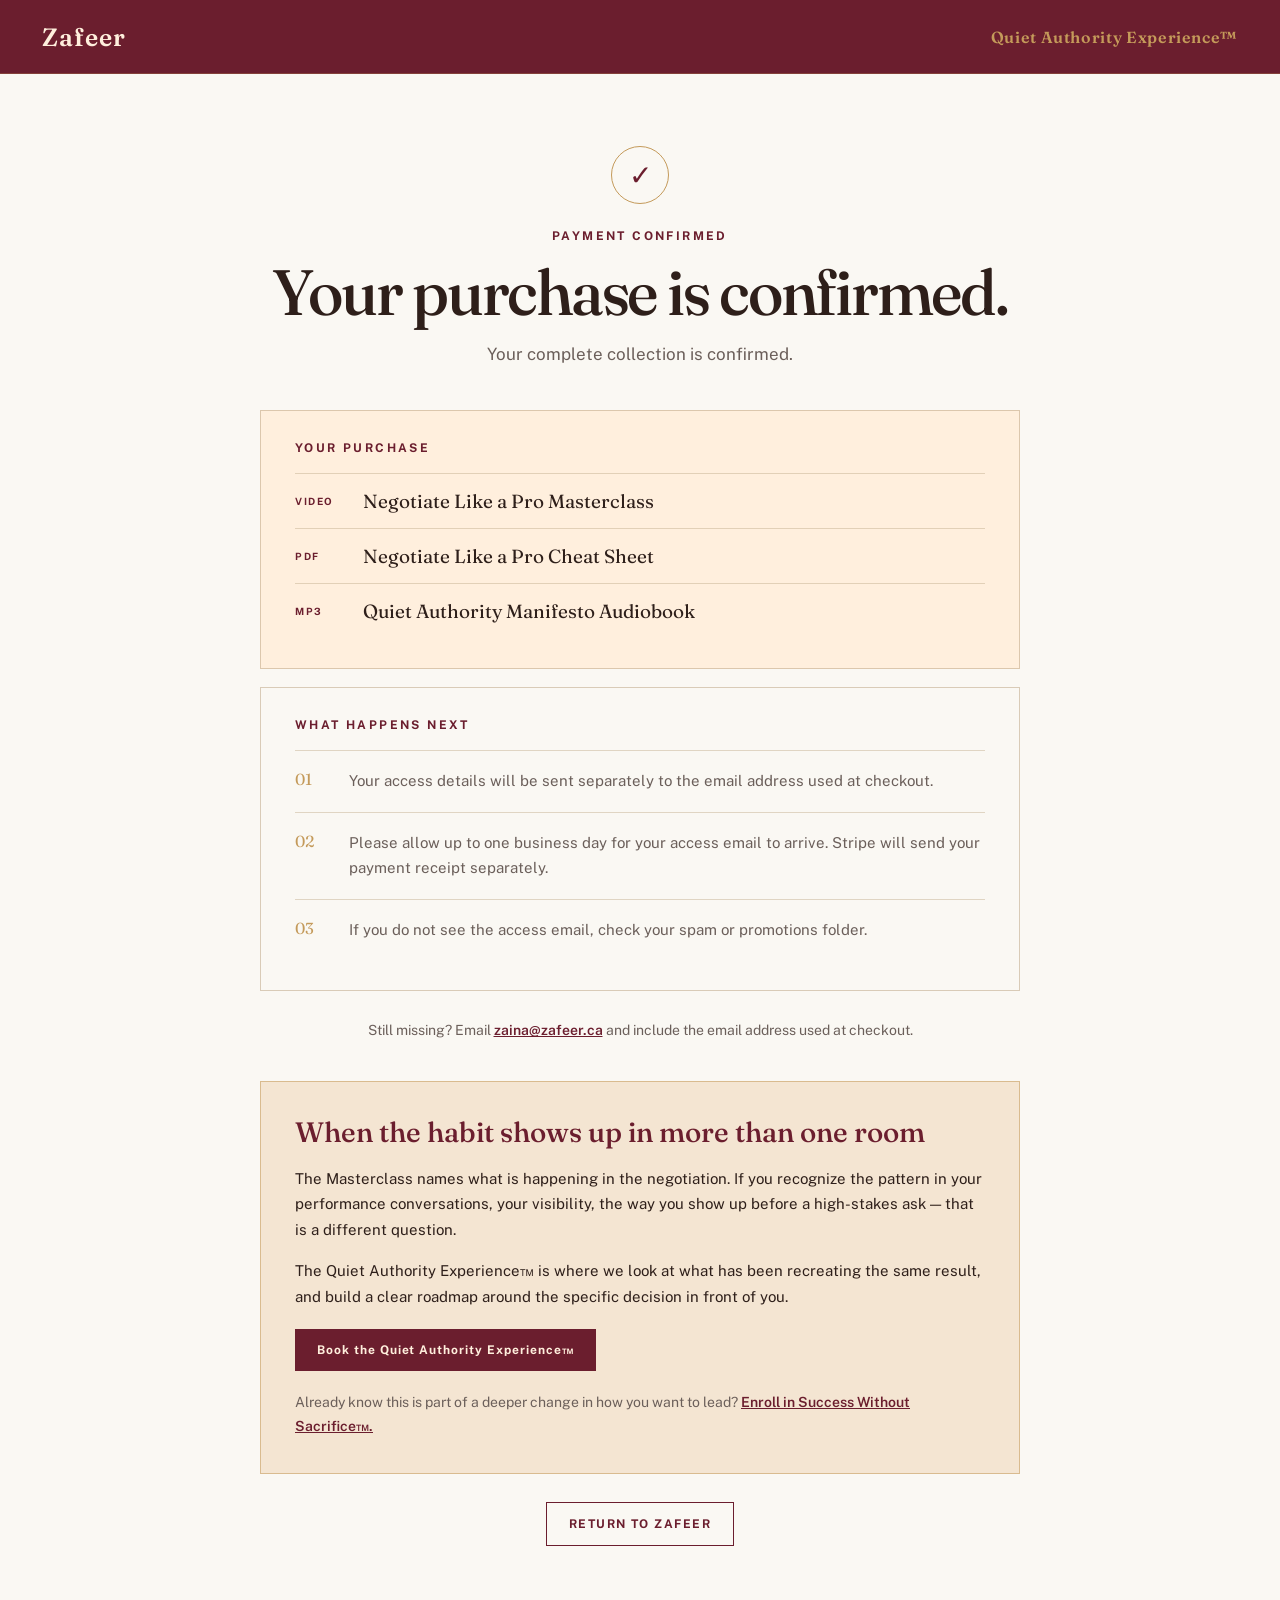
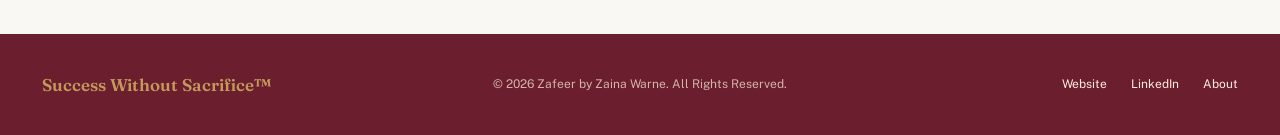
<file: negotiate-like-a-pro/thank-you-complete-collection.html>
<!doctype html>
<html lang="en">
<head>
<meta charset="utf-8">
<meta name="viewport" content="width=device-width,initial-scale=1">
<title>Negotiate Like a Pro | Purchase Confirmed</title>
<link rel="preconnect" href="https://fonts.googleapis.com">
<link rel="preconnect" href="https://fonts.gstatic.com" crossorigin>
<link href="https://fonts.googleapis.com/css2?family=Fraunces:opsz,wght@9..144,500;9..144,600&family=Public+Sans:wght@400;500;600;700&display=swap" rel="stylesheet">
<style>
:root{--b:#6B1E2E;--c:#2E1F1A;--m:#6B5F5A;--g:#C49A5A;--mg:#BFA888;--wc:#FFEFDD;--cc:#FAF8F3}*{box-sizing:border-box}body{margin:0;background:var(--cc);color:var(--c);font-family:"Public Sans",Arial,sans-serif}.review{background:var(--c);color:var(--wc);padding:10px 20px;display:flex;justify-content:center;gap:12px;align-items:center;font-size:12px}.review select{background:var(--cc);color:var(--c);border:0;padding:8px 12px;font:inherit}header,footer{background:var(--b);color:var(--wc)}nav{max-width:1440px;min-height:74px;margin:auto;padding:0 42px;display:flex;align-items:center;justify-content:space-between;border-bottom:1px solid rgba(196,154,90,.28)}a{color:inherit}.logo{font:600 25px "Fraunces",Georgia,serif;letter-spacing:.04em;text-decoration:none}.nav-cta{color:var(--g);font:600 16px "Fraunces",Georgia,serif;letter-spacing:.04em;text-decoration:none}main{min-height:700px}.confirm{width:min(760px,calc(100% - 40px));margin:auto;padding:72px 0 88px;text-align:center}.mark{width:58px;height:58px;margin:0 auto 25px;border:1px solid var(--g);border-radius:50%;display:grid;place-items:center;color:var(--b);font:28px Georgia,serif}.eyebrow,.label{margin:0;color:var(--b);font-size:12px;font-weight:700;letter-spacing:.2em}h1{margin:16px auto 14px;font:500 clamp(42px,6vw,64px)/1.04 "Fraunces",Georgia,serif;letter-spacing:-.035em}.sub{margin:0 auto 42px;color:var(--m);font-size:17px;line-height:1.7}.card,.steps{background:var(--wc);border:1px solid rgba(191,168,136,.55);padding:30px 34px;text-align:left}.products{margin-top:18px}.product{display:flex;align-items:center;gap:16px;padding:15px 0;border-top:1px solid rgba(191,168,136,.45);font:19px "Fraunces",Georgia,serif}.badge{min-width:52px;color:var(--b);font:700 10px "Public Sans",Arial,sans-serif;letter-spacing:.15em}.steps{margin-top:18px;background:transparent}.step{display:grid;grid-template-columns:42px 1fr;gap:12px;padding:18px 0;border-top:1px solid rgba(191,168,136,.45)}.step:first-of-type{margin-top:18px}.step span{color:var(--g);font:16px "Fraunces",Georgia,serif}.step p{margin:0;color:var(--m);font-size:15px;line-height:1.65}.support{margin:28px auto 0;color:var(--m);font-size:14px;line-height:1.7}.support a{color:var(--b);font-weight:600}.home{display:inline-block;margin-top:28px;padding:14px 22px;border:1px solid var(--b);color:var(--b);font-size:12px;font-weight:700;letter-spacing:.12em;text-decoration:none}footer{padding:40px 42px;display:grid;grid-template-columns:1fr auto 1fr;align-items:center;gap:24px}.footer-logo{color:var(--g);font:600 17px "Fraunces",Georgia,serif;text-decoration:none}.copy{color:rgba(255,239,221,.72);font-size:12px;text-align:center}.links{display:flex;justify-content:flex-end;gap:24px}.links a{font-size:12px;text-decoration:none}@media(max-width:700px){.review{flex-direction:column}.review select{width:100%}nav{min-height:66px;padding:0 20px}.logo{font-size:22px}.nav-cta{max-width:175px;font-size:13px;text-align:right}.confirm{padding:52px 0 64px}.card,.steps{padding:25px 22px}footer{padding:36px 22px;grid-template-columns:1fr;text-align:center}.links{justify-content:center}}
</style>
<style>
.bridge{margin:38px auto 0;padding:34px;border:1px solid rgba(196,154,90,.55);background:#F4E5D2;text-align:left}.bridge h2{margin:0 0 16px;color:var(--b);font:500 28px/1.2 "Fraunces",Georgia,serif}.bridge p{margin:0 0 16px;color:var(--c);font-size:15px;line-height:1.7}.bridge-btn{display:inline-block;margin-top:4px;padding:14px 22px;background:var(--b);color:var(--wc);font-size:12px;font-weight:700;letter-spacing:.08em;text-decoration:none}.bridge-direct{margin:20px 0 0!important;color:var(--m)!important;font-size:14px!important}.bridge-direct a{color:var(--b);font-weight:600}
</style>
</head>
<body>
<header>
<nav>
<a href="https://zafeer.ca" class="logo">Zafeer</a>
<a href="https://zainawarne.com/quiet-authority-experience.html" class="nav-cta">Quiet Authority Experience™</a>
</nav>
</header>
<main>
<section class="confirm">
<div class="mark">✓</div>
<p class="eyebrow">PAYMENT CONFIRMED</p>
<h1>Your purchase is confirmed.</h1>
<p class="sub">Your complete collection is confirmed.</p>
<div class="card">
<p class="label">YOUR PURCHASE</p>
<div class="products">
<div class="product">
<span class="badge">VIDEO</span>
<span>Negotiate Like a Pro Masterclass</span>
</div>
<div class="product">
<span class="badge">PDF</span>
<span>Negotiate Like a Pro Cheat Sheet</span>
</div>
<div class="product">
<span class="badge">MP3</span>
<span>Quiet Authority Manifesto Audiobook</span>
</div>
</div>
</div>
<div class="steps">
<p class="label">WHAT HAPPENS NEXT</p>
<div class="step">
<span>01</span>
<p>Your access details will be sent separately to the email address used at checkout.</p>
</div>
<div class="step">
<span>02</span>
<p>Please allow up to one business day for your access email to arrive. Stripe will send your payment receipt separately.</p>
</div>
<div class="step">
<span>03</span>
<p>If you do not see the access email, check your spam or promotions folder.</p>
</div>
</div>
<p class="support">Still missing? Email <a href="mailto:zaina@zafeer.ca">zaina@zafeer.ca</a> and include the email address used at checkout.</p>
<div class="bridge">
<h2>When the habit shows up in more than one room</h2>
<p>The Masterclass names what is happening in the negotiation. If you recognize the pattern in your performance conversations, your visibility, the way you show up before a high-stakes ask — that is a different question.</p>
<p>The Quiet Authority Experience™ is where we look at what has been recreating the same result, and build a clear roadmap around the specific decision in front of you.</p>
<a class="bridge-btn" href="https://zainawarne.com/quiet-authority-experience.html">Book the Quiet Authority Experience™</a>
<p class="bridge-direct">Already know this is part of a deeper change in how you want to lead? <a href="https://zafeer.ca/success-without-sacrifice-payment.html">Enroll in Success Without Sacrifice™.</a></p>
</div>
<a class="home" href="https://zafeer.ca">RETURN TO ZAFEER</a>
</section>
</main>
<footer>
<a href="https://zafeer.ca/success-without-sacrifice-payment.html" class="footer-logo">Success Without Sacrifice™</a>
<div class="copy">© 2026 Zafeer by Zaina Warne. All Rights Reserved.</div>
<div class="links">
<a href="https://zafeer.ca" target="_blank">Website</a>
<a href="https://linkedin.com/in/zaina-warne" target="_blank">LinkedIn</a>
<a href="https://zafeer.ca/about.html" target="_blank">About</a>
</div>
</footer>
</body>
</html>
</file>
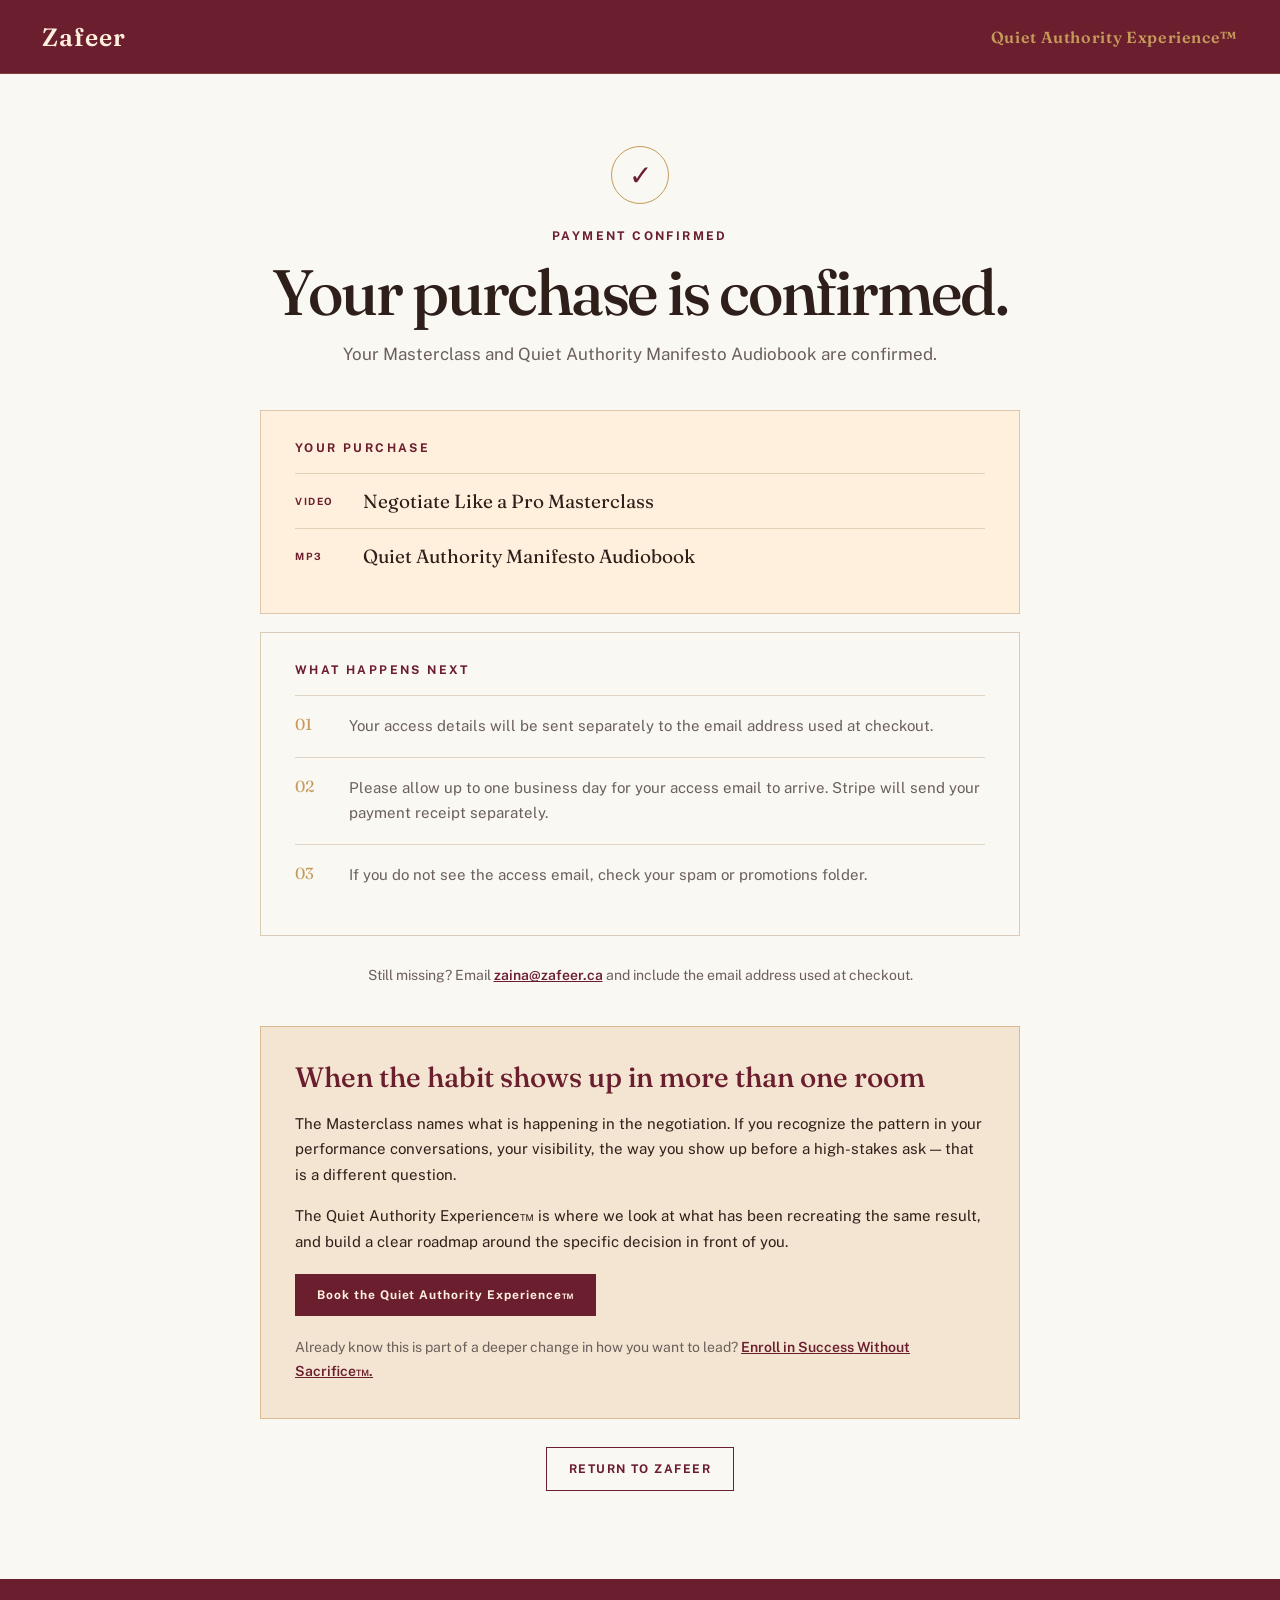
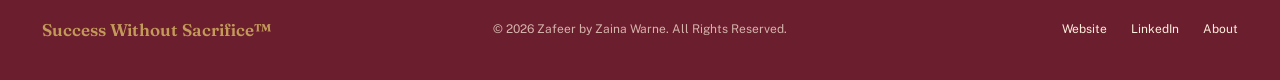
<file: negotiate-like-a-pro/thank-you-masterclass-audiobook.html>
<!doctype html>
<html lang="en">
<head>
<meta charset="utf-8">
<meta name="viewport" content="width=device-width,initial-scale=1">
<title>Negotiate Like a Pro | Purchase Confirmed</title>
<link rel="preconnect" href="https://fonts.googleapis.com">
<link rel="preconnect" href="https://fonts.gstatic.com" crossorigin>
<link href="https://fonts.googleapis.com/css2?family=Fraunces:opsz,wght@9..144,500;9..144,600&family=Public+Sans:wght@400;500;600;700&display=swap" rel="stylesheet">
<style>
:root{--b:#6B1E2E;--c:#2E1F1A;--m:#6B5F5A;--g:#C49A5A;--mg:#BFA888;--wc:#FFEFDD;--cc:#FAF8F3}*{box-sizing:border-box}body{margin:0;background:var(--cc);color:var(--c);font-family:"Public Sans",Arial,sans-serif}.review{background:var(--c);color:var(--wc);padding:10px 20px;display:flex;justify-content:center;gap:12px;align-items:center;font-size:12px}.review select{background:var(--cc);color:var(--c);border:0;padding:8px 12px;font:inherit}header,footer{background:var(--b);color:var(--wc)}nav{max-width:1440px;min-height:74px;margin:auto;padding:0 42px;display:flex;align-items:center;justify-content:space-between;border-bottom:1px solid rgba(196,154,90,.28)}a{color:inherit}.logo{font:600 25px "Fraunces",Georgia,serif;letter-spacing:.04em;text-decoration:none}.nav-cta{color:var(--g);font:600 16px "Fraunces",Georgia,serif;letter-spacing:.04em;text-decoration:none}main{min-height:700px}.confirm{width:min(760px,calc(100% - 40px));margin:auto;padding:72px 0 88px;text-align:center}.mark{width:58px;height:58px;margin:0 auto 25px;border:1px solid var(--g);border-radius:50%;display:grid;place-items:center;color:var(--b);font:28px Georgia,serif}.eyebrow,.label{margin:0;color:var(--b);font-size:12px;font-weight:700;letter-spacing:.2em}h1{margin:16px auto 14px;font:500 clamp(42px,6vw,64px)/1.04 "Fraunces",Georgia,serif;letter-spacing:-.035em}.sub{margin:0 auto 42px;color:var(--m);font-size:17px;line-height:1.7}.card,.steps{background:var(--wc);border:1px solid rgba(191,168,136,.55);padding:30px 34px;text-align:left}.products{margin-top:18px}.product{display:flex;align-items:center;gap:16px;padding:15px 0;border-top:1px solid rgba(191,168,136,.45);font:19px "Fraunces",Georgia,serif}.badge{min-width:52px;color:var(--b);font:700 10px "Public Sans",Arial,sans-serif;letter-spacing:.15em}.steps{margin-top:18px;background:transparent}.step{display:grid;grid-template-columns:42px 1fr;gap:12px;padding:18px 0;border-top:1px solid rgba(191,168,136,.45)}.step:first-of-type{margin-top:18px}.step span{color:var(--g);font:16px "Fraunces",Georgia,serif}.step p{margin:0;color:var(--m);font-size:15px;line-height:1.65}.support{margin:28px auto 0;color:var(--m);font-size:14px;line-height:1.7}.support a{color:var(--b);font-weight:600}.home{display:inline-block;margin-top:28px;padding:14px 22px;border:1px solid var(--b);color:var(--b);font-size:12px;font-weight:700;letter-spacing:.12em;text-decoration:none}footer{padding:40px 42px;display:grid;grid-template-columns:1fr auto 1fr;align-items:center;gap:24px}.footer-logo{color:var(--g);font:600 17px "Fraunces",Georgia,serif;text-decoration:none}.copy{color:rgba(255,239,221,.72);font-size:12px;text-align:center}.links{display:flex;justify-content:flex-end;gap:24px}.links a{font-size:12px;text-decoration:none}@media(max-width:700px){.review{flex-direction:column}.review select{width:100%}nav{min-height:66px;padding:0 20px}.logo{font-size:22px}.nav-cta{max-width:175px;font-size:13px;text-align:right}.confirm{padding:52px 0 64px}.card,.steps{padding:25px 22px}footer{padding:36px 22px;grid-template-columns:1fr;text-align:center}.links{justify-content:center}}
</style>
<style>
.bridge{margin:38px auto 0;padding:34px;border:1px solid rgba(196,154,90,.55);background:#F4E5D2;text-align:left}.bridge h2{margin:0 0 16px;color:var(--b);font:500 28px/1.2 "Fraunces",Georgia,serif}.bridge p{margin:0 0 16px;color:var(--c);font-size:15px;line-height:1.7}.bridge-btn{display:inline-block;margin-top:4px;padding:14px 22px;background:var(--b);color:var(--wc);font-size:12px;font-weight:700;letter-spacing:.08em;text-decoration:none}.bridge-direct{margin:20px 0 0!important;color:var(--m)!important;font-size:14px!important}.bridge-direct a{color:var(--b);font-weight:600}
</style>
</head>
<body>
<header>
<nav>
<a href="https://zafeer.ca" class="logo">Zafeer</a>
<a href="https://zainawarne.com/quiet-authority-experience.html" class="nav-cta">Quiet Authority Experience™</a>
</nav>
</header>
<main>
<section class="confirm">
<div class="mark">✓</div>
<p class="eyebrow">PAYMENT CONFIRMED</p>
<h1>Your purchase is confirmed.</h1>
<p class="sub">Your Masterclass and Quiet Authority Manifesto Audiobook are confirmed.</p>
<div class="card">
<p class="label">YOUR PURCHASE</p>
<div class="products">
<div class="product">
<span class="badge">VIDEO</span>
<span>Negotiate Like a Pro Masterclass</span>
</div>
<div class="product">
<span class="badge">MP3</span>
<span>Quiet Authority Manifesto Audiobook</span>
</div>
</div>
</div>
<div class="steps">
<p class="label">WHAT HAPPENS NEXT</p>
<div class="step">
<span>01</span>
<p>Your access details will be sent separately to the email address used at checkout.</p>
</div>
<div class="step">
<span>02</span>
<p>Please allow up to one business day for your access email to arrive. Stripe will send your payment receipt separately.</p>
</div>
<div class="step">
<span>03</span>
<p>If you do not see the access email, check your spam or promotions folder.</p>
</div>
</div>
<p class="support">Still missing? Email <a href="mailto:zaina@zafeer.ca">zaina@zafeer.ca</a> and include the email address used at checkout.</p>
<div class="bridge">
<h2>When the habit shows up in more than one room</h2>
<p>The Masterclass names what is happening in the negotiation. If you recognize the pattern in your performance conversations, your visibility, the way you show up before a high-stakes ask — that is a different question.</p>
<p>The Quiet Authority Experience™ is where we look at what has been recreating the same result, and build a clear roadmap around the specific decision in front of you.</p>
<a class="bridge-btn" href="https://zainawarne.com/quiet-authority-experience.html">Book the Quiet Authority Experience™</a>
<p class="bridge-direct">Already know this is part of a deeper change in how you want to lead? <a href="https://zafeer.ca/success-without-sacrifice-payment.html">Enroll in Success Without Sacrifice™.</a></p>
</div>
<a class="home" href="https://zafeer.ca">RETURN TO ZAFEER</a>
</section>
</main>
<footer>
<a href="https://zafeer.ca/success-without-sacrifice-payment.html" class="footer-logo">Success Without Sacrifice™</a>
<div class="copy">© 2026 Zafeer by Zaina Warne. All Rights Reserved.</div>
<div class="links">
<a href="https://zafeer.ca" target="_blank">Website</a>
<a href="https://linkedin.com/in/zaina-warne" target="_blank">LinkedIn</a>
<a href="https://zafeer.ca/about.html" target="_blank">About</a>
</div>
</footer>
</body>
</html>
</file>
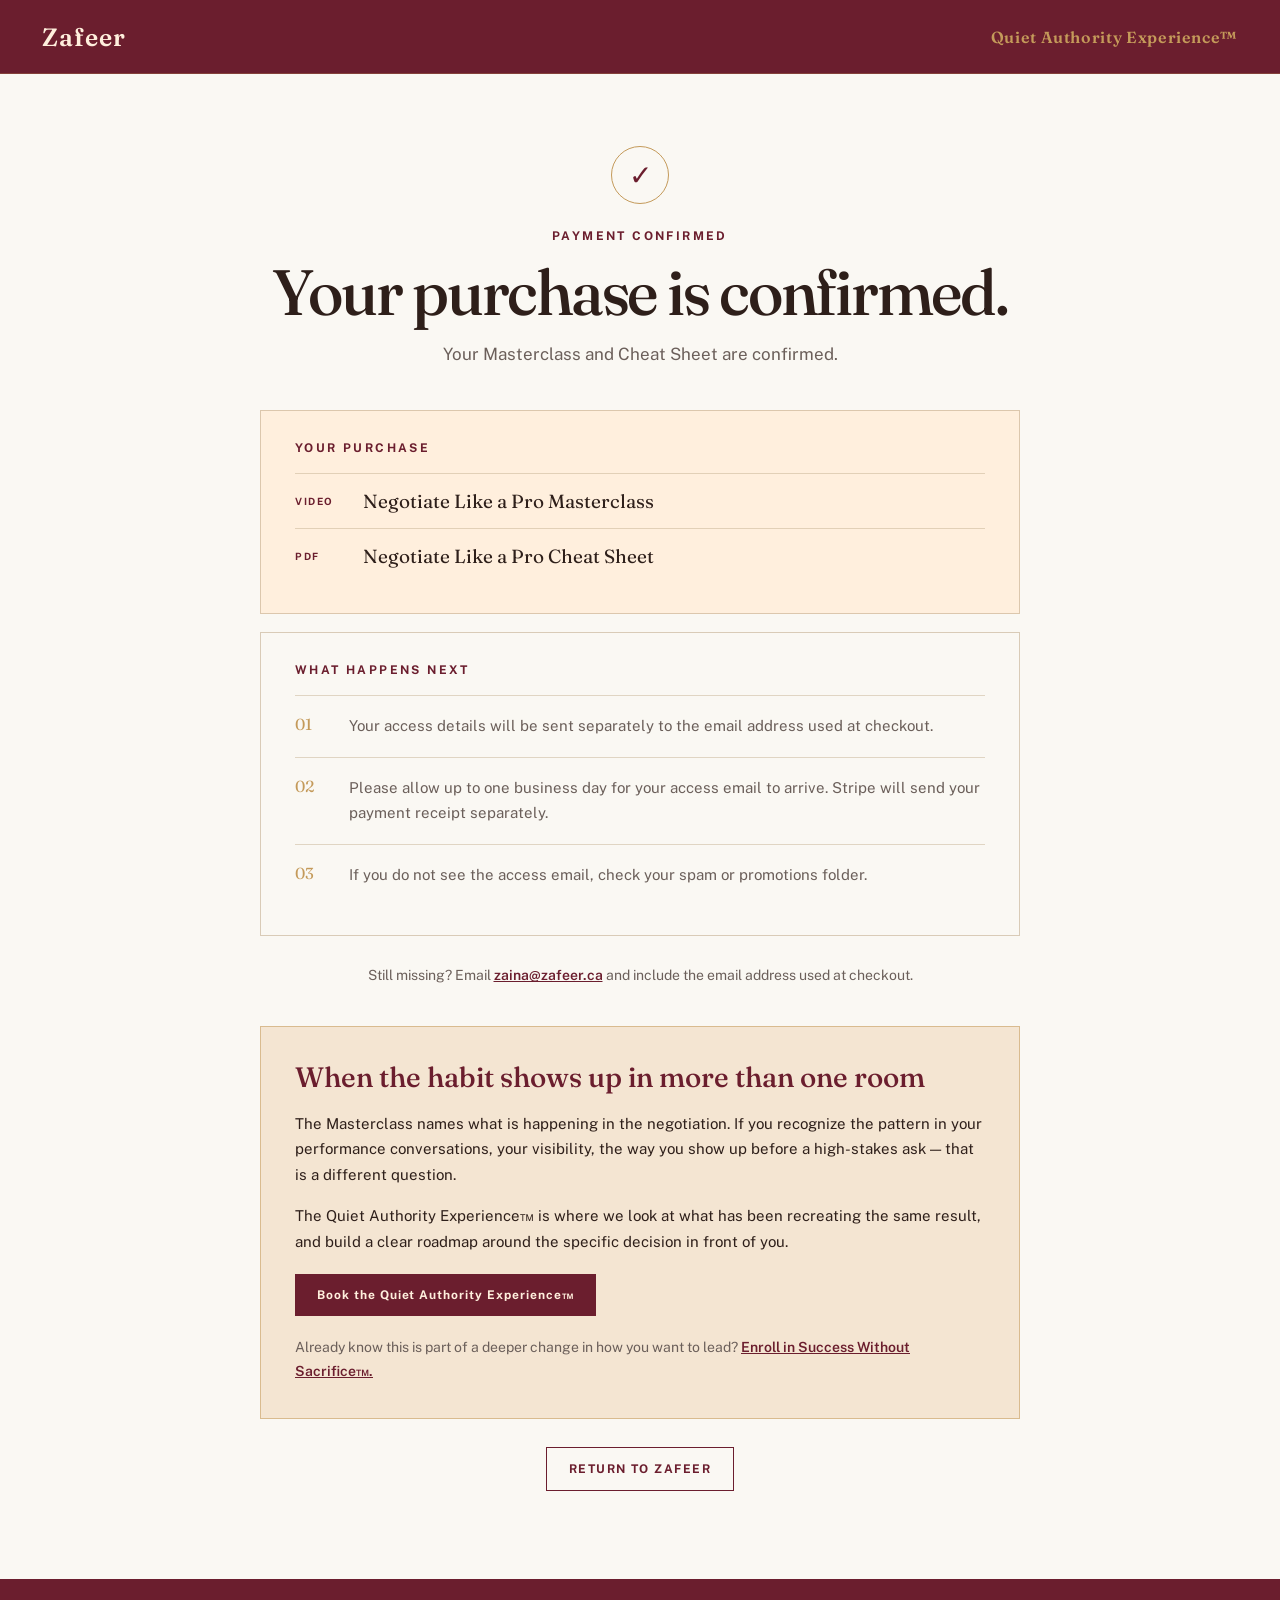
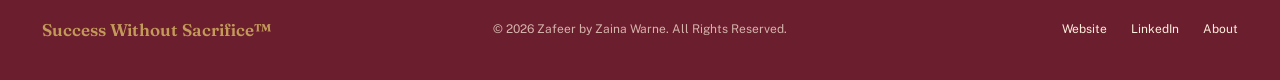
<file: negotiate-like-a-pro/thank-you-masterclass-cheat-sheet.html>
<!doctype html>
<html lang="en">
<head>
<meta charset="utf-8">
<meta name="viewport" content="width=device-width,initial-scale=1">
<title>Negotiate Like a Pro | Purchase Confirmed</title>
<link rel="preconnect" href="https://fonts.googleapis.com">
<link rel="preconnect" href="https://fonts.gstatic.com" crossorigin>
<link href="https://fonts.googleapis.com/css2?family=Fraunces:opsz,wght@9..144,500;9..144,600&family=Public+Sans:wght@400;500;600;700&display=swap" rel="stylesheet">
<style>
:root{--b:#6B1E2E;--c:#2E1F1A;--m:#6B5F5A;--g:#C49A5A;--mg:#BFA888;--wc:#FFEFDD;--cc:#FAF8F3}*{box-sizing:border-box}body{margin:0;background:var(--cc);color:var(--c);font-family:"Public Sans",Arial,sans-serif}.review{background:var(--c);color:var(--wc);padding:10px 20px;display:flex;justify-content:center;gap:12px;align-items:center;font-size:12px}.review select{background:var(--cc);color:var(--c);border:0;padding:8px 12px;font:inherit}header,footer{background:var(--b);color:var(--wc)}nav{max-width:1440px;min-height:74px;margin:auto;padding:0 42px;display:flex;align-items:center;justify-content:space-between;border-bottom:1px solid rgba(196,154,90,.28)}a{color:inherit}.logo{font:600 25px "Fraunces",Georgia,serif;letter-spacing:.04em;text-decoration:none}.nav-cta{color:var(--g);font:600 16px "Fraunces",Georgia,serif;letter-spacing:.04em;text-decoration:none}main{min-height:700px}.confirm{width:min(760px,calc(100% - 40px));margin:auto;padding:72px 0 88px;text-align:center}.mark{width:58px;height:58px;margin:0 auto 25px;border:1px solid var(--g);border-radius:50%;display:grid;place-items:center;color:var(--b);font:28px Georgia,serif}.eyebrow,.label{margin:0;color:var(--b);font-size:12px;font-weight:700;letter-spacing:.2em}h1{margin:16px auto 14px;font:500 clamp(42px,6vw,64px)/1.04 "Fraunces",Georgia,serif;letter-spacing:-.035em}.sub{margin:0 auto 42px;color:var(--m);font-size:17px;line-height:1.7}.card,.steps{background:var(--wc);border:1px solid rgba(191,168,136,.55);padding:30px 34px;text-align:left}.products{margin-top:18px}.product{display:flex;align-items:center;gap:16px;padding:15px 0;border-top:1px solid rgba(191,168,136,.45);font:19px "Fraunces",Georgia,serif}.badge{min-width:52px;color:var(--b);font:700 10px "Public Sans",Arial,sans-serif;letter-spacing:.15em}.steps{margin-top:18px;background:transparent}.step{display:grid;grid-template-columns:42px 1fr;gap:12px;padding:18px 0;border-top:1px solid rgba(191,168,136,.45)}.step:first-of-type{margin-top:18px}.step span{color:var(--g);font:16px "Fraunces",Georgia,serif}.step p{margin:0;color:var(--m);font-size:15px;line-height:1.65}.support{margin:28px auto 0;color:var(--m);font-size:14px;line-height:1.7}.support a{color:var(--b);font-weight:600}.home{display:inline-block;margin-top:28px;padding:14px 22px;border:1px solid var(--b);color:var(--b);font-size:12px;font-weight:700;letter-spacing:.12em;text-decoration:none}footer{padding:40px 42px;display:grid;grid-template-columns:1fr auto 1fr;align-items:center;gap:24px}.footer-logo{color:var(--g);font:600 17px "Fraunces",Georgia,serif;text-decoration:none}.copy{color:rgba(255,239,221,.72);font-size:12px;text-align:center}.links{display:flex;justify-content:flex-end;gap:24px}.links a{font-size:12px;text-decoration:none}@media(max-width:700px){.review{flex-direction:column}.review select{width:100%}nav{min-height:66px;padding:0 20px}.logo{font-size:22px}.nav-cta{max-width:175px;font-size:13px;text-align:right}.confirm{padding:52px 0 64px}.card,.steps{padding:25px 22px}footer{padding:36px 22px;grid-template-columns:1fr;text-align:center}.links{justify-content:center}}
</style>
<style>
.bridge{margin:38px auto 0;padding:34px;border:1px solid rgba(196,154,90,.55);background:#F4E5D2;text-align:left}.bridge h2{margin:0 0 16px;color:var(--b);font:500 28px/1.2 "Fraunces",Georgia,serif}.bridge p{margin:0 0 16px;color:var(--c);font-size:15px;line-height:1.7}.bridge-btn{display:inline-block;margin-top:4px;padding:14px 22px;background:var(--b);color:var(--wc);font-size:12px;font-weight:700;letter-spacing:.08em;text-decoration:none}.bridge-direct{margin:20px 0 0!important;color:var(--m)!important;font-size:14px!important}.bridge-direct a{color:var(--b);font-weight:600}
</style>
</head>
<body>
<header>
<nav>
<a href="https://zafeer.ca" class="logo">Zafeer</a>
<a href="https://zainawarne.com/quiet-authority-experience.html" class="nav-cta">Quiet Authority Experience™</a>
</nav>
</header>
<main>
<section class="confirm">
<div class="mark">✓</div>
<p class="eyebrow">PAYMENT CONFIRMED</p>
<h1>Your purchase is confirmed.</h1>
<p class="sub">Your Masterclass and Cheat Sheet are confirmed.</p>
<div class="card">
<p class="label">YOUR PURCHASE</p>
<div class="products">
<div class="product">
<span class="badge">VIDEO</span>
<span>Negotiate Like a Pro Masterclass</span>
</div>
<div class="product">
<span class="badge">PDF</span>
<span>Negotiate Like a Pro Cheat Sheet</span>
</div>
</div>
</div>
<div class="steps">
<p class="label">WHAT HAPPENS NEXT</p>
<div class="step">
<span>01</span>
<p>Your access details will be sent separately to the email address used at checkout.</p>
</div>
<div class="step">
<span>02</span>
<p>Please allow up to one business day for your access email to arrive. Stripe will send your payment receipt separately.</p>
</div>
<div class="step">
<span>03</span>
<p>If you do not see the access email, check your spam or promotions folder.</p>
</div>
</div>
<p class="support">Still missing? Email <a href="mailto:zaina@zafeer.ca">zaina@zafeer.ca</a> and include the email address used at checkout.</p>
<div class="bridge">
<h2>When the habit shows up in more than one room</h2>
<p>The Masterclass names what is happening in the negotiation. If you recognize the pattern in your performance conversations, your visibility, the way you show up before a high-stakes ask — that is a different question.</p>
<p>The Quiet Authority Experience™ is where we look at what has been recreating the same result, and build a clear roadmap around the specific decision in front of you.</p>
<a class="bridge-btn" href="https://zainawarne.com/quiet-authority-experience.html">Book the Quiet Authority Experience™</a>
<p class="bridge-direct">Already know this is part of a deeper change in how you want to lead? <a href="https://zafeer.ca/success-without-sacrifice-payment.html">Enroll in Success Without Sacrifice™.</a></p>
</div>
<a class="home" href="https://zafeer.ca">RETURN TO ZAFEER</a>
</section>
</main>
<footer>
<a href="https://zafeer.ca/success-without-sacrifice-payment.html" class="footer-logo">Success Without Sacrifice™</a>
<div class="copy">© 2026 Zafeer by Zaina Warne. All Rights Reserved.</div>
<div class="links">
<a href="https://zafeer.ca" target="_blank">Website</a>
<a href="https://linkedin.com/in/zaina-warne" target="_blank">LinkedIn</a>
<a href="https://zafeer.ca/about.html" target="_blank">About</a>
</div>
</footer>
</body>
</html>
</file>
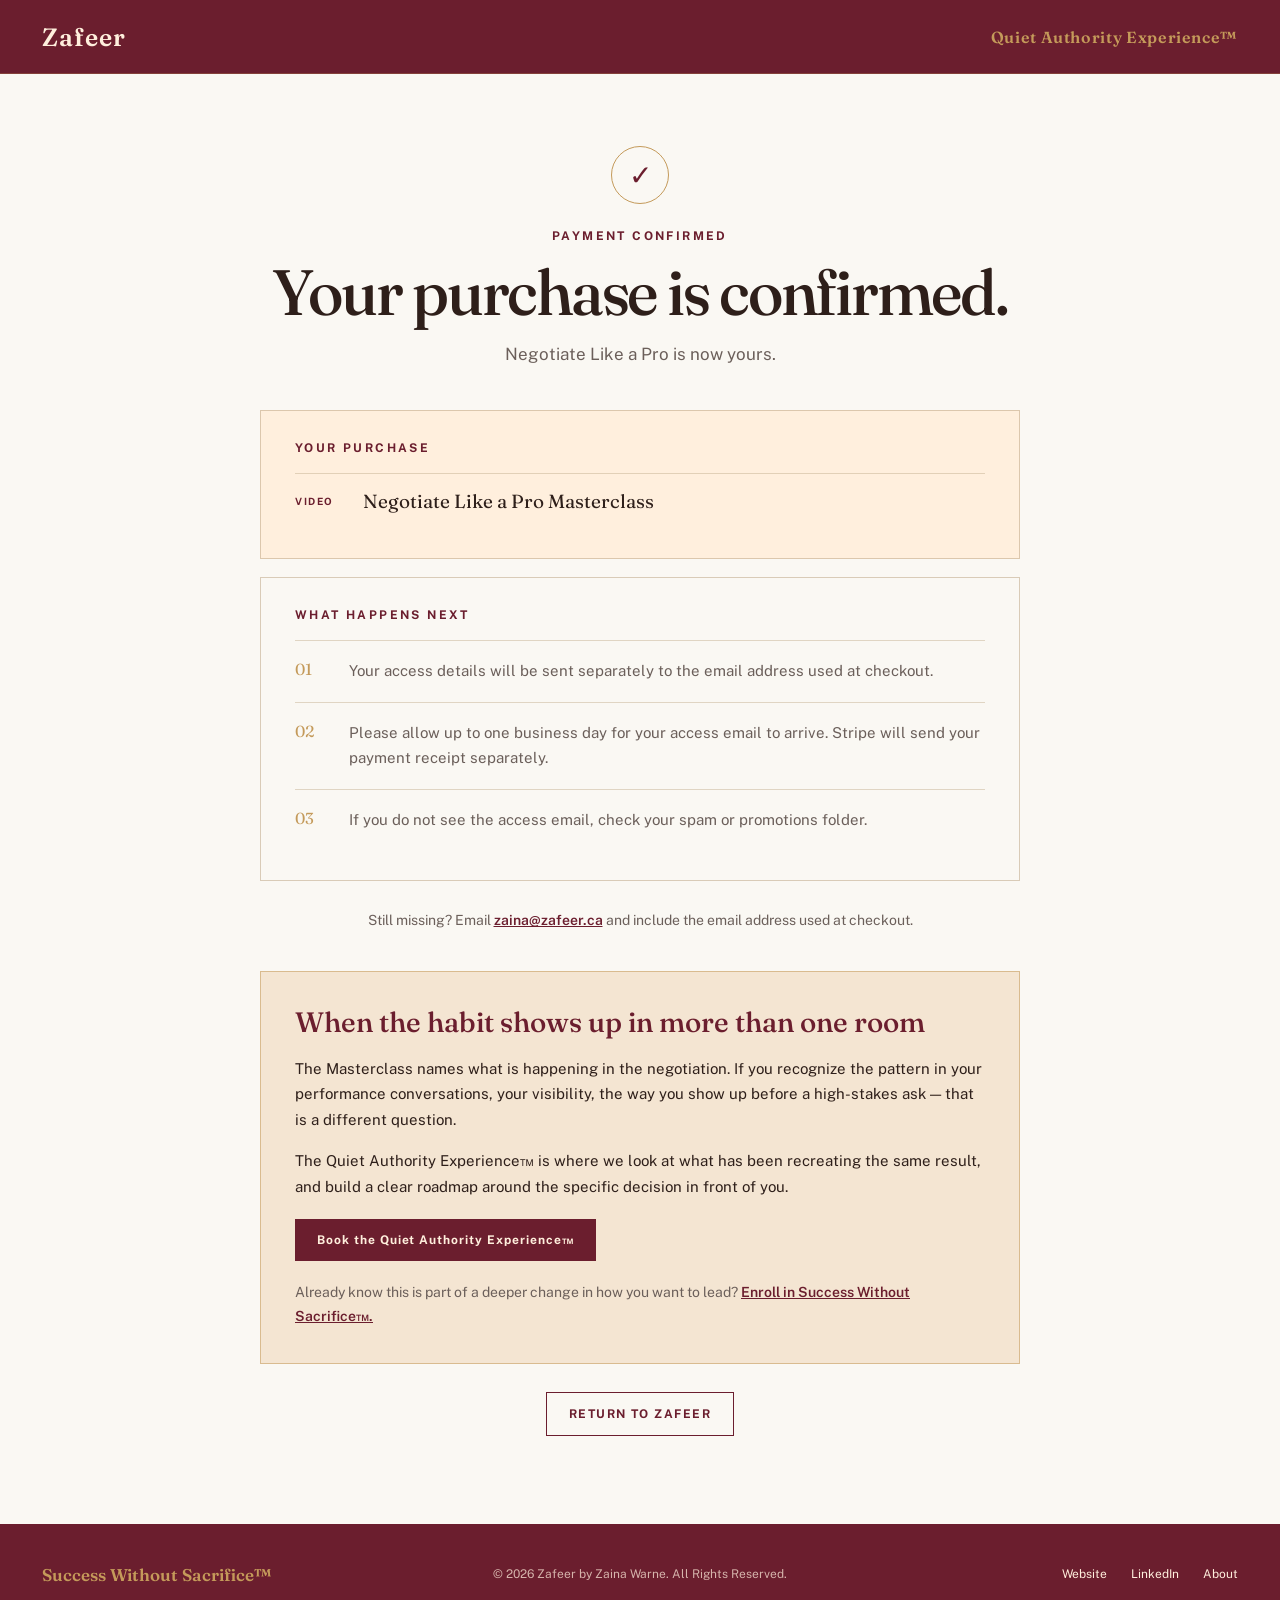
<file: negotiate-like-a-pro/thank-you-masterclass.html>
<!doctype html>
<html lang="en">
<head>
<meta charset="utf-8">
<meta name="viewport" content="width=device-width,initial-scale=1">
<title>Negotiate Like a Pro | Purchase Confirmed</title>
<link rel="preconnect" href="https://fonts.googleapis.com">
<link rel="preconnect" href="https://fonts.gstatic.com" crossorigin>
<link href="https://fonts.googleapis.com/css2?family=Fraunces:opsz,wght@9..144,500;9..144,600&family=Public+Sans:wght@400;500;600;700&display=swap" rel="stylesheet">
<style>
:root{--b:#6B1E2E;--c:#2E1F1A;--m:#6B5F5A;--g:#C49A5A;--mg:#BFA888;--wc:#FFEFDD;--cc:#FAF8F3}*{box-sizing:border-box}body{margin:0;background:var(--cc);color:var(--c);font-family:"Public Sans",Arial,sans-serif}.review{background:var(--c);color:var(--wc);padding:10px 20px;display:flex;justify-content:center;gap:12px;align-items:center;font-size:12px}.review select{background:var(--cc);color:var(--c);border:0;padding:8px 12px;font:inherit}header,footer{background:var(--b);color:var(--wc)}nav{max-width:1440px;min-height:74px;margin:auto;padding:0 42px;display:flex;align-items:center;justify-content:space-between;border-bottom:1px solid rgba(196,154,90,.28)}a{color:inherit}.logo{font:600 25px "Fraunces",Georgia,serif;letter-spacing:.04em;text-decoration:none}.nav-cta{color:var(--g);font:600 16px "Fraunces",Georgia,serif;letter-spacing:.04em;text-decoration:none}main{min-height:700px}.confirm{width:min(760px,calc(100% - 40px));margin:auto;padding:72px 0 88px;text-align:center}.mark{width:58px;height:58px;margin:0 auto 25px;border:1px solid var(--g);border-radius:50%;display:grid;place-items:center;color:var(--b);font:28px Georgia,serif}.eyebrow,.label{margin:0;color:var(--b);font-size:12px;font-weight:700;letter-spacing:.2em}h1{margin:16px auto 14px;font:500 clamp(42px,6vw,64px)/1.04 "Fraunces",Georgia,serif;letter-spacing:-.035em}.sub{margin:0 auto 42px;color:var(--m);font-size:17px;line-height:1.7}.card,.steps{background:var(--wc);border:1px solid rgba(191,168,136,.55);padding:30px 34px;text-align:left}.products{margin-top:18px}.product{display:flex;align-items:center;gap:16px;padding:15px 0;border-top:1px solid rgba(191,168,136,.45);font:19px "Fraunces",Georgia,serif}.badge{min-width:52px;color:var(--b);font:700 10px "Public Sans",Arial,sans-serif;letter-spacing:.15em}.steps{margin-top:18px;background:transparent}.step{display:grid;grid-template-columns:42px 1fr;gap:12px;padding:18px 0;border-top:1px solid rgba(191,168,136,.45)}.step:first-of-type{margin-top:18px}.step span{color:var(--g);font:16px "Fraunces",Georgia,serif}.step p{margin:0;color:var(--m);font-size:15px;line-height:1.65}.support{margin:28px auto 0;color:var(--m);font-size:14px;line-height:1.7}.support a{color:var(--b);font-weight:600}.home{display:inline-block;margin-top:28px;padding:14px 22px;border:1px solid var(--b);color:var(--b);font-size:12px;font-weight:700;letter-spacing:.12em;text-decoration:none}footer{padding:40px 42px;display:grid;grid-template-columns:1fr auto 1fr;align-items:center;gap:24px}.footer-logo{color:var(--g);font:600 17px "Fraunces",Georgia,serif;text-decoration:none}.copy{color:rgba(255,239,221,.72);font-size:12px;text-align:center}.links{display:flex;justify-content:flex-end;gap:24px}.links a{font-size:12px;text-decoration:none}@media(max-width:700px){.review{flex-direction:column}.review select{width:100%}nav{min-height:66px;padding:0 20px}.logo{font-size:22px}.nav-cta{max-width:175px;font-size:13px;text-align:right}.confirm{padding:52px 0 64px}.card,.steps{padding:25px 22px}footer{padding:36px 22px;grid-template-columns:1fr;text-align:center}.links{justify-content:center}}
</style>
<style>
.bridge{margin:38px auto 0;padding:34px;border:1px solid rgba(196,154,90,.55);background:#F4E5D2;text-align:left}.bridge h2{margin:0 0 16px;color:var(--b);font:500 28px/1.2 "Fraunces",Georgia,serif}.bridge p{margin:0 0 16px;color:var(--c);font-size:15px;line-height:1.7}.bridge-btn{display:inline-block;margin-top:4px;padding:14px 22px;background:var(--b);color:var(--wc);font-size:12px;font-weight:700;letter-spacing:.08em;text-decoration:none}.bridge-direct{margin:20px 0 0!important;color:var(--m)!important;font-size:14px!important}.bridge-direct a{color:var(--b);font-weight:600}
</style>
</head>
<body>
<header>
<nav>
<a href="https://zafeer.ca" class="logo">Zafeer</a>
<a href="https://zainawarne.com/quiet-authority-experience.html" class="nav-cta">Quiet Authority Experience™</a>
</nav>
</header>
<main>
<section class="confirm">
<div class="mark">✓</div>
<p class="eyebrow">PAYMENT CONFIRMED</p>
<h1>Your purchase is confirmed.</h1>
<p class="sub">Negotiate Like a Pro is now yours.</p>
<div class="card">
<p class="label">YOUR PURCHASE</p>
<div class="products">
<div class="product">
<span class="badge">VIDEO</span>
<span>Negotiate Like a Pro Masterclass</span>
</div>
</div>
</div>
<div class="steps">
<p class="label">WHAT HAPPENS NEXT</p>
<div class="step">
<span>01</span>
<p>Your access details will be sent separately to the email address used at checkout.</p>
</div>
<div class="step">
<span>02</span>
<p>Please allow up to one business day for your access email to arrive. Stripe will send your payment receipt separately.</p>
</div>
<div class="step">
<span>03</span>
<p>If you do not see the access email, check your spam or promotions folder.</p>
</div>
</div>
<p class="support">Still missing? Email <a href="mailto:zaina@zafeer.ca">zaina@zafeer.ca</a> and include the email address used at checkout.</p>
<div class="bridge">
<h2>When the habit shows up in more than one room</h2>
<p>The Masterclass names what is happening in the negotiation. If you recognize the pattern in your performance conversations, your visibility, the way you show up before a high-stakes ask — that is a different question.</p>
<p>The Quiet Authority Experience™ is where we look at what has been recreating the same result, and build a clear roadmap around the specific decision in front of you.</p>
<a class="bridge-btn" href="https://zainawarne.com/quiet-authority-experience.html">Book the Quiet Authority Experience™</a>
<p class="bridge-direct">Already know this is part of a deeper change in how you want to lead? <a href="https://zafeer.ca/success-without-sacrifice-payment.html">Enroll in Success Without Sacrifice™.</a></p>
</div>
<a class="home" href="https://zafeer.ca">RETURN TO ZAFEER</a>
</section>
</main>
<footer>
<a href="https://zafeer.ca/success-without-sacrifice-payment.html" class="footer-logo">Success Without Sacrifice™</a>
<div class="copy">© 2026 Zafeer by Zaina Warne. All Rights Reserved.</div>
<div class="links">
<a href="https://zafeer.ca" target="_blank">Website</a>
<a href="https://linkedin.com/in/zaina-warne" target="_blank">LinkedIn</a>
<a href="https://zafeer.ca/about.html" target="_blank">About</a>
</div>
</footer>
</body>
</html>
</file>
